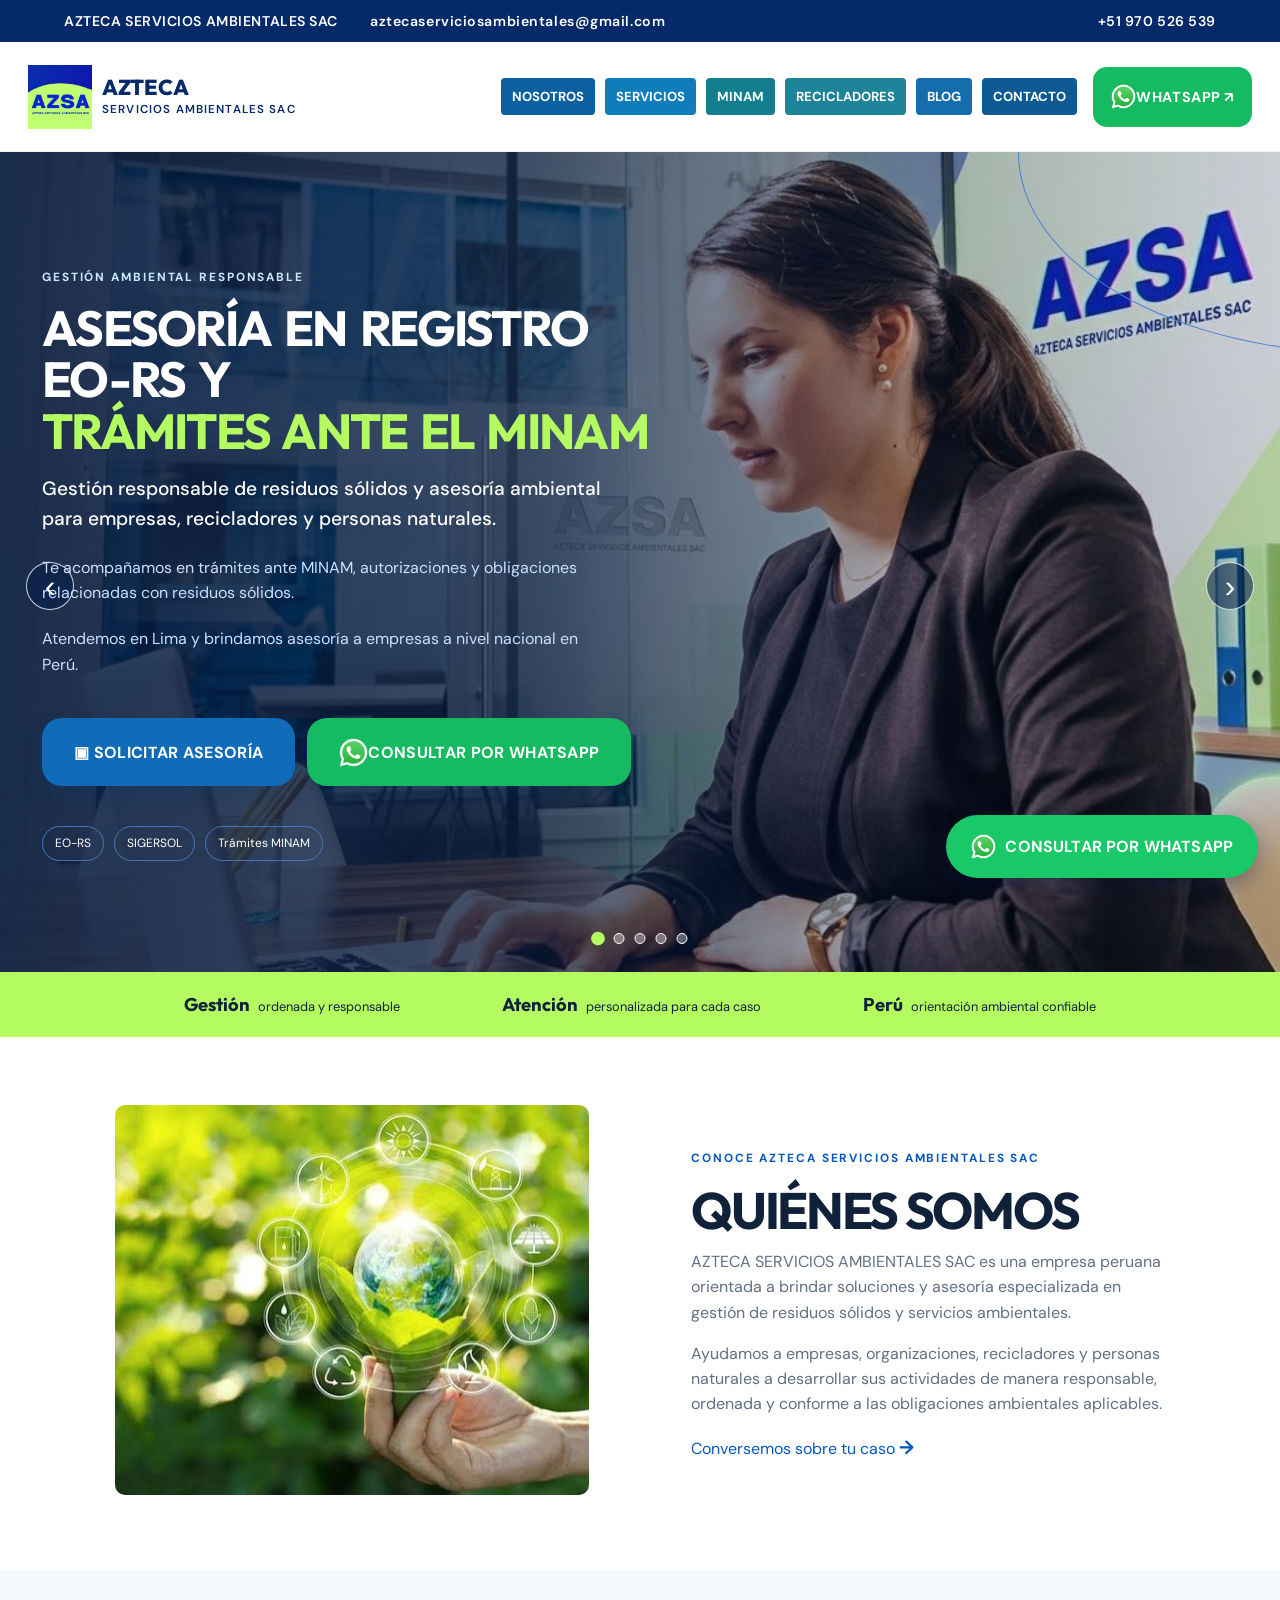
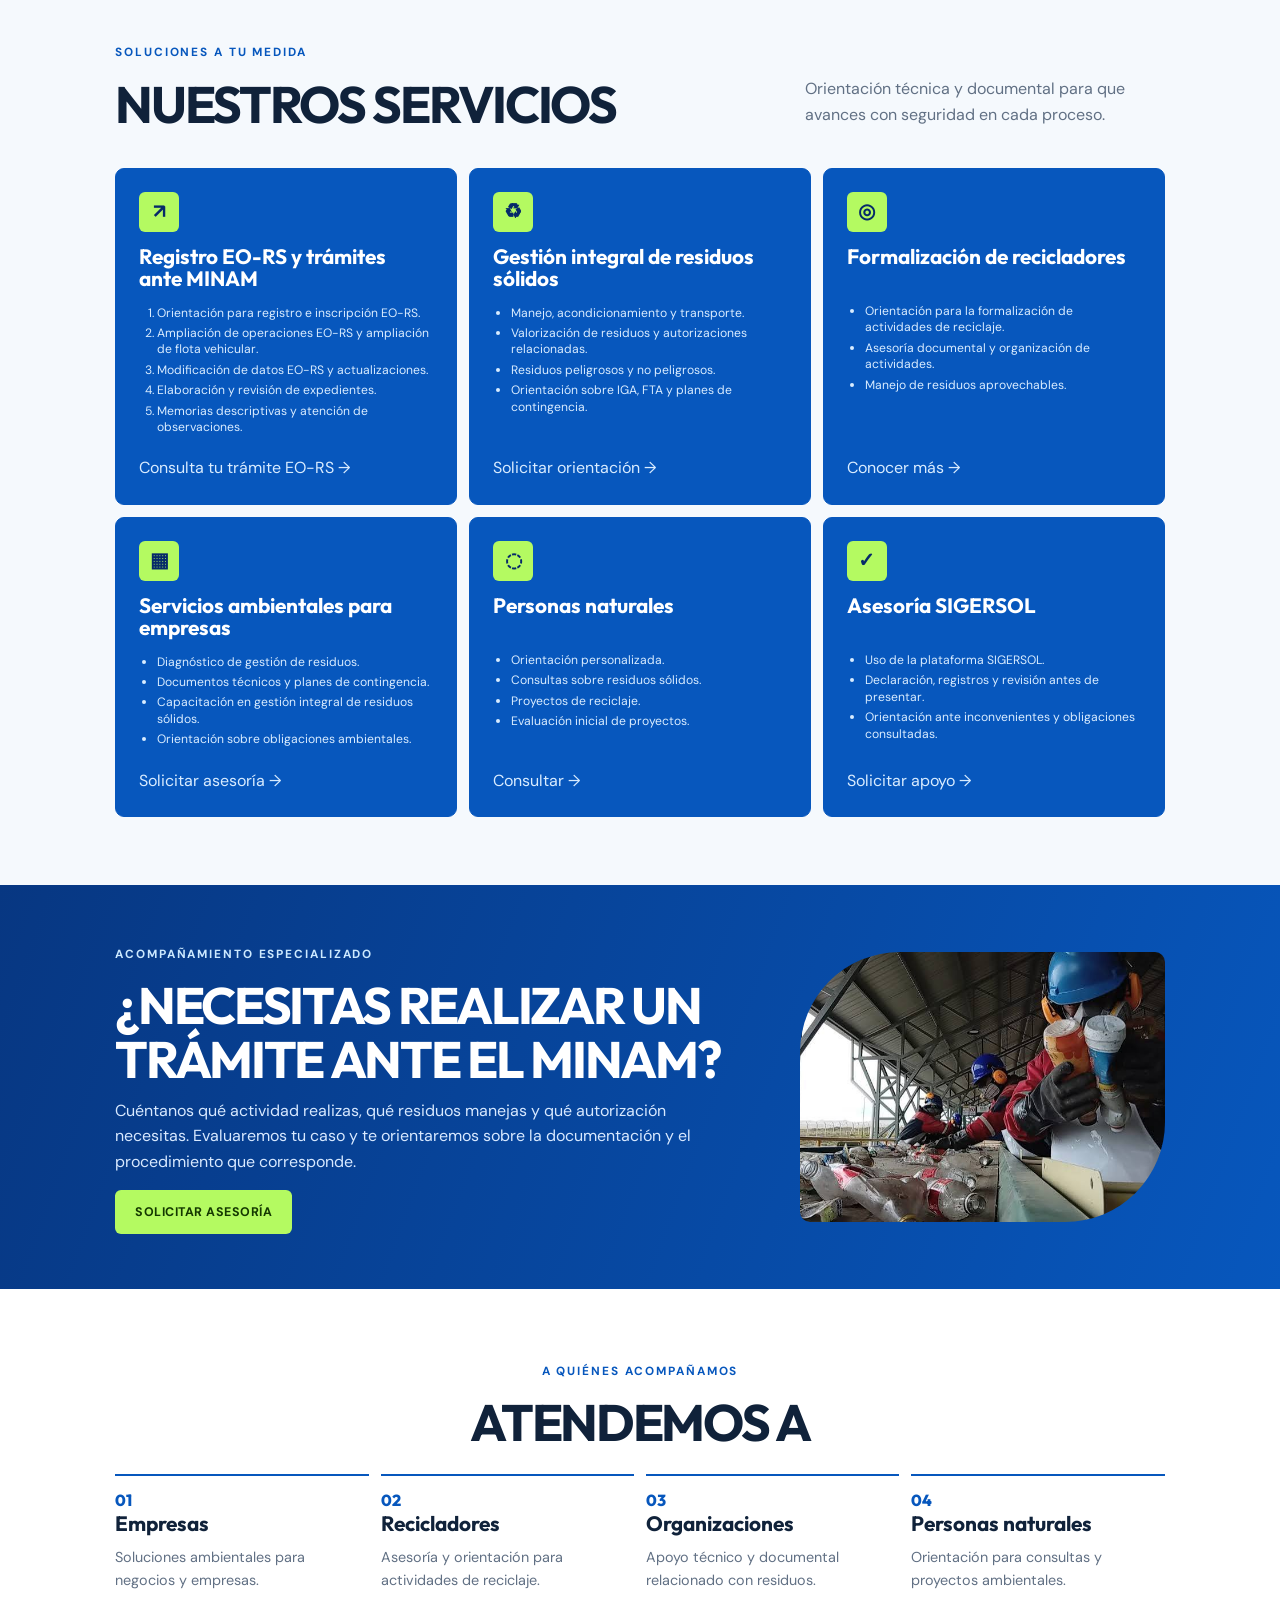
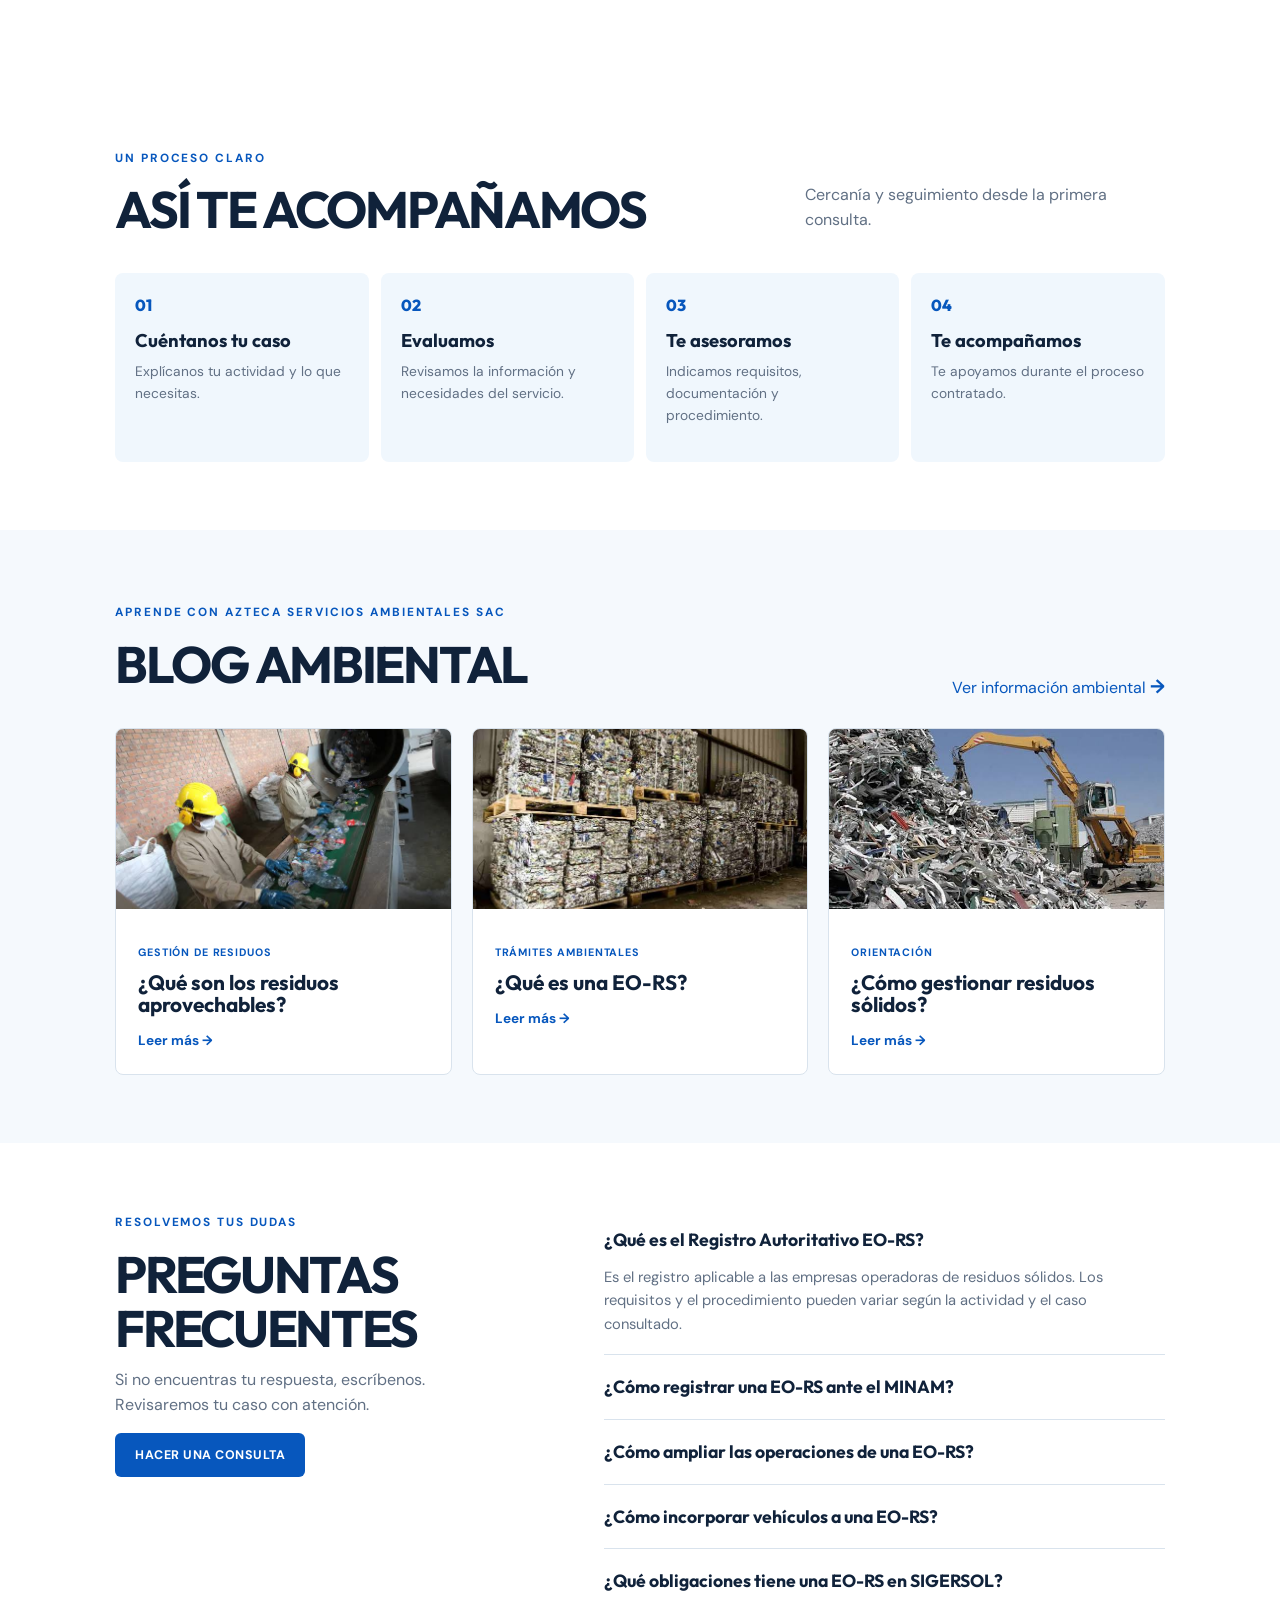
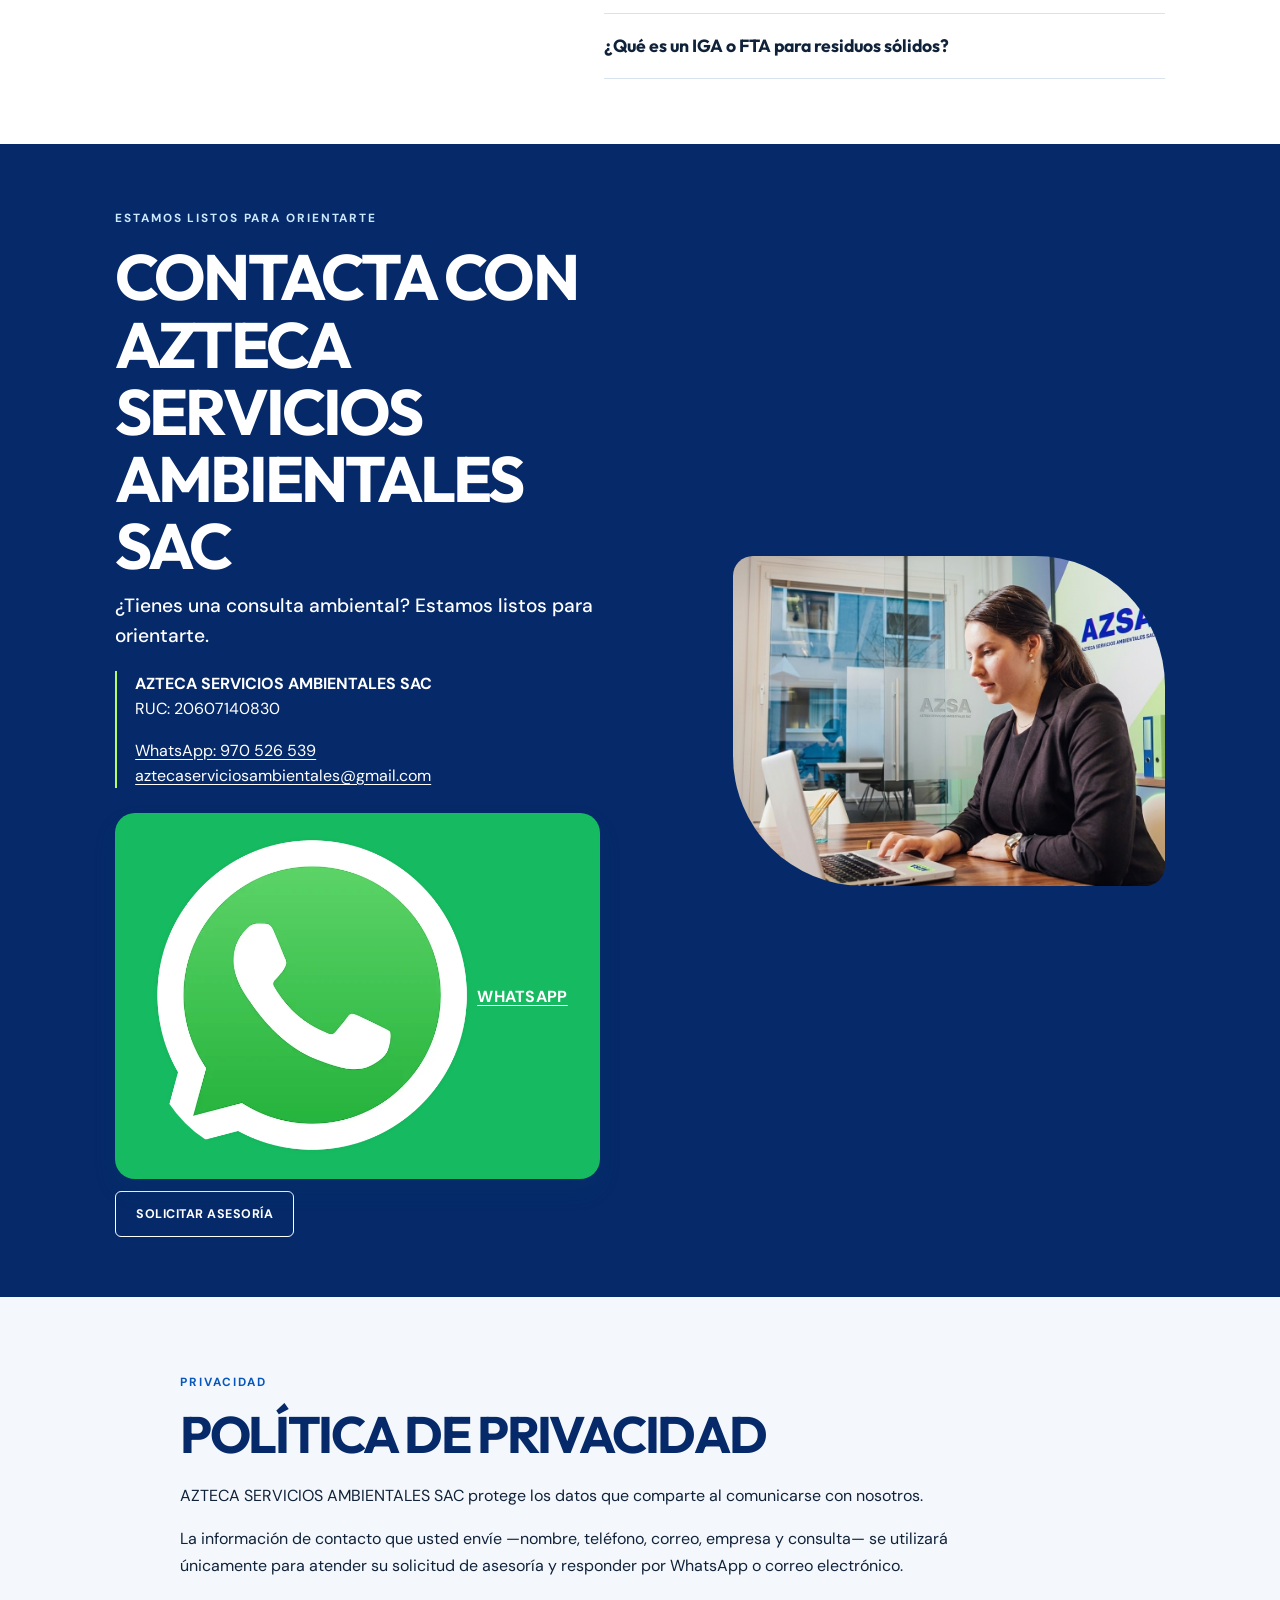
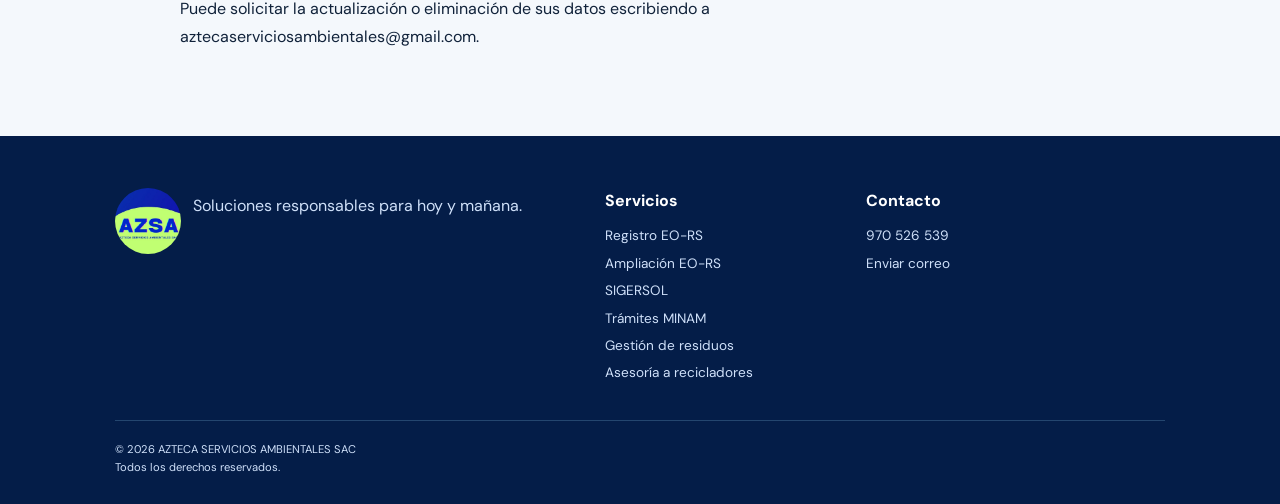
<file: index.html>
<!doctype html>
<html lang="es">
<head>
  <script type="text/javascript">
  (function(c,l,a,r,i,t,y){
      c[a]=c[a]||function(){(c[a].q=c[a].q||[]).push(arguments)};
      t=l.createElement(r);t.async=1;t.src="https://www.clarity.ms/tag/"+i;
      y=l.getElementsByTagName(r)[0];y.parentNode.insertBefore(t,y);
  })(window, document, "clarity", "script", "ye6p9t5ojd");
</script>
  <meta charset="utf-8"><meta name="viewport" content="width=device-width,initial-scale=1">
  <meta name="description" content="Asesoría ambiental en Perú para trámites ante MINAM, Registro EO-RS, SIGERSOL y gestión de residuos sólidos. Solicita orientación a AZSA.">
  <meta name="robots" content="index, follow">
  <meta name="theme-color" content="#062a69">
  <meta property="og:type" content="website">
  <meta property="og:locale" content="es_PE">
  <meta property="og:site_name" content="AZTECA SERVICIOS AMBIENTALES SAC">
  <meta property="og:title" content="Asesoría Ambiental en Perú | MINAM, EO-RS y SIGERSOL | AZSA">
  <meta property="og:description" content="Asesoría ambiental en Perú para trámites MINAM, Registro EO-RS, SIGERSOL y gestión de residuos sólidos.">
  <meta property="og:url" content="https://azsa.pe/">
  <meta property="og:image" content="https://azsa.pe/hero-azsa.jpg">
  <meta name="twitter:card" content="summary_large_image">
  <meta name="twitter:title" content="Asesoría Ambiental en Perú | MINAM, EO-RS y SIGERSOL | AZSA">
  <meta name="twitter:description" content="Asesoría ambiental en Perú para trámites MINAM, Registro EO-RS, SIGERSOL y gestión de residuos sólidos.">
  <link rel="canonical" href="https://azsa.pe/">
  <meta name="twitter:image" content="https://azsa.pe/hero-azsa.jpg">
  <title>Asesoría Ambiental en Perú | MINAM, EO-RS y SIGERSOL | AZSA</title>
  <script type="application/ld+json">
    {
      "@context": "https://schema.org",
      "@graph": [
        {"@type":"WebSite","@id":"https://azsa.pe/#website","url":"https://azsa.pe/","name":"AZTECA SERVICIOS AMBIENTALES SAC","inLanguage":"es-PE","publisher":{"@id":"https://azsa.pe/#organization"}},
        {"@type":"ProfessionalService","@id":"https://azsa.pe/#organization","name":"AZTECA SERVICIOS AMBIENTALES S.A.C.","alternateName":"AZSA","url":"https://azsa.pe/","description":"Asesoría ambiental para Registro EO-RS, trámites ante el MINAM, SIGERSOL y gestión de residuos sólidos en Perú.","logo":"https://azsa.pe/azsa-logo.png","image":"https://azsa.pe/hero-azsa.jpg","telephone":"+51970526539","email":"aztecaserviciosambientales@gmail.com","contactPoint":{"@type":"ContactPoint","telephone":"+51970526539","contactType":"customer service","availableLanguage":"Spanish"},"areaServed":{"@type":"Country","name":"Perú"},"sameAs":["https://wa.me/51970526539"]},
        {"@type":"FAQPage","mainEntity":[
          {"@type":"Question","name":"¿Qué es el Registro Autoritativo EO-RS?","acceptedAnswer":{"@type":"Answer","text":"Es el registro aplicable a las empresas operadoras de residuos sólidos. Los requisitos y el procedimiento pueden variar según la actividad y el caso consultado."}},
          {"@type":"Question","name":"¿Cómo registrar una EO-RS ante el MINAM?","acceptedAnswer":{"@type":"Answer","text":"El proceso requiere revisar la actividad, los documentos y los requisitos aplicables. AZSA brinda orientación técnica y documental para organizar la consulta y el expediente."}},
          {"@type":"Question","name":"¿Cómo ampliar las operaciones de una EO-RS?","acceptedAnswer":{"@type":"Answer","text":"La información requerida depende del alcance de la ampliación. Se recomienda evaluar previamente la actividad y la documentación correspondiente."}},
          {"@type":"Question","name":"¿Cómo incorporar vehículos a una EO-RS?","acceptedAnswer":{"@type":"Answer","text":"La ampliación de flota requiere revisar el cambio solicitado y la documentación aplicable antes de presentar el trámite."}},
          {"@type":"Question","name":"¿Qué obligaciones tiene una EO-RS en SIGERSOL?","acceptedAnswer":{"@type":"Answer","text":"Las obligaciones dependen de la actividad y los registros que correspondan. AZSA orienta sobre el uso de SIGERSOL y la revisión de información antes de presentarla."}},
          {"@type":"Question","name":"¿Qué es un IGA o FTA para residuos sólidos?","acceptedAnswer":{"@type":"Answer","text":"Son instrumentos o documentos ambientales cuya aplicación debe evaluarse según el proyecto y la normativa correspondiente. La orientación no garantiza la aprobación de una autoridad."}}
        ]}
      ]
    }
  </script>
  <link rel="stylesheet" href="styles.css"><style>.service-list{font-size:.78rem;line-height:1.35;padding-left:18px;margin:0 0 16px;color:#d9ecff}.service-list li{margin:4px 0}.brand small{font-size:.72rem;letter-spacing:.1em;margin-top:5px}.hero h1{letter-spacing:-.035em;word-spacing:.13em;max-width:800px}.hero h1 em{word-spacing:.1em}.hero{min-height:535px;padding-top:58px;padding-bottom:52px}.section{padding-top:68px;padding-bottom:68px}.service-grid{gap:12px}.service{background:var(--blue);color:#fff;border-color:var(--blue);min-height:270px;padding:23px}.service .icon{background:var(--lime);color:var(--navy);margin-bottom:14px}.service p,.service .card-link{color:#d9ecff}.service-list{font-size:.76rem}.service:not(.featured) .service-list{color:#d9ecff}.service h3{min-height:42px}.audience{margin-top:24px;gap:12px}.audience div{padding-top:12px}.steps{gap:12px}.steps article{padding:20px}.section-heading{margin-bottom:25px}.trust{padding-top:18px;padding-bottom:18px}.minam{padding-top:55px;padding-bottom:55px}.faq{padding-top:65px;padding-bottom:65px}summary:after{display:none}.faq summary{padding-right:10px}.contact{padding-top:60px;padding-bottom:60px}</style>
  <style>
    .topline {
      min-height: 42px;
      display: flex;
      align-items: center;
      gap: 32px;
      padding: 9px max(5vw, 30px);
      background: #062a69;
      color: #fff;
      font: 600 .88rem 'DM Sans';
      letter-spacing: .04em;
    }

    .topline a { color: inherit; }
    .topline a:last-child { margin-left: auto; }

    .header {
      height: 110px;
      gap: 36px;
      padding: 14px max(5vw, 30px);
    }

    .brand { font-size: 1.7rem; }
    .brand img { width: 76px; height: 76px; border-radius: 0; }
    .brand small { font-size: .72rem; }
    .header nav { gap: 28px; font-size: 1rem; }
    .header nav a {
      padding: 15px 18px;
      border-radius: 4px;
      color: #fff;
      line-height: 1;
    }
    .header nav a:nth-child(1) { background: #0b609f; }
    .header nav a:nth-child(2) { background: #0e7dba; }
    .header nav a:nth-child(3) { background: #147e91; }
    .header nav a:nth-child(4) { background: #1d8499; }
    .header nav a:nth-child(5) { background: #156dae; }
    .header nav a:nth-child(6) { background: #0d5a94; }

    .header-cta {
      min-height: 60px;
      background: #16bb61;
      color: #fff;
      padding: 19px 28px;
      border-radius: 14px;
      font-size: 1.05rem;
      letter-spacing: .04em;
      position: relative;
      overflow: hidden;
      animation: whatsappPulse 2.2s ease-in-out infinite;
    }

    .hero .actions .button,
    .contact .actions .button-lime {
      min-height: 68px;
      padding: 18px 32px;
      border: 0;
      border-radius: 20px;
      color: #fff;
      font-size: 1rem;
      letter-spacing: .02em;
      background: #106bb8;
      box-shadow: 0 12px 20px rgba(6, 54, 110, .22);
    }

    .hero .actions .button-accent,
    .contact .actions .button-lime { background: #106bb8; }

    .hero .actions .button-outline,
    .contact .actions .button-lime {
      background: #16bb61;
      position: relative;
      overflow: hidden;
      animation: whatsappPulse 2.2s ease-in-out infinite;
    }

    .header-cta::after,
    .hero .actions .button-outline::after,
    .contact .actions .button-lime::after,
    .whatsapp::after {
      content: '';
      position: absolute;
      inset: 0;
      background: linear-gradient(110deg, transparent 28%, rgba(255,255,255,.42) 48%, transparent 68%);
      transform: translateX(-120%);
      animation: whatsappShine 2.8s ease-in-out infinite;
      pointer-events: none;
    }

    .whatsapp {
      display: inline-flex;
      align-items: center;
      gap: 9px;
      padding: 19px 25px;
      background: #19c866;
      color: #fff;
      font-size: 1rem;
      letter-spacing: .01em;
      position: fixed;
      overflow: hidden;
      animation: whatsappPulse 2.2s ease-in-out infinite;
    }

    .whatsapp span { display: inline; }

    .whatsapp-icon {
      width: 25px;
      height: 25px;
      flex: 0 0 25px;
      object-fit: contain;
    }

    .hero .actions .whatsapp-icon { width: 29px; height: 29px; flex-basis: 29px; }

    @keyframes whatsappPulse {
      0%, 100% { box-shadow: 0 8px 22px rgba(13, 117, 58, .32); transform: scale(1); }
      50% { box-shadow: 0 10px 30px rgba(31, 210, 102, .72); transform: scale(1.045); }
    }

    @keyframes whatsappShine {
      0%, 42% { transform: translateX(-120%); }
      68%, 100% { transform: translateX(120%); }
    }

    .hero .actions .button:hover,
    .contact .actions .button-lime:hover { filter: brightness(1.08); }

    .hero {
      display: block;
      min-height: 820px;
      padding: 0;
      position: relative;
      isolation: isolate;
      overflow: hidden;
      background: var(--navy);
    }

    .hero-carousel,
    .hero-carousel-track,
    .hero-slide,
    .hero-carousel-overlay { position: absolute; inset: 0; }
    .hero-carousel { z-index: 0; }
    .hero-slide { width: 100%; height: 100%; object-fit: cover; opacity: 0; transition: opacity .75s ease; }
    .hero-slide.is-active { opacity: 1; }
    .hero-carousel-overlay { background: linear-gradient(90deg, rgba(2, 24, 61, .88) 0%, rgba(2, 24, 61, .70) 42%, rgba(2, 24, 61, .22) 75%, rgba(2, 24, 61, .12) 100%); pointer-events: none; }
    .hero-copy { position: relative; z-index: 2; min-height: 820px; max-width: 850px; padding: 92px max(6vw, 42px); display: flex; flex-direction: column; justify-content: center; }
    .hero h1 { font-size: clamp(2.45rem, 3.85vw, 4.9rem); max-width: 640px; }
    .hero-carousel-control { position: absolute; z-index: 3; top: 50%; width: 48px; height: 48px; border: 1px solid rgba(255,255,255,.78); border-radius: 50%; background: rgba(3, 29, 72, .55); color: #fff; font-size: 2rem; line-height: 1; display: grid; place-items: center; cursor: pointer; transition: background .2s, transform .2s; }
    .hero-carousel-control:hover, .hero-carousel-control:focus-visible { background: rgba(6, 87, 189, .92); transform: scale(1.07); outline: 3px solid var(--lime); outline-offset: 3px; }
    .hero-carousel-prev { left: 26px; }
    .hero-carousel-next { right: 26px; }
    .hero-carousel-dots { position: absolute; z-index: 3; left: 50%; bottom: 28px; transform: translateX(-50%); display: flex; gap: 10px; }
    .hero-carousel-dot { width: 11px; height: 11px; padding: 0; border: 1px solid #fff; border-radius: 50%; background: rgba(255,255,255,.35); cursor: pointer; transition: transform .2s, background .2s; }
    .hero-carousel-dot.is-active { background: var(--lime); border-color: var(--lime); transform: scale(1.25); }

    .contact > img {
      object-position: center;
      opacity: 1;
    }

    .privacy {
      padding: 70px max(9vw, 38px);
      background: #f4f8fc;
      color: #10223a;
    }

    .privacy-inner { max-width: 920px; margin: 0 auto; }
    .privacy h2 { margin: 8px 0 20px; color: #062a69; }
    .privacy p { max-width: 780px; line-height: 1.7; }
    .privacy-consent {
      display: flex;
      align-items: flex-start;
      gap: 10px;
      margin: 16px 0;
      font-size: .9rem;
      line-height: 1.4;
    }
    .privacy-consent input { width: auto; margin-top: 3px; }
    .privacy-consent a { color: #0768b4; font-weight: 700; text-decoration: underline; }

    @media (min-width: 901px) and (max-width: 1280px) {
      .header { gap: 16px; padding-inline: 28px; }
      .brand { font-size: 1.35rem; }
      .brand img { width: 64px; height: 64px; }
      .header nav { gap: 10px; font-size: .82rem; }
      .header nav a { padding: 12px 11px; }
      .header-cta { padding: 16px 18px; font-size: .9rem; }
      .hero-copy { padding-inline: 42px; }
    }

    @media (max-width: 900px) {
      .topline { gap: 18px; padding-inline: 28px; font-size: .76rem; }
      .header { height: 92px; padding-inline: 28px; }
      .brand { font-size: 1.35rem; }
      .brand img { width: 62px; height: 62px; }
      .header-cta { display: none; }
      .menu-toggle { display: block; }
      .header nav.open {
        top: 92px;
        gap: 10px;
        padding: 18px 28px 24px;
        box-shadow: 0 12px 24px rgba(4, 29, 72, .16);
      }
      .header nav.open a { width: 100%; padding: 15px 18px; }
      .hero { min-height: 650px; }
      .hero-copy { min-height: 650px; padding: 72px max(7vw, 34px); }
      .hero h1 { font-size: clamp(3.1rem, 8vw, 5.4rem); }
      .hero-carousel-overlay { background: linear-gradient(90deg, rgba(2, 24, 61, .88), rgba(2, 24, 61, .52)); }
      .trust { gap: 18px 34px; justify-content: flex-start; flex-wrap: wrap; }
      .section-heading { align-items: flex-start; }
    }

    @media (max-width: 560px) {
      .hero .actions .button { width: 100%; }
      .topline { gap: 6px 14px; min-height: 56px; flex-wrap: wrap; font-size: .68rem; }
      .topline a:last-child { margin-left: 0; }
      .header { height: 84px; }
      .brand img { width: 54px; height: 54px; }
      .header-cta { padding: 14px 18px; font-size: .84rem; }
      .header nav a { padding: 11px 14px; }
      .hero { min-height: 680px; }
      .hero-copy { min-height: 680px; padding: 54px 22px 100px; }
      .hero h1 { font-size: clamp(2.1rem, 10vw, 3rem); }
      .hero .lead { font-size: 1rem; }
      .hero-copy > p:not(.eyebrow):not(.lead) { font-size: .9rem; }
      .hero-carousel-control { top: auto; bottom: 20px; width: 42px; height: 42px; font-size: 1.7rem; }
      .hero-carousel-prev { left: 22px; }
      .hero-carousel-next { right: 22px; }
      .hero-carousel-dots { bottom: 36px; gap: 8px; }
      .header nav.open { top: 84px; padding-inline: 18px; }
      .section-heading { display: block; }
      .whatsapp { width: auto; height: auto; padding: 16px 18px; font-size: .82rem; }
    }
  </style>
</head>
<body>
  <header class="header"><a class="brand" href="#inicio"><img src="azsa-logo.png" alt="Logo AZTECA SERVICIOS AMBIENTALES SAC" width="424" height="424" decoding="async"><span>AZTECA <small>SERVICIOS AMBIENTALES SAC</small></span></a><button class="menu-toggle" aria-label="Abrir menú">☰</button><nav><a href="#nosotros">Nosotros</a><a href="#servicios">Servicios</a><a href="#minam">MINAM</a><a href="#recicladores">Recicladores</a><a href="#blog">Blog</a></nav><a class="button button-light header-cta" target="_blank" rel="noopener" href="https://wa.me/51970526539?text=Hola%20AZTECA%20SERVICIOS%20AMBIENTALES%20SAC%2C%20deseo%20realizar%20una%20consulta%20sobre%20sus%20servicios%20ambientales.">Consultar por WhatsApp</a></header>
  <main>
    <section id="inicio" class="hero">
      <div class="hero-carousel" aria-label="Galería de servicios ambientales">
        <div class="hero-carousel-track">
          <img class="hero-slide is-active" src="hero-azsa.jpg" alt="Asesora de AZTECA SERVICIOS AMBIENTALES SAC en oficina" width="1024" height="1024" decoding="async" fetchpriority="high">
          <img class="hero-slide" src="carrusel-2.jpg" alt="Gestión responsable de residuos de cobre" width="1536" height="1024" decoding="async">
          <img class="hero-slide" src="carrusel-3.jpg" alt="Planta de valorización de residuos sólidos" width="1536" height="1024" decoding="async">
          <img class="hero-slide" src="carrusel-4.jpg" alt="Orientación para trámites ambientales ante MINAM" width="1536" height="1024" decoding="async">
          <img class="hero-slide" src="carrusel-5.jpg" alt="Valorización y exportación de chatarra metálica" width="1536" height="1024" decoding="async">
        </div>
        <div class="hero-carousel-overlay" aria-hidden="true"></div>
        <button class="hero-carousel-control hero-carousel-prev" type="button" aria-label="Imagen anterior">‹</button>
        <button class="hero-carousel-control hero-carousel-next" type="button" aria-label="Imagen siguiente">›</button>
        <div class="hero-carousel-dots" role="tablist" aria-label="Seleccionar imagen de la carátula">
          <button class="hero-carousel-dot is-active" type="button" role="tab" aria-label="Mostrar imagen 1" aria-selected="true"></button>
          <button class="hero-carousel-dot" type="button" role="tab" aria-label="Mostrar imagen 2" aria-selected="false"></button>
          <button class="hero-carousel-dot" type="button" role="tab" aria-label="Mostrar imagen 3" aria-selected="false"></button>
          <button class="hero-carousel-dot" type="button" role="tab" aria-label="Mostrar imagen 4" aria-selected="false"></button>
          <button class="hero-carousel-dot" type="button" role="tab" aria-label="Mostrar imagen 5" aria-selected="false"></button>
        </div>
      </div>
      <div class="hero-copy"><p class="eyebrow">Gestión ambiental responsable</p><h1>ASESORÍA EN REGISTRO EO-RS Y <em>TRÁMITES ANTE EL MINAM</em></h1><p class="lead">Gestión responsable de residuos sólidos y asesoría ambiental para empresas, recicladores y personas naturales.</p><p>Te acompañamos en trámites ante MINAM, autorizaciones y obligaciones relacionadas con residuos sólidos.</p><p>Atendemos en Lima y brindamos asesoría a empresas a nivel nacional en Perú.</p><div class="actions"><button class="button button-accent open-modal">Solicitar asesoría</button><a class="button button-outline" href="https://wa.me/51970526539" target="_blank" rel="noopener">Consulta por WhatsApp</a></div><div class="hero-pills"><span>EO-RS</span><span>SIGERSOL</span><span>Trámites MINAM</span></div></div>
    </section>
    <section class="trust"><div><strong>Gestión</strong><span>ordenada y responsable</span></div><div><strong>Atención</strong><span>personalizada para cada caso</span></div><div><strong>Perú</strong><span>orientación ambiental confiable</span></div></section>
    <section id="nosotros" class="section split"><div class="image-frame"><img src="images (1).jpg" alt="Innovación y sostenibilidad ambiental" width="738" height="414" loading="lazy" decoding="async"></div><div><p class="eyebrow blue">Conoce AZTECA SERVICIOS AMBIENTALES SAC</p><h2>QUIÉNES SOMOS</h2><p>AZTECA SERVICIOS AMBIENTALES SAC es una empresa peruana orientada a brindar soluciones y asesoría especializada en gestión de residuos sólidos y servicios ambientales.</p><p>Ayudamos a empresas, organizaciones, recicladores y personas naturales a desarrollar sus actividades de manera responsable, ordenada y conforme a las obligaciones ambientales aplicables.</p><a class="text-link open-modal" href="#contacto">Conversemos sobre tu caso <b>→</b></a></div></section>
    <section id="servicios" class="section soft"><div class="section-heading"><div><p class="eyebrow blue">Soluciones a tu medida</p><h2>NUESTROS SERVICIOS</h2></div><p>Orientación técnica y documental para que avances con seguridad en cada proceso.</p></div><div class="service-grid">
      <article class="service featured"><span class="icon">↗</span><h3><a href="/registro-eo-rs/">Registro EO-RS y trámites ante MINAM</a></h3><ol class="service-list"><li>Orientación para registro e inscripción EO-RS.</li><li><a href="/ampliacion-modificacion-eo-rs/">Ampliación de operaciones EO-RS y ampliación de flota vehicular.</a></li><li>Modificación de datos EO-RS y actualizaciones.</li><li>Elaboración y revisión de expedientes.</li><li>Memorias descriptivas y atención de observaciones.</li></ol><button class="card-link open-modal">Consulta tu trámite EO-RS →</button></article>
      <article class="service"><span class="icon">♻</span><h3><a href="/gestion-residuos-solidos/">Gestión integral de residuos sólidos</a></h3><ul class="service-list"><li>Manejo, acondicionamiento y transporte.</li><li>Valorización de residuos y autorizaciones relacionadas.</li><li>Residuos peligrosos y no peligrosos.</li><li>Orientación sobre IGA, FTA y planes de contingencia.</li></ul><button class="card-link open-modal">Solicitar orientación →</button></article>
      <article id="recicladores" class="service"><span class="icon">◎</span><h3><a href="/asesoria-recicladores/">Formalización de recicladores</a></h3><ul class="service-list"><li>Orientación para la formalización de actividades de reciclaje.</li><li>Asesoría documental y organización de actividades.</li><li>Manejo de residuos aprovechables.</li></ul><button class="card-link open-modal">Conocer más →</button></article>
      <article class="service"><span class="icon">▦</span><h3><a href="/tramites-minam/">Servicios ambientales para empresas</a></h3><ul class="service-list"><li>Diagnóstico de gestión de residuos.</li><li>Documentos técnicos y planes de contingencia.</li><li>Capacitación en gestión integral de residuos sólidos.</li><li>Orientación sobre obligaciones ambientales.</li></ul><button class="card-link open-modal">Solicitar asesoría →</button></article>
      <article class="service"><span class="icon">◌</span><h3>Personas naturales</h3><ul class="service-list"><li>Orientación personalizada.</li><li>Consultas sobre residuos sólidos.</li><li>Proyectos de reciclaje.</li><li>Evaluación inicial de proyectos.</li></ul><button class="card-link open-modal">Consultar →</button></article>
      <article class="service"><span class="icon">✓</span><h3><a href="/sigersol/">Asesoría SIGERSOL</a></h3><ul class="service-list"><li>Uso de la plataforma SIGERSOL.</li><li>Declaración, registros y revisión antes de presentar.</li><li>Orientación ante inconvenientes y obligaciones consultadas.</li></ul><button class="card-link open-modal">Solicitar apoyo →</button></article>
    </div></section>
    <section id="minam" class="minam"><div><p class="eyebrow">Acompañamiento especializado</p><h2>¿NECESITAS REALIZAR UN TRÁMITE ANTE EL MINAM?</h2><p>Cuéntanos qué actividad realizas, qué residuos manejas y qué autorización necesitas. Evaluaremos tu caso y te orientaremos sobre la documentación y el procedimiento que corresponde.</p><button class="button button-lime open-modal">Solicitar asesoría</button></div><img src="imagenes 2.jpg" alt="Clasificación profesional de residuos reciclables" width="649" height="472" loading="lazy" decoding="async"></section>
    <section class="section"><p class="eyebrow blue center">A quiénes acompañamos</p><h2 class="center">ATENDEMOS A</h2><div class="audience"><div><b>01</b><h3>Empresas</h3><p>Soluciones ambientales para negocios y empresas.</p></div><div><b>02</b><h3>Recicladores</h3><p>Asesoría y orientación para actividades de reciclaje.</p></div><div><b>03</b><h3>Organizaciones</h3><p>Apoyo técnico y documental relacionado con residuos.</p></div><div><b>04</b><h3>Personas naturales</h3><p>Orientación para consultas y proyectos ambientales.</p></div></div></section>
    <section class="section process"><div class="section-heading"><div><p class="eyebrow blue">Un proceso claro</p><h2>ASÍ TE ACOMPAÑAMOS</h2></div><p>Cercanía y seguimiento desde la primera consulta.</p></div><div class="steps"><article><span>01</span><h3>Cuéntanos tu caso</h3><p>Explícanos tu actividad y lo que necesitas.</p></article><article><span>02</span><h3>Evaluamos</h3><p>Revisamos la información y necesidades del servicio.</p></article><article><span>03</span><h3>Te asesoramos</h3><p>Indicamos requisitos, documentación y procedimiento.</p></article><article><span>04</span><h3>Te acompañamos</h3><p>Te apoyamos durante el proceso contratado.</p></article></div></section>
    <section id="blog" class="section soft"><div class="section-heading"><div><p class="eyebrow blue">Aprende con AZTECA SERVICIOS AMBIENTALES SAC</p><h2>BLOG AMBIENTAL</h2></div><a class="text-link" href="#contacto">Ver información ambiental <b>→</b></a></div><div class="blog-grid"><article><img src="images 5.jpg" alt="Proceso de reciclaje de plástico" width="678" height="452" loading="lazy" decoding="async"><div><small>GESTIÓN DE RESIDUOS</small><h3>¿Qué son los residuos aprovechables?</h3><a href="#contacto">Leer más →</a></div></article><article><img src="images 3.jpg" alt="Material reciclable compactado" width="680" height="451" loading="lazy" decoding="async"><div><small>TRÁMITES AMBIENTALES</small><h3>¿Qué es una EO-RS?</h3><a href="#contacto">Leer más →</a></div></article><article><img src="images 4.jpg" alt="Valorización de residuos metálicos" width="605" height="330" loading="lazy" decoding="async"><div><small>ORIENTACIÓN</small><h3>¿Cómo gestionar residuos sólidos?</h3><a href="#contacto">Leer más →</a></div></article></div></section>
    <section class="section faq"><div><p class="eyebrow blue">Resolvemos tus dudas</p><h2>PREGUNTAS FRECUENTES</h2><p>Si no encuentras tu respuesta, escríbenos. Revisaremos tu caso con atención.</p><button class="button button-blue open-modal">Hacer una consulta</button></div><div class="accordion"><details open><summary>¿Qué es el Registro Autoritativo EO-RS?</summary><p>Es el registro aplicable a las empresas operadoras de residuos sólidos. Los requisitos y el procedimiento pueden variar según la actividad y el caso consultado.</p></details><details><summary>¿Cómo registrar una EO-RS ante el MINAM?</summary><p>El proceso requiere revisar la actividad, los documentos y los requisitos aplicables. Brindamos orientación técnica y documental para organizar la consulta y el expediente.</p></details><details><summary>¿Cómo ampliar las operaciones de una EO-RS?</summary><p>La información requerida depende del alcance de la ampliación. Se recomienda evaluar previamente la actividad y la documentación correspondiente.</p></details><details><summary>¿Cómo incorporar vehículos a una EO-RS?</summary><p>La ampliación de flota requiere revisar el cambio solicitado y la documentación aplicable antes de presentar el trámite.</p></details><details><summary>¿Qué obligaciones tiene una EO-RS en SIGERSOL?</summary><p>Las obligaciones dependen de la actividad y los registros que correspondan. Orientamos sobre el uso de SIGERSOL y la revisión de información antes de presentarla.</p></details><details><summary>¿Qué es un IGA o FTA para residuos sólidos?</summary><p>Son instrumentos o documentos ambientales cuya aplicación debe evaluarse según el proyecto y la normativa correspondiente. La orientación no garantiza la aprobación de una autoridad.</p></details></div></section>
    <section id="contacto" class="contact"><div><p class="eyebrow">Estamos listos para orientarte</p><h2>CONTACTA CON AZTECA SERVICIOS AMBIENTALES SAC</h2><p class="lead">¿Tienes una consulta ambiental? Estamos listos para orientarte.</p><div class="contact-data"><p><b>AZTECA SERVICIOS AMBIENTALES SAC</b><br>RUC: 20607140830</p><p><a href="tel:+51970526539">WhatsApp: 970 526 539</a><br><a href="mailto:aztecaserviciosambientales@gmail.com">aztecaserviciosambientales@gmail.com</a></p></div><div class="actions"><a class="button button-lime" target="_blank" rel="noopener" href="https://wa.me/51970526539">WhatsApp</a><button class="button button-outline open-modal">Solicitar asesoría</button></div></div><img src="images.jpg" alt="Botellas plásticas para valorización" width="547" height="365" loading="lazy" decoding="async"></section>
  </main>
  <footer><div class="footer-brand"><img src="azsa-logo.png" alt="AZTECA SERVICIOS AMBIENTALES SAC" width="424" height="424" loading="lazy" decoding="async"><p>Soluciones responsables para hoy y mañana.</p></div><div><b>Servicios</b><a href="/registro-eo-rs/">Registro EO-RS</a><a href="/ampliacion-modificacion-eo-rs/">Ampliación EO-RS</a><a href="/sigersol/">SIGERSOL</a><a href="/tramites-minam/">Trámites MINAM</a><a href="/gestion-residuos-solidos/">Gestión de residuos</a><a href="/asesoria-recicladores/">Asesoría a recicladores</a></div><div><b>Contacto</b><a href="tel:+51970526539">970 526 539</a><a href="mailto:aztecaserviciosambientales@gmail.com">Enviar correo</a></div><small>© 2026 AZTECA SERVICIOS AMBIENTALES SAC<br>Todos los derechos reservados.</small></footer>
  <a class="whatsapp" target="_blank" rel="noopener" href="https://wa.me/51970526539?text=Hola%20AZTECA%20SERVICIOS%20AMBIENTALES%20SAC%2C%20deseo%20realizar%20una%20consulta%20sobre%20sus%20servicios%20ambientales." aria-label="Consultar por WhatsApp">◔ <span>Consultar por WhatsApp</span></a>
  <dialog id="contact-modal"><button class="close" aria-label="Cerrar">×</button><div class="modal-head"><p class="eyebrow blue">Consulta ambiental</p><h2>Solicita asesoría</h2><p>Cuéntanos qué necesitas y nos comunicaremos contigo.</p></div><form id="contact-form"><label>Nombre completo<input required name="nombre" placeholder="Tu nombre"></label><label>Empresa<input name="empresa" placeholder="Nombre de empresa (opcional)"></label><div class="two"><label>Teléfono<input required name="telefono" type="tel" placeholder="970 000 000"></label><label>Correo electrónico<input required name="correo" type="email" placeholder="tu@correo.com"></label></div><label>Tipo de servicio<select name="servicio"><option>Trámite MINAM</option><option>EO-RS</option><option>SIGERSOL</option><option>Asesoría para recicladores</option><option>Gestión de residuos sólidos</option><option>Otro</option></select></label><label>Cuéntanos qué necesitas<textarea name="mensaje" rows="4" placeholder="Describe brevemente tu consulta"></textarea></label><button class="button button-blue" type="submit">Enviar consulta por WhatsApp</button></form></dialog>
  <script src="script.js"></script>
  <script>
    const ctaHeader = document.querySelector('.header-cta');
    const ctaHeroButtons = document.querySelectorAll('.hero .actions .button');
    const mainNavigation = document.querySelector('.header nav');
    const heroOfficeImage = document.querySelector('.hero-media img');
    const contactOfficeImage = document.querySelector('.contact > img');
    const mainHeader = document.querySelector('.header');
    const heroTitle = document.querySelector('.hero h1');
    const brandName = document.querySelector('.header .brand span');
    const contactTitle = document.querySelector('.contact h2');
    const companyEyebrow = document.querySelector('#nosotros .eyebrow');

    const whatsappIcon = '<img class="whatsapp-icon" src="whatsapp-icon.png" alt="">';
    const contactWhatsappButton = document.querySelector('.contact .button-lime');
    const floatingWhatsappButton = document.querySelector('.whatsapp');

    if (ctaHeader) ctaHeader.innerHTML = `${whatsappIcon}<span>WHATSAPP ↗</span>`;
    if (ctaHeroButtons[0]) ctaHeroButtons[0].textContent = '▣  SOLICITAR ASESORÍA';
    if (ctaHeroButtons[1]) ctaHeroButtons[1].innerHTML = `${whatsappIcon}<span>CONSULTAR POR WHATSAPP</span>`;
    if (contactWhatsappButton) contactWhatsappButton.innerHTML = `${whatsappIcon}<span>WHATSAPP</span>`;
    if (floatingWhatsappButton) floatingWhatsappButton.innerHTML = `${whatsappIcon}<span>CONSULTAR POR WHATSAPP</span>`;
    if (heroOfficeImage) {
      heroOfficeImage.src = 'hero-azsa.jpg';
      heroOfficeImage.alt = 'Asesora de AZTECA SERVICIOS AMBIENTALES SAC en oficina';
    }
    if (contactOfficeImage) {
      contactOfficeImage.src = 'hero-azsa.jpg';
      contactOfficeImage.alt = 'Asesora de AZTECA SERVICIOS AMBIENTALES SAC en oficina';
    }
    if (heroTitle) heroTitle.innerHTML = 'ASESORÍA EN REGISTRO EO-RS Y <em>TRÁMITES ANTE EL MINAM</em>';
    if (brandName) brandName.innerHTML = 'AZTECA <small>SERVICIOS AMBIENTALES SAC</small>';
    if (contactTitle) contactTitle.innerHTML = 'CONTACTA CON<br>AZTECA SERVICIOS<br>AMBIENTALES SAC';
    if (companyEyebrow) companyEyebrow.textContent = 'Conoce AZTECA SERVICIOS AMBIENTALES SAC';
    if (mainNavigation && !mainNavigation.querySelector('a[href="#contacto"]')) {
      mainNavigation.insertAdjacentHTML('beforeend', '<a href="#contacto">Contacto</a>');
    }
    if (mainHeader && !document.querySelector('.topline')) {
      mainHeader.insertAdjacentHTML('beforebegin', '<div class="topline"><span>AZTECA SERVICIOS AMBIENTALES SAC</span><a href="mailto:aztecaserviciosambientales@gmail.com">aztecaserviciosambientales@gmail.com</a><a href="tel:+51970526539">+51 970 526 539</a></div>');
    }
    const contactForm = document.querySelector('#contact-form');
    const pageFooter = document.querySelector('footer');
    if (contactForm && !contactForm.querySelector('.privacy-consent')) {
      contactForm.insertAdjacentHTML('beforeend', '<label class="privacy-consent"><input required type="checkbox" name="privacidad"> <span>He leído y acepto la <a href="#privacidad">Política de privacidad</a>.</span></label>');
    }
    if (pageFooter && !document.querySelector('#privacidad')) {
      pageFooter.insertAdjacentHTML('beforebegin', '<section id="privacidad" class="privacy"><div class="privacy-inner"><p class="eyebrow blue">Privacidad</p><h2>POLÍTICA DE PRIVACIDAD</h2><p>AZTECA SERVICIOS AMBIENTALES SAC protege los datos que comparte al comunicarse con nosotros.</p><p>La información de contacto que usted envíe —nombre, teléfono, correo, empresa y consulta— se utilizará únicamente para atender su solicitud de asesoría y responder por WhatsApp o correo electrónico.</p><p>Puede solicitar la actualización o eliminación de sus datos escribiendo a <a href="mailto:aztecaserviciosambientales@gmail.com">aztecaserviciosambientales@gmail.com</a>.</p></div></section>');
    }
  </script>
</body></html>
</file>
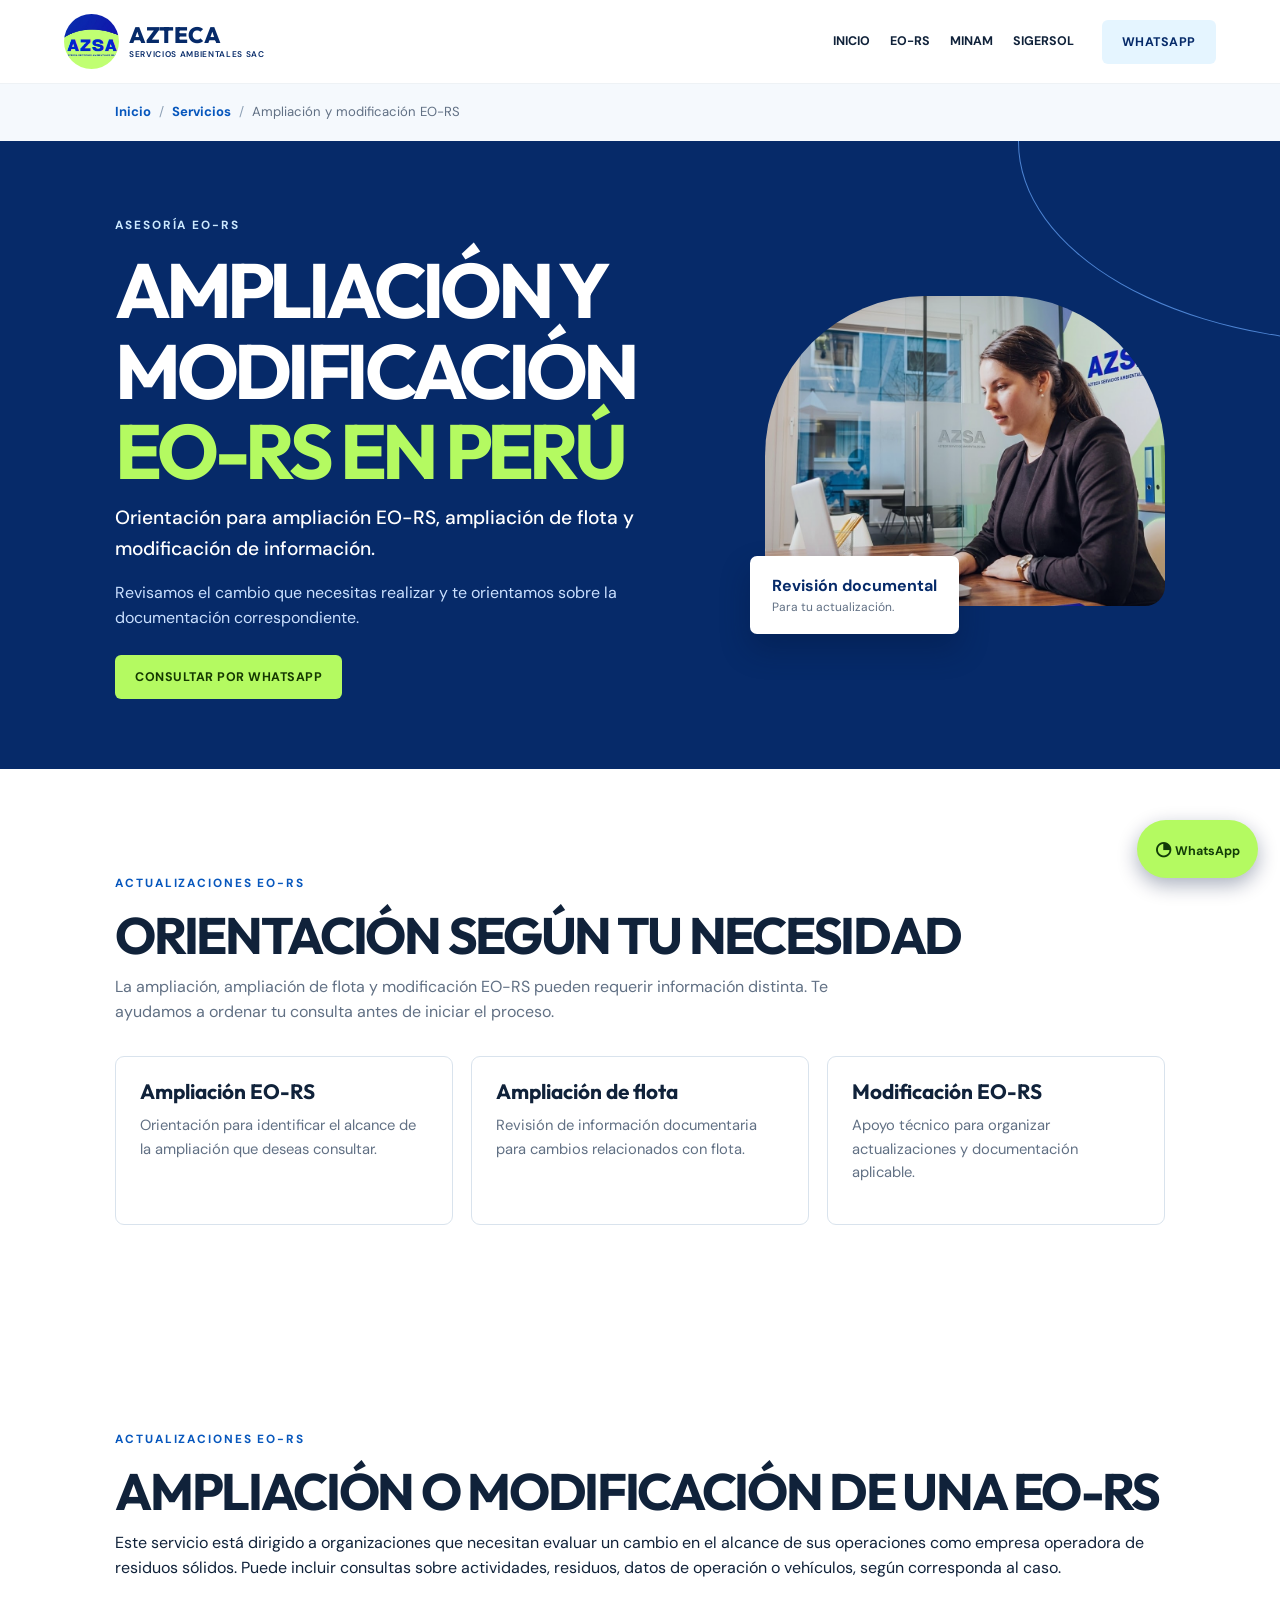
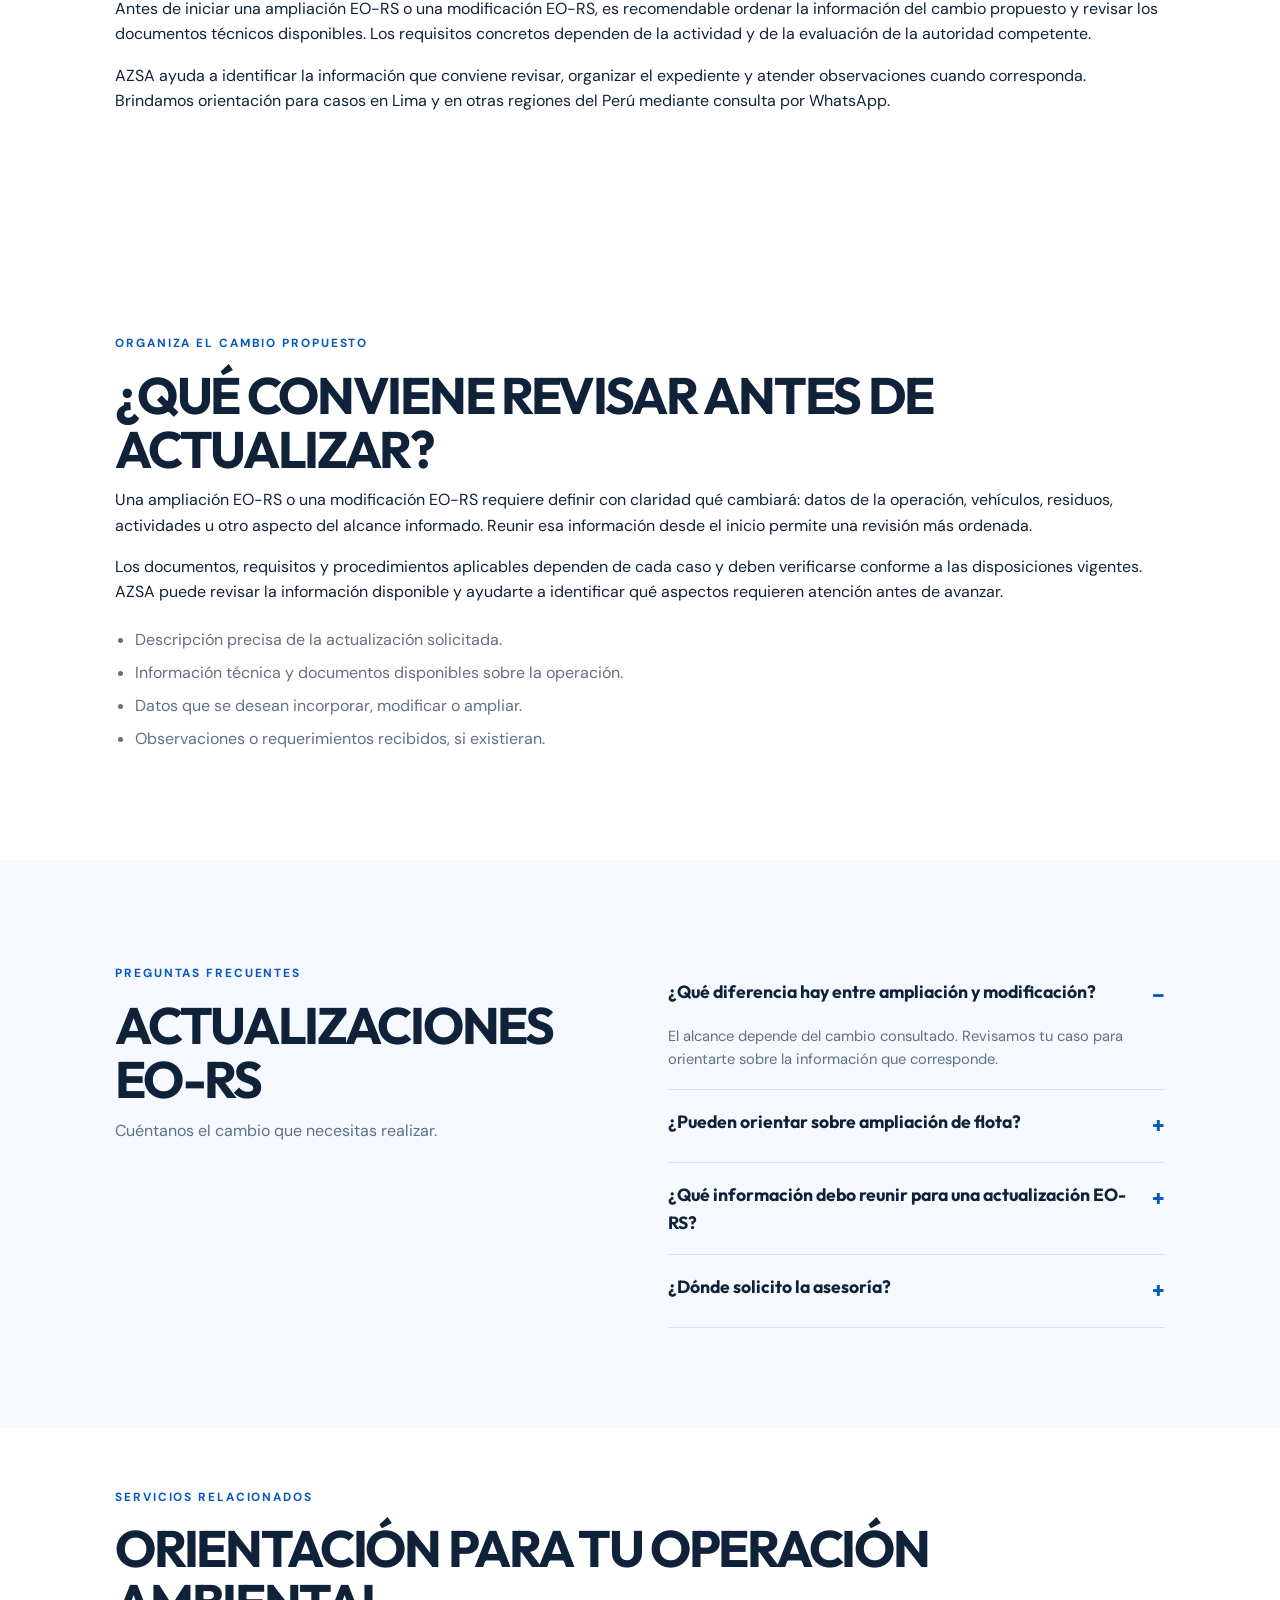
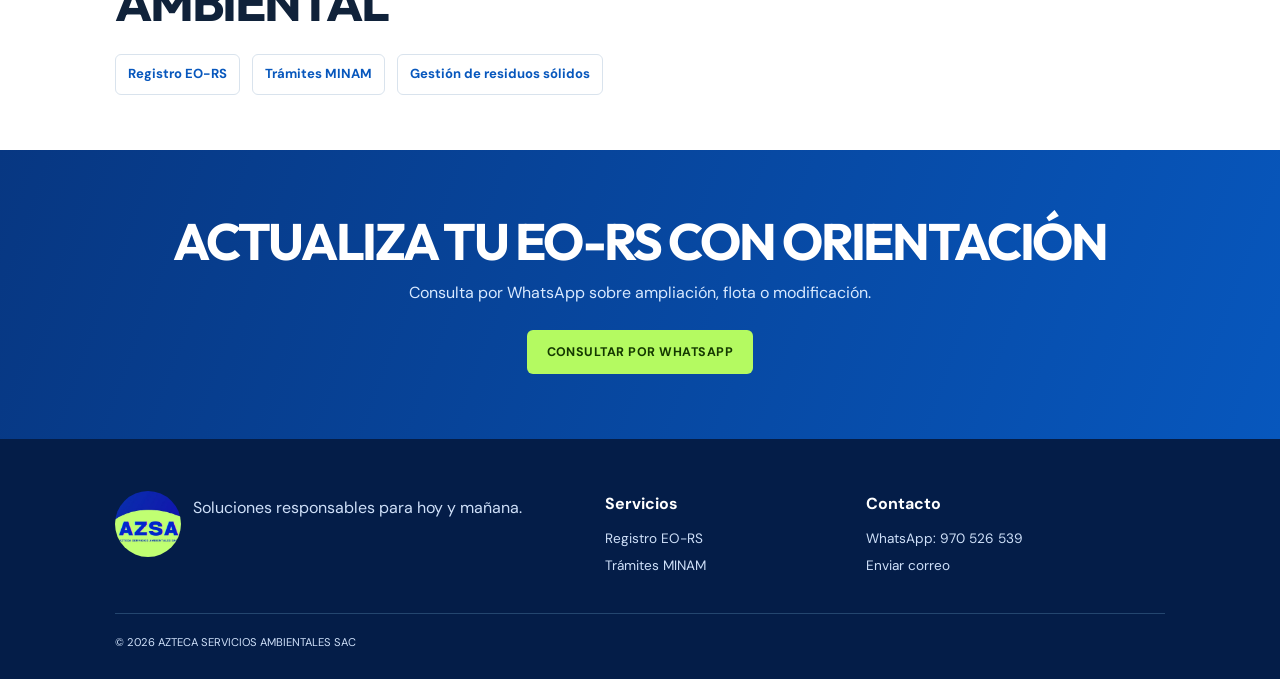
<file: ampliacion-modificacion-eo-rs/index.html>
<!doctype html>
<html lang="es">
<head>
<script>(function(c,l,a,r,i,t,y){c[a]=c[a]||function(){(c[a].q=c[a].q||[]).push(arguments)};t=l.createElement(r);t.async=1;t.src="https://www.clarity.ms/tag/"+i;y=l.getElementsByTagName(r)[0];y.parentNode.insertBefore(t,y);})(window,document,"clarity","script","ye6p9t5ojd");</script>
<meta charset="utf-8">
<meta name="viewport" content="width=device-width,initial-scale=1">
<meta name="robots" content="index, follow">
<meta name="description" content="Asesoría para ampliación y modificación EO-RS en Perú: actualización de datos, operaciones, flota o residuos y revisión documental especializada.">
<link rel="canonical" href="https://azsa.pe/ampliacion-modificacion-eo-rs/">
<meta property="og:type" content="website">
<meta property="og:locale" content="es_PE">
<meta property="og:site_name" content="AZTECA SERVICIOS AMBIENTALES S.A.C.">
<meta property="og:title" content="Ampliación y Modificación EO-RS en Perú | Asesoría AZSA">
<meta property="og:description" content="Orientación para actualización EO-RS, flota, operaciones, residuos y revisión de documentos en Perú.">
<meta property="og:url" content="https://azsa.pe/ampliacion-modificacion-eo-rs/">
<meta property="og:image" content="https://azsa.pe/hero-azsa.jpg">
<meta name="twitter:card" content="summary_large_image"><meta name="twitter:title" content="Ampliación y Modificación EO-RS en Perú | Asesoría AZSA"><meta name="twitter:description" content="Orientación para actualización EO-RS, flota, operaciones, residuos y revisión de documentos en Perú."><meta name="twitter:image" content="https://azsa.pe/hero-azsa.jpg">
<title>Ampliación y Modificación EO-RS en Perú | Asesoría AZSA</title>
<link rel="stylesheet" href="../styles.css">
<link rel="stylesheet" href="../service-page.css">
<script type="application/ld+json">{"@context":"https://schema.org","@type":"ProfessionalService","name":"AZTECA SERVICIOS AMBIENTALES SAC","url":"https://azsa.pe/ampliacion-modificacion-eo-rs/","telephone":"+51970526539","email":"aztecaserviciosambientales@gmail.com","areaServed":{"@type":"Country","name":"Perú"},"serviceType":"Asesoría para ampliación y modificación EO-RS"}</script><script type="application/ld+json">{"@context":"https://schema.org","@graph":[{"@type":"WebPage","@id":"https://azsa.pe/ampliacion-modificacion-eo-rs/#webpage","url":"https://azsa.pe/ampliacion-modificacion-eo-rs/","name":"Ampliación y Modificación EO-RS en Perú | AZSA","description":"Asesoría para ampliación y modificación EO-RS en Perú: actualización de datos, operaciones, flota o residuos con revisión documental.","inLanguage":"es-PE","isPartOf":{"@id":"https://azsa.pe/#website"}},{"@type":"Service","@id":"https://azsa.pe/ampliacion-modificacion-eo-rs/#service","name":"Asesoría para ampliación y modificación EO-RS","serviceType":"Actualización EO-RS","url":"https://azsa.pe/ampliacion-modificacion-eo-rs/","description":"Orientación para actualización de datos, operaciones, flota o residuos relacionados con EO-RS.","provider":{"@id":"https://azsa.pe/#organization"},"areaServed":{"@type":"Country","name":"Perú"}},{"@type":"BreadcrumbList","itemListElement":[{"@type":"ListItem","position":1,"name":"Inicio","item":"https://azsa.pe/"},{"@type":"ListItem","position":2,"name":"Servicios","item":"https://azsa.pe/#servicios"},{"@type":"ListItem","position":3,"name":"Ampliación y modificación EO-RS","item":"https://azsa.pe/ampliacion-modificacion-eo-rs/"}]}]}</script>
</head>
<body>
<header class="header">
<a class="brand" href="/">
<img src="../azsa-logo.png" alt="Logo AZTECA SERVICIOS AMBIENTALES SAC" width="424" height="424" decoding="async">
<span>AZTECA <small>SERVICIOS AMBIENTALES SAC</small>
</span>
</a>
<button class="menu-toggle" aria-label="Abrir menú">☰</button>
<nav>
<a href="/">Inicio</a>
<a href="/registro-eo-rs/">EO-RS</a>
<a href="/tramites-minam/">MINAM</a>
<a href="/sigersol/">SIGERSOL</a>
</nav>
<a class="button button-light header-cta" target="_blank" rel="noopener" href="https://wa.me/51970526539?text=Deseo%20consultar%20sobre%20ampliaci%C3%B3n%2C%20flota%20o%20modificaci%C3%B3n%20EO-RS.">WhatsApp</a>
</header>
<nav class="breadcrumbs" aria-label="Migas de pan"><ol><li><a href="/">Inicio</a></li><li><a href="/#servicios">Servicios</a></li><li aria-current="page">Ampliación y modificación EO-RS</li></ol></nav>
<main>
<section class="hero service-hero">
<div class="hero-copy">
<p class="eyebrow">Asesoría EO-RS</p>
<h1>AMPLIACIÓN Y MODIFICACIÓN <em>EO-RS EN PERÚ</em>
</h1>
<p class="lead">Orientación para ampliación EO-RS, ampliación de flota y modificación de información.</p>
<p>Revisamos el cambio que necesitas realizar y te orientamos sobre la documentación correspondiente.</p>
<div class="actions">
<a class="button button-accent" target="_blank" rel="noopener" href="https://wa.me/51970526539?text=Deseo%20consultar%20sobre%20ampliaci%C3%B3n%2C%20flota%20o%20modificaci%C3%B3n%20EO-RS.">Consultar por WhatsApp</a>
</div>
</div>
<div class="hero-media">
<img src="../hero-azsa.jpg" alt="Asesora ambiental de AZTECA SERVICIOS AMBIENTALES SAC" width="1024" height="1024" decoding="async">
<div class="hero-card">
<b>Revisión documental</b>
<span>Para tu actualización.</span>
</div>
</div>
</section>
<section class="section">
<p class="eyebrow blue">Actualizaciones EO-RS</p>
<h2>ORIENTACIÓN SEGÚN TU NECESIDAD</h2>
<p class="service-intro">La ampliación, ampliación de flota y modificación EO-RS pueden requerir información distinta. Te ayudamos a ordenar tu consulta antes de iniciar el proceso.</p>
<div class="benefits">
<article>
<h3>Ampliación EO-RS</h3>
<p>Orientación para identificar el alcance de la ampliación que deseas consultar.</p>
</article>
<article>
<h3>Ampliación de flota</h3>
<p>Revisión de información documentaria para cambios relacionados con flota.</p>
</article>
<article>
<h3>Modificación EO-RS</h3>
<p>Apoyo técnico para organizar actualizaciones y documentación aplicable.</p>
</article>
</div>
</section>
<section class="section">
<p class="eyebrow blue">Actualizaciones EO-RS</p>
<h2>AMPLIACIÓN O MODIFICACIÓN DE UNA EO-RS</h2>
<p>Este servicio está dirigido a organizaciones que necesitan evaluar un cambio en el alcance de sus operaciones como empresa operadora de residuos sólidos. Puede incluir consultas sobre actividades, residuos, datos de operación o vehículos, según corresponda al caso.</p>
<p>Antes de iniciar una ampliación EO-RS o una modificación EO-RS, es recomendable ordenar la información del cambio propuesto y revisar los documentos técnicos disponibles. Los requisitos concretos dependen de la actividad y de la evaluación de la autoridad competente.</p>
<p>AZSA ayuda a identificar la información que conviene revisar, organizar el expediente y atender observaciones cuando corresponda. Brindamos orientación para casos en Lima y en otras regiones del Perú mediante consulta por WhatsApp.</p>
</section>
<section class="section alt"><p class="eyebrow blue">Organiza el cambio propuesto</p><h2>¿QUÉ CONVIENE REVISAR ANTES DE ACTUALIZAR?</h2><p>Una ampliación EO-RS o una modificación EO-RS requiere definir con claridad qué cambiará: datos de la operación, vehículos, residuos, actividades u otro aspecto del alcance informado. Reunir esa información desde el inicio permite una revisión más ordenada.</p><p>Los documentos, requisitos y procedimientos aplicables dependen de cada caso y deben verificarse conforme a las disposiciones vigentes. AZSA puede revisar la información disponible y ayudarte a identificar qué aspectos requieren atención antes de avanzar.</p><ul class="service-listing"><li>Descripción precisa de la actualización solicitada.</li><li>Información técnica y documentos disponibles sobre la operación.</li><li>Datos que se desean incorporar, modificar o ampliar.</li><li>Observaciones o requerimientos recibidos, si existieran.</li></ul></section>
<section class="section soft faq">
<div>
<p class="eyebrow blue">Preguntas frecuentes</p>
<h2>ACTUALIZACIONES EO-RS</h2>
<p>Cuéntanos el cambio que necesitas realizar.</p>
</div>
<div class="accordion">
<details open>
<summary>¿Qué diferencia hay entre ampliación y modificación?</summary>
<p>El alcance depende del cambio consultado. Revisamos tu caso para orientarte sobre la información que corresponde.</p>
</details>
<details>
<summary>¿Pueden orientar sobre ampliación de flota?</summary>
<p>Sí. Brindamos orientación técnica y documental para ampliación de flota EO-RS.</p>
</details>
<details>
<summary>¿Qué información debo reunir para una actualización EO-RS?</summary>
<p>Conviene tener una descripción del cambio, los datos de la operación y los documentos técnicos disponibles. Los requisitos específicos se confirman según el caso.</p>
</details>
<details>
<summary>¿Dónde solicito la asesoría?</summary>
<p>Escríbenos por WhatsApp con una breve descripción de tu necesidad.</p>
</details>
</div>
</section>
<section class="section related-services"><p class="eyebrow blue">Servicios relacionados</p><h2>ORIENTACIÓN PARA TU OPERACIÓN AMBIENTAL</h2><div class="internal-links"><a href="/registro-eo-rs/">Registro EO-RS</a><a href="/tramites-minam/">Trámites MINAM</a><a href="/gestion-residuos-solidos/">Gestión de residuos sólidos</a></div></section>
<section class="service-cta">
<h2>ACTUALIZA TU EO-RS CON ORIENTACIÓN</h2>
<p>Consulta por WhatsApp sobre ampliación, flota o modificación.</p>
<a class="button" target="_blank" rel="noopener" href="https://wa.me/51970526539?text=Deseo%20consultar%20sobre%20ampliaci%C3%B3n%2C%20flota%20o%20modificaci%C3%B3n%20EO-RS.">Consultar por WhatsApp</a>
</section>
</main>
<footer>
<div class="footer-brand">
<img src="../azsa-logo.png" alt="AZTECA SERVICIOS AMBIENTALES SAC" width="424" height="424" loading="lazy" decoding="async">
<p>Soluciones responsables para hoy y mañana.</p>
</div>
<div>
<b>Servicios</b>
<a href="/registro-eo-rs/">Registro EO-RS</a>
<a href="/tramites-minam/">Trámites MINAM</a>
</div>
<div>
<b>Contacto</b>
<a href="https://wa.me/51970526539">WhatsApp: 970 526 539</a>
<a href="mailto:aztecaserviciosambientales@gmail.com">Enviar correo</a>
</div>
<small>© 2026 AZTECA SERVICIOS AMBIENTALES SAC</small>
</footer>
<a class="whatsapp" target="_blank" rel="noopener" href="https://wa.me/51970526539?text=Deseo%20consultar%20sobre%20ampliaci%C3%B3n%20EO-RS." aria-label="Consultar por WhatsApp">◔ <span>WhatsApp</span>
</a>
<script src="../service-page.js">
</script>
</body>
</html>
</file>
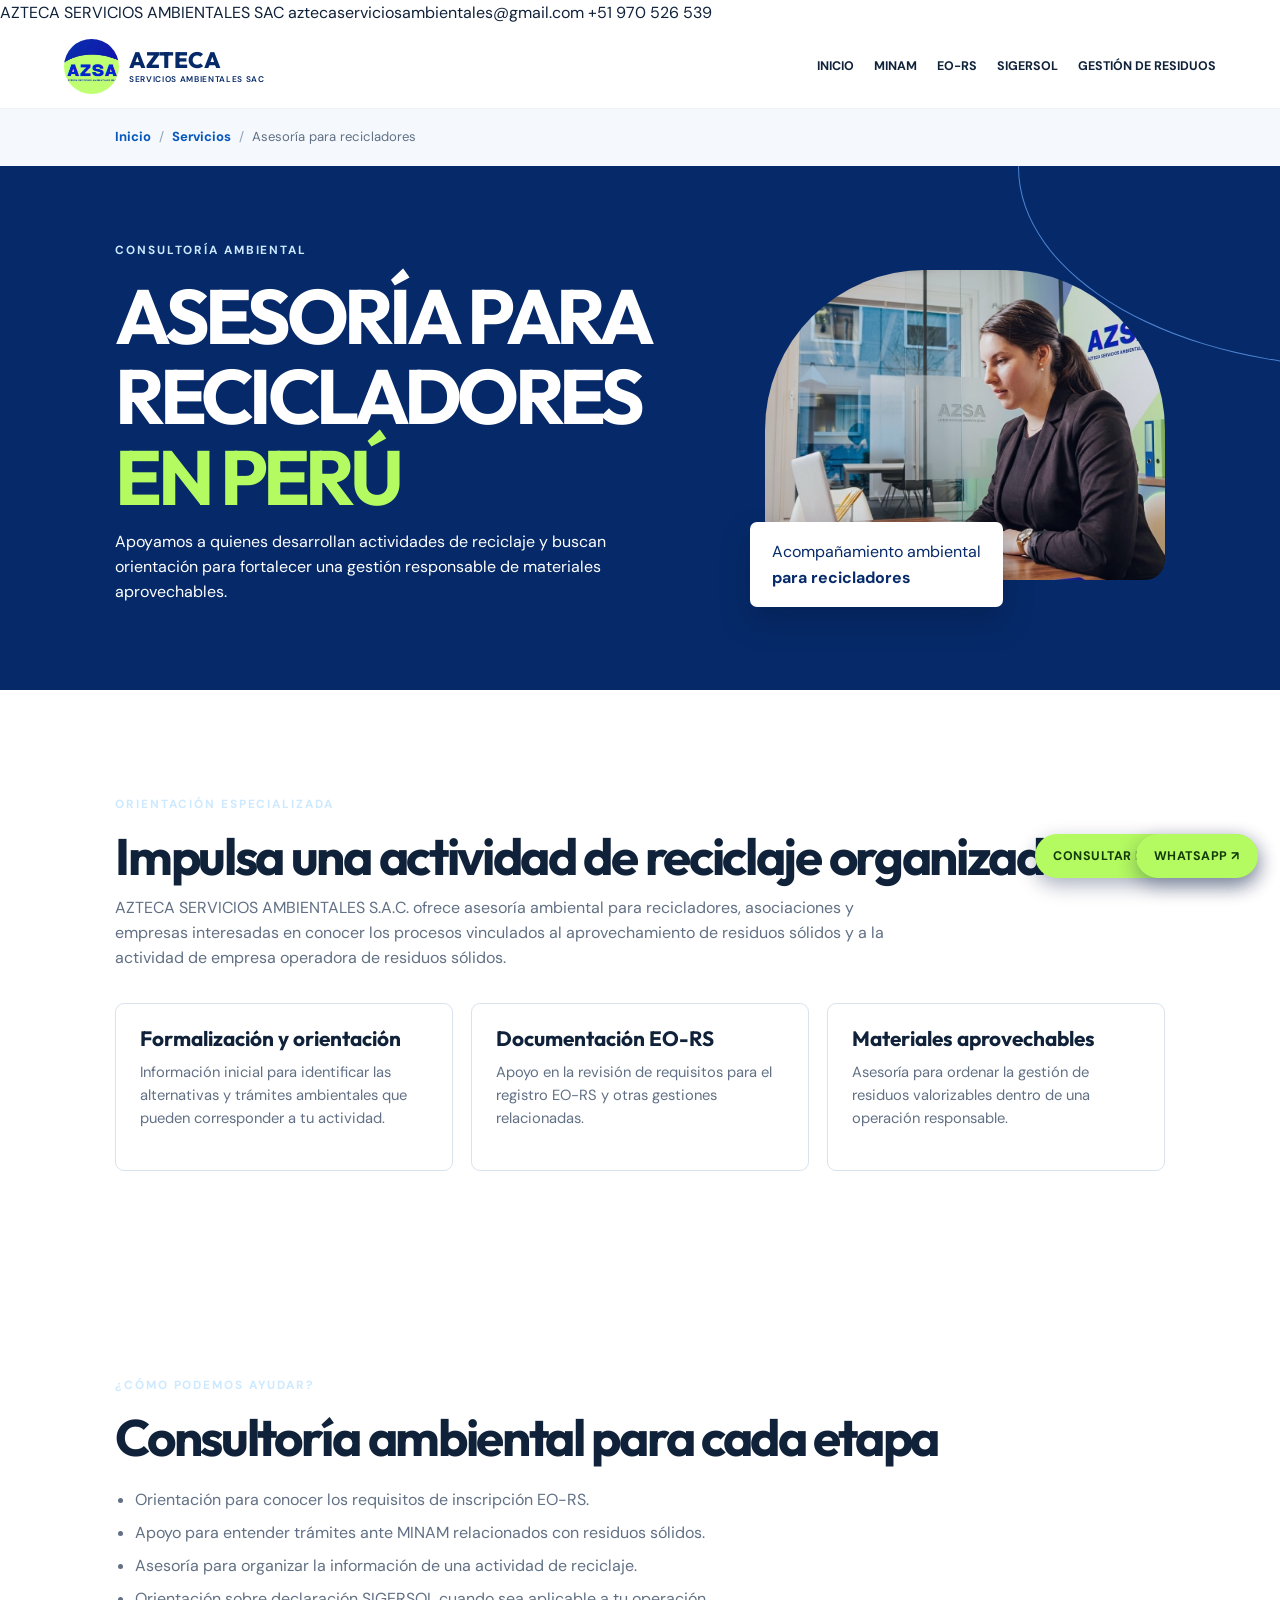
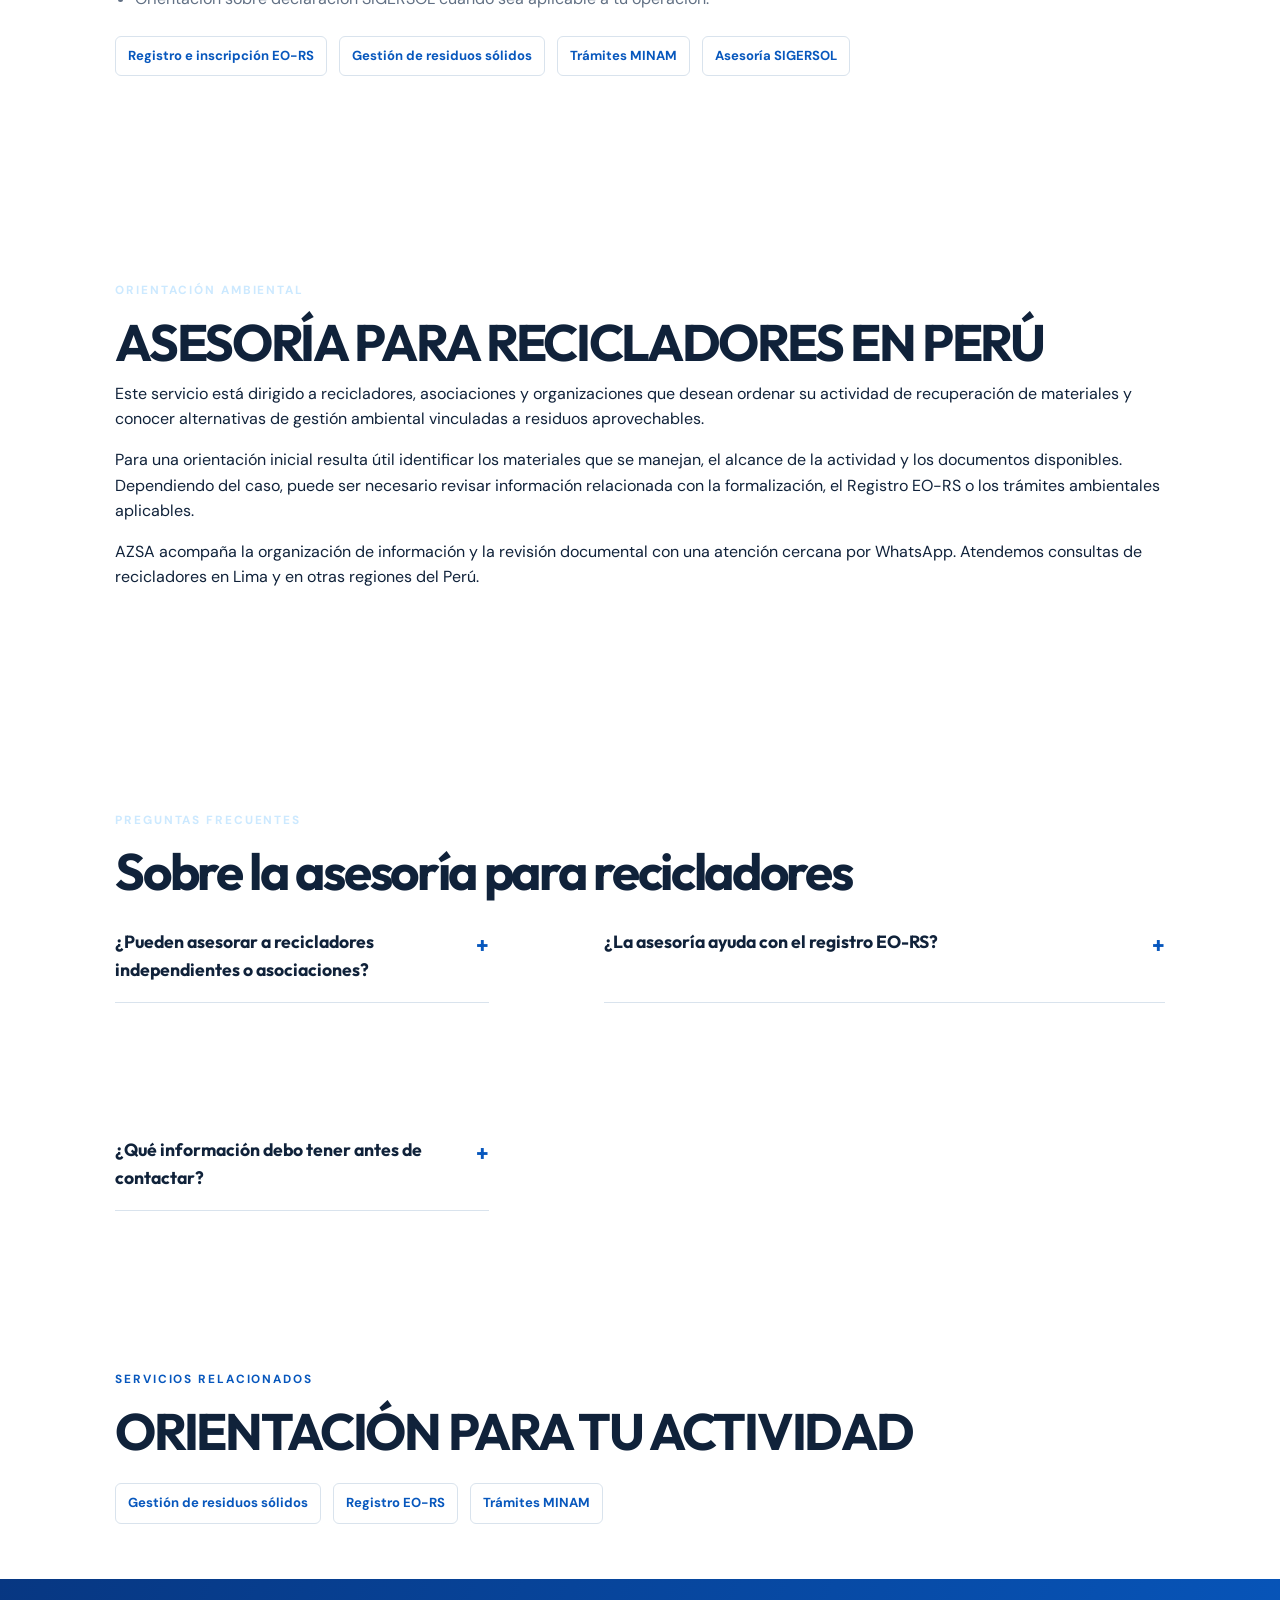
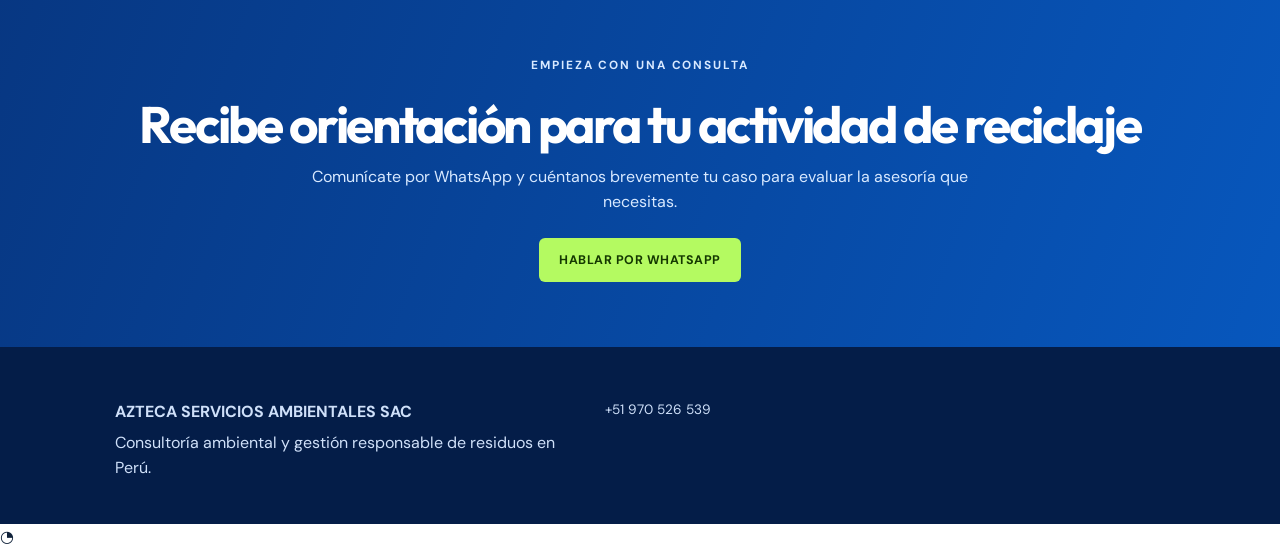
<file: asesoria-recicladores/index.html>
<!doctype html>
<html lang="es">
<head>
<meta charset="utf-8">
<meta name="viewport" content="width=device-width, initial-scale=1">
<meta name="robots" content="index, follow">
<title>Asesoría para Recicladores en Perú | AZSA Ambiental</title>
<meta name="description" content="Asesoría para recicladores en Perú: orientación para formalización, gestión de residuos reciclables, documentación y organización ambiental.">
<link rel="canonical" href="https://azsa.pe/asesoria-recicladores/">
<meta property="og:type" content="website">
<meta property="og:locale" content="es_PE">
<meta property="og:site_name" content="AZTECA SERVICIOS AMBIENTALES S.A.C.">
<meta property="og:title" content="Asesoría para Recicladores en Perú | AZSA Ambiental">
<meta property="og:description" content="Asesoría para recicladores en Perú: formalización, documentación y gestión ambiental.">
<meta property="og:url" content="https://azsa.pe/asesoria-recicladores/">
<meta property="og:image" content="https://azsa.pe/hero-azsa.jpg">
<meta name="twitter:card" content="summary_large_image">
<meta name="twitter:title" content="Asesoría para Recicladores en Perú | AZSA Ambiental"><meta name="twitter:description" content="Orientación para formalización, documentación y gestión de residuos reciclables."><meta name="twitter:image" content="https://azsa.pe/hero-azsa.jpg">
<link rel="icon" href="../azsa-logo.png">
<link rel="stylesheet" href="../styles.css">
<link rel="stylesheet" href="../service-page.css">
<script type="text/javascript">(function(c,l,a,r,i,t,y){c[a]=c[a]||function(){(c[a].q=c[a].q||[]).push(arguments)};t=l.createElement(r);t.async=1;t.src="https://www.clarity.ms/tag/"+i;y=l.getElementsByTagName(r)[0];y.parentNode.insertBefore(t,y);})(window,document,"clarity","script","ye6p9t5ojd");</script>
<script type="application/ld+json">{"@context":"https://schema.org","@type":"ProfessionalService","name":"AZTECA SERVICIOS AMBIENTALES SAC","url":"https://azsa.pe/asesoria-recicladores/","telephone":"+51970526539","email":"aztecaserviciosambientales@gmail.com","areaServed":{"@type":"Country","name":"Perú"},"serviceType":"Asesoría ambiental para recicladores"}</script>
<script type="application/ld+json">{"@context":"https://schema.org","@graph":[{"@type":"WebPage","@id":"https://azsa.pe/asesoria-recicladores/#webpage","url":"https://azsa.pe/asesoria-recicladores/","name":"Asesoría para Recicladores en Perú | AZSA","inLanguage":"es-PE","isPartOf":{"@id":"https://azsa.pe/#website"}},{"@type":"Service","@id":"https://azsa.pe/asesoria-recicladores/#service","name":"Asesoría para recicladores en Perú","serviceType":"Asesoría ambiental para recicladores","url":"https://azsa.pe/asesoria-recicladores/","provider":{"@id":"https://azsa.pe/#organization"},"areaServed":{"@type":"Country","name":"Perú"}},{"@type":"BreadcrumbList","itemListElement":[{"@type":"ListItem","position":1,"name":"Inicio","item":"https://azsa.pe/"},{"@type":"ListItem","position":2,"name":"Servicios","item":"https://azsa.pe/#servicios"},{"@type":"ListItem","position":3,"name":"Asesoría para recicladores","item":"https://azsa.pe/asesoria-recicladores/"}]}]}</script>
</head>
<body>
<div class="topbar">
<span>AZTECA SERVICIOS AMBIENTALES SAC</span>
<span>aztecaserviciosambientales@gmail.com</span>
<span>+51 970 526 539</span>
</div>
<header class="header">
<a class="brand" href="/">
<img src="../azsa-logo.png" alt="Logo de Azteca Servicios Ambientales" width="424" height="424" decoding="async">
<span>AZTECA <small>SERVICIOS AMBIENTALES SAC</small>
</span>
</a>
<button class="menu-toggle" aria-label="Abrir menú">☰</button>
<nav>
<a href="/">Inicio</a>
<a href="/tramites-minam/">MINAM</a>
<a href="/registro-eo-rs/">EO-RS</a>
<a href="/sigersol/">SIGERSOL</a>
<a href="/gestion-residuos-solidos/">Gestión de residuos</a>
</nav>
<a class="button whatsapp" href="https://wa.me/51970526539?text=Deseo%20recibir%20asesor%C3%ADa%20para%20actividades%20de%20reciclaje." target="_blank" rel="noopener">WhatsApp ↗</a>
</header>
<nav class="breadcrumbs" aria-label="Migas de pan"><ol><li><a href="/">Inicio</a></li><li><a href="/#servicios">Servicios</a></li><li aria-current="page">Asesoría para recicladores</li></ol></nav>
<main>
<section class="hero service-hero">
<div>
<p class="eyebrow">CONSULTORÍA AMBIENTAL</p>
<h1>ASESORÍA PARA RECICLADORES <em>EN PERÚ</em>
</h1>
<p>Apoyamos a quienes desarrollan actividades de reciclaje y buscan orientación para fortalecer una gestión responsable de materiales aprovechables.</p>
<a class="button whatsapp" href="https://wa.me/51970526539?text=Deseo%20recibir%20asesor%C3%ADa%20para%20actividades%20de%20reciclaje." target="_blank" rel="noopener">Consultar por WhatsApp</a>
</div>
<div class="hero-media">
<img src="../hero-azsa.jpg" alt="Asesoría ambiental para actividades de reciclaje" width="1024" height="1024" decoding="async" fetchpriority="high">
<div class="hero-card">Acompañamiento ambiental<br>
<strong>para recicladores</strong>
</div>
</div>
</section>
<section class="section">
<p class="eyebrow">ORIENTACIÓN ESPECIALIZADA</p>
<h2>Impulsa una actividad de reciclaje organizada</h2>
<p class="service-intro">AZTECA SERVICIOS AMBIENTALES S.A.C. ofrece asesoría ambiental para recicladores, asociaciones y empresas interesadas en conocer los procesos vinculados al aprovechamiento de residuos sólidos y a la actividad de empresa operadora de residuos sólidos.</p>
<div class="benefits">
<article>
<h3>Formalización y orientación</h3>
<p>Información inicial para identificar las alternativas y trámites ambientales que pueden corresponder a tu actividad.</p>
</article>
<article>
<h3>Documentación EO-RS</h3>
<p>Apoyo en la revisión de requisitos para el registro EO-RS y otras gestiones relacionadas.</p>
</article>
<article>
<h3>Materiales aprovechables</h3>
<p>Asesoría para ordenar la gestión de residuos valorizables dentro de una operación responsable.</p>
</article>
</div>
</section>
<section class="section alt">
<p class="eyebrow">¿CÓMO PODEMOS AYUDAR?</p>
<h2>Consultoría ambiental para cada etapa</h2>
<ul class="service-listing">
<li>Orientación para conocer los requisitos de inscripción EO-RS.</li>
<li>Apoyo para entender trámites ante MINAM relacionados con residuos sólidos.</li>
<li>Asesoría para organizar la información de una actividad de reciclaje.</li>
<li>Orientación sobre declaración SIGERSOL cuando sea aplicable a tu operación.</li>
</ul>
<div class="internal-links">
<a href="/registro-eo-rs/">Registro e inscripción EO-RS</a>
<a href="/gestion-residuos-solidos/">Gestión de residuos sólidos</a>
<a href="/tramites-minam/">Trámites MINAM</a>
<a href="/sigersol/">Asesoría SIGERSOL</a>
</div>
</section>
<section class="section">
<p class="eyebrow">ORIENTACIÓN AMBIENTAL</p>
<h2>ASESORÍA PARA RECICLADORES EN PERÚ</h2>
<p>Este servicio está dirigido a recicladores, asociaciones y organizaciones que desean ordenar su actividad de recuperación de materiales y conocer alternativas de gestión ambiental vinculadas a residuos aprovechables.</p>
<p>Para una orientación inicial resulta útil identificar los materiales que se manejan, el alcance de la actividad y los documentos disponibles. Dependiendo del caso, puede ser necesario revisar información relacionada con la formalización, el Registro EO-RS o los trámites ambientales aplicables.</p>
<p>AZSA acompaña la organización de información y la revisión documental con una atención cercana por WhatsApp. Atendemos consultas de recicladores en Lima y en otras regiones del Perú.</p>
</section>
<section class="section">
<p class="eyebrow">PREGUNTAS FRECUENTES</p>
<h2>Sobre la asesoría para recicladores</h2>
<div class="faq">
<details>
<summary>¿Pueden asesorar a recicladores independientes o asociaciones?</summary>
<p>Sí. Podemos ofrecer orientación inicial sobre los aspectos ambientales y documentarios que conviene revisar según la actividad.</p>
</details>
<details>
<summary>¿La asesoría ayuda con el registro EO-RS?</summary>
<p>Podemos orientarte sobre el proceso, los requisitos y la organización de la información para una solicitud de registro EO-RS.</p>
</details>
<details>
<summary>¿Qué información debo tener antes de contactar?</summary>
<p>Es útil indicar el tipo de materiales que manejas y el alcance de tu actividad. Con eso podremos orientarte de una manera más precisa.</p>
</details>
</div>
</section>
<section class="section related-services"><p class="eyebrow blue">SERVICIOS RELACIONADOS</p><h2>ORIENTACIÓN PARA TU ACTIVIDAD</h2><div class="internal-links"><a href="/gestion-residuos-solidos/">Gestión de residuos sólidos</a><a href="/registro-eo-rs/">Registro EO-RS</a><a href="/tramites-minam/">Trámites MINAM</a></div></section>
<section class="service-cta">
<p class="eyebrow">EMPIEZA CON UNA CONSULTA</p>
<h2>Recibe orientación para tu actividad de reciclaje</h2>
<p>Comunícate por WhatsApp y cuéntanos brevemente tu caso para evaluar la asesoría que necesitas.</p>
<a class="button" href="https://wa.me/51970526539?text=Deseo%20recibir%20asesor%C3%ADa%20para%20actividades%20de%20reciclaje." target="_blank" rel="noopener">Hablar por WhatsApp</a>
</section>
</main>
<footer>
<div>
<strong>AZTECA SERVICIOS AMBIENTALES SAC</strong>
<p>Consultoría ambiental y gestión responsable de residuos en Perú.</p>
</div>
<a href="https://wa.me/51970526539" target="_blank" rel="noopener">+51 970 526 539</a>
</footer>
<a class="floating-whatsapp" href="https://wa.me/51970526539" target="_blank" rel="noopener" aria-label="Escribir por WhatsApp">◔</a>
<script src="../service-page.js">
</script>
</body>
</html>
</file>
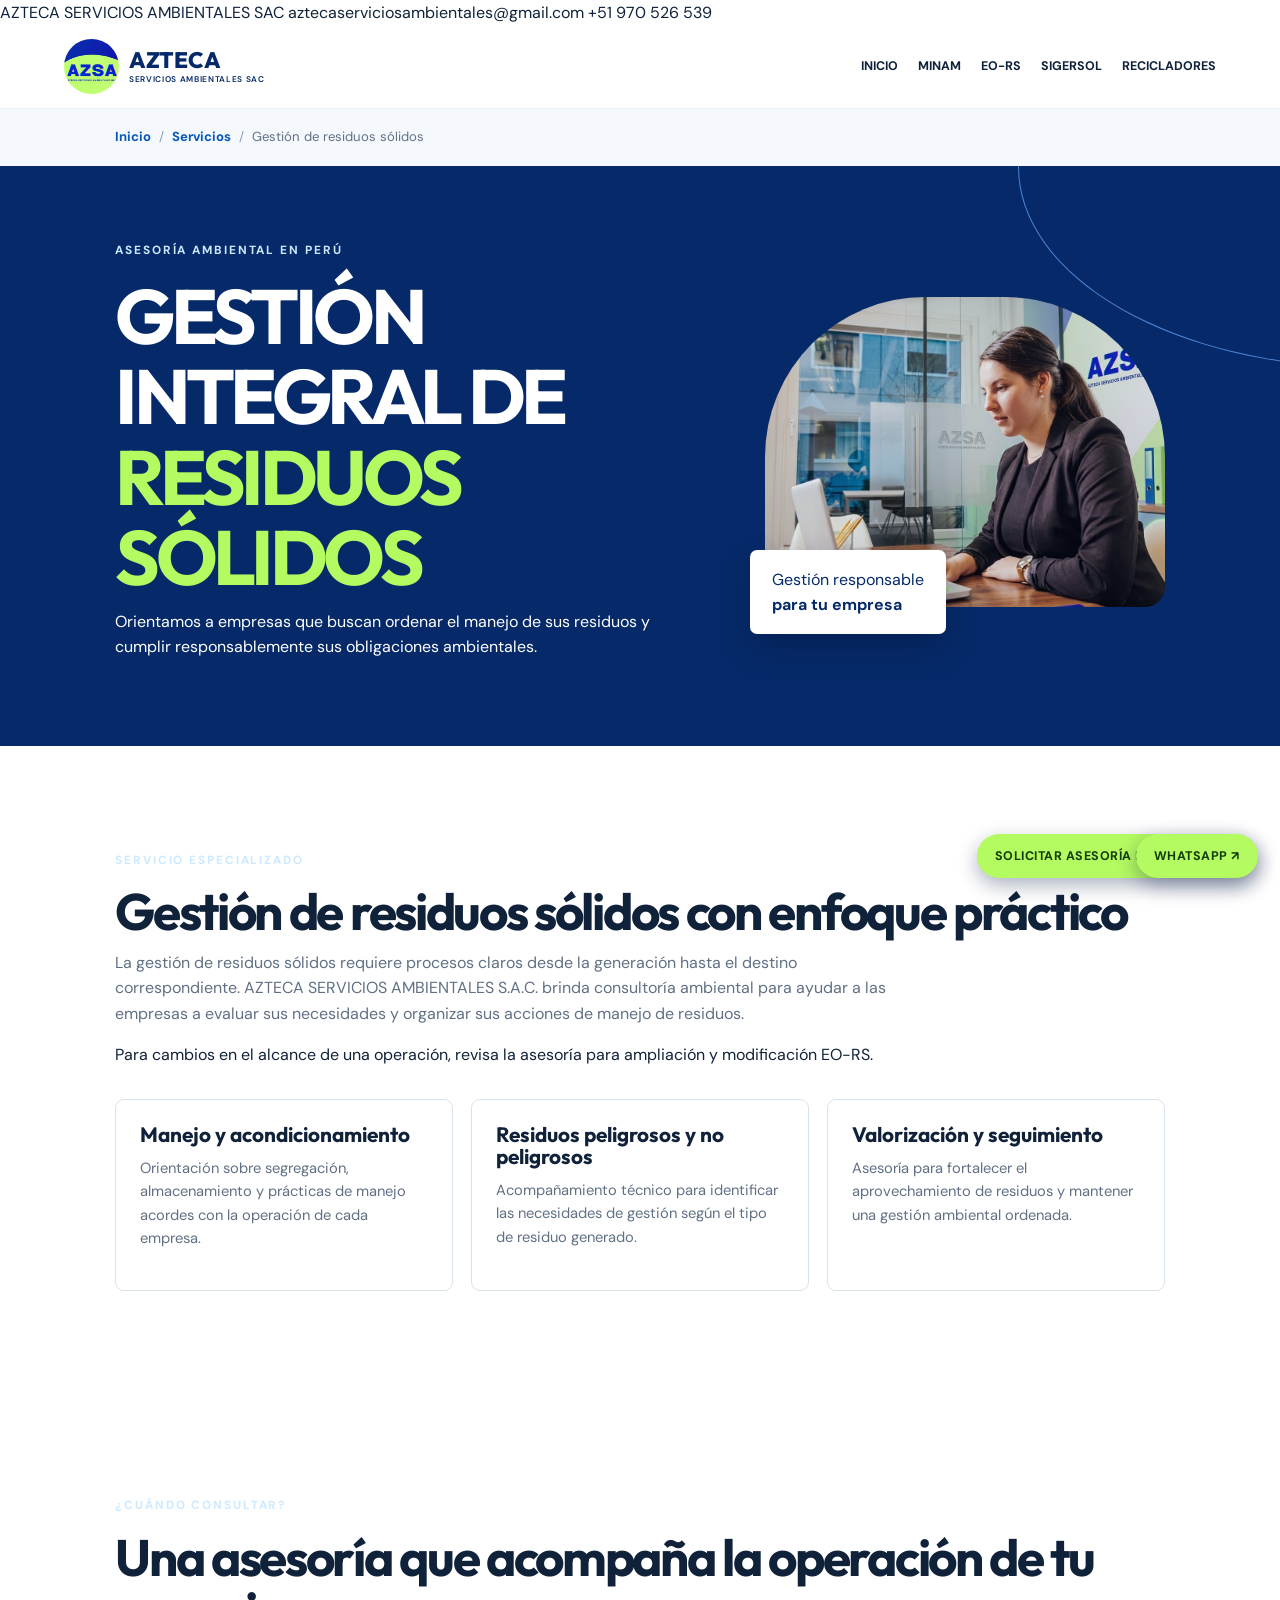
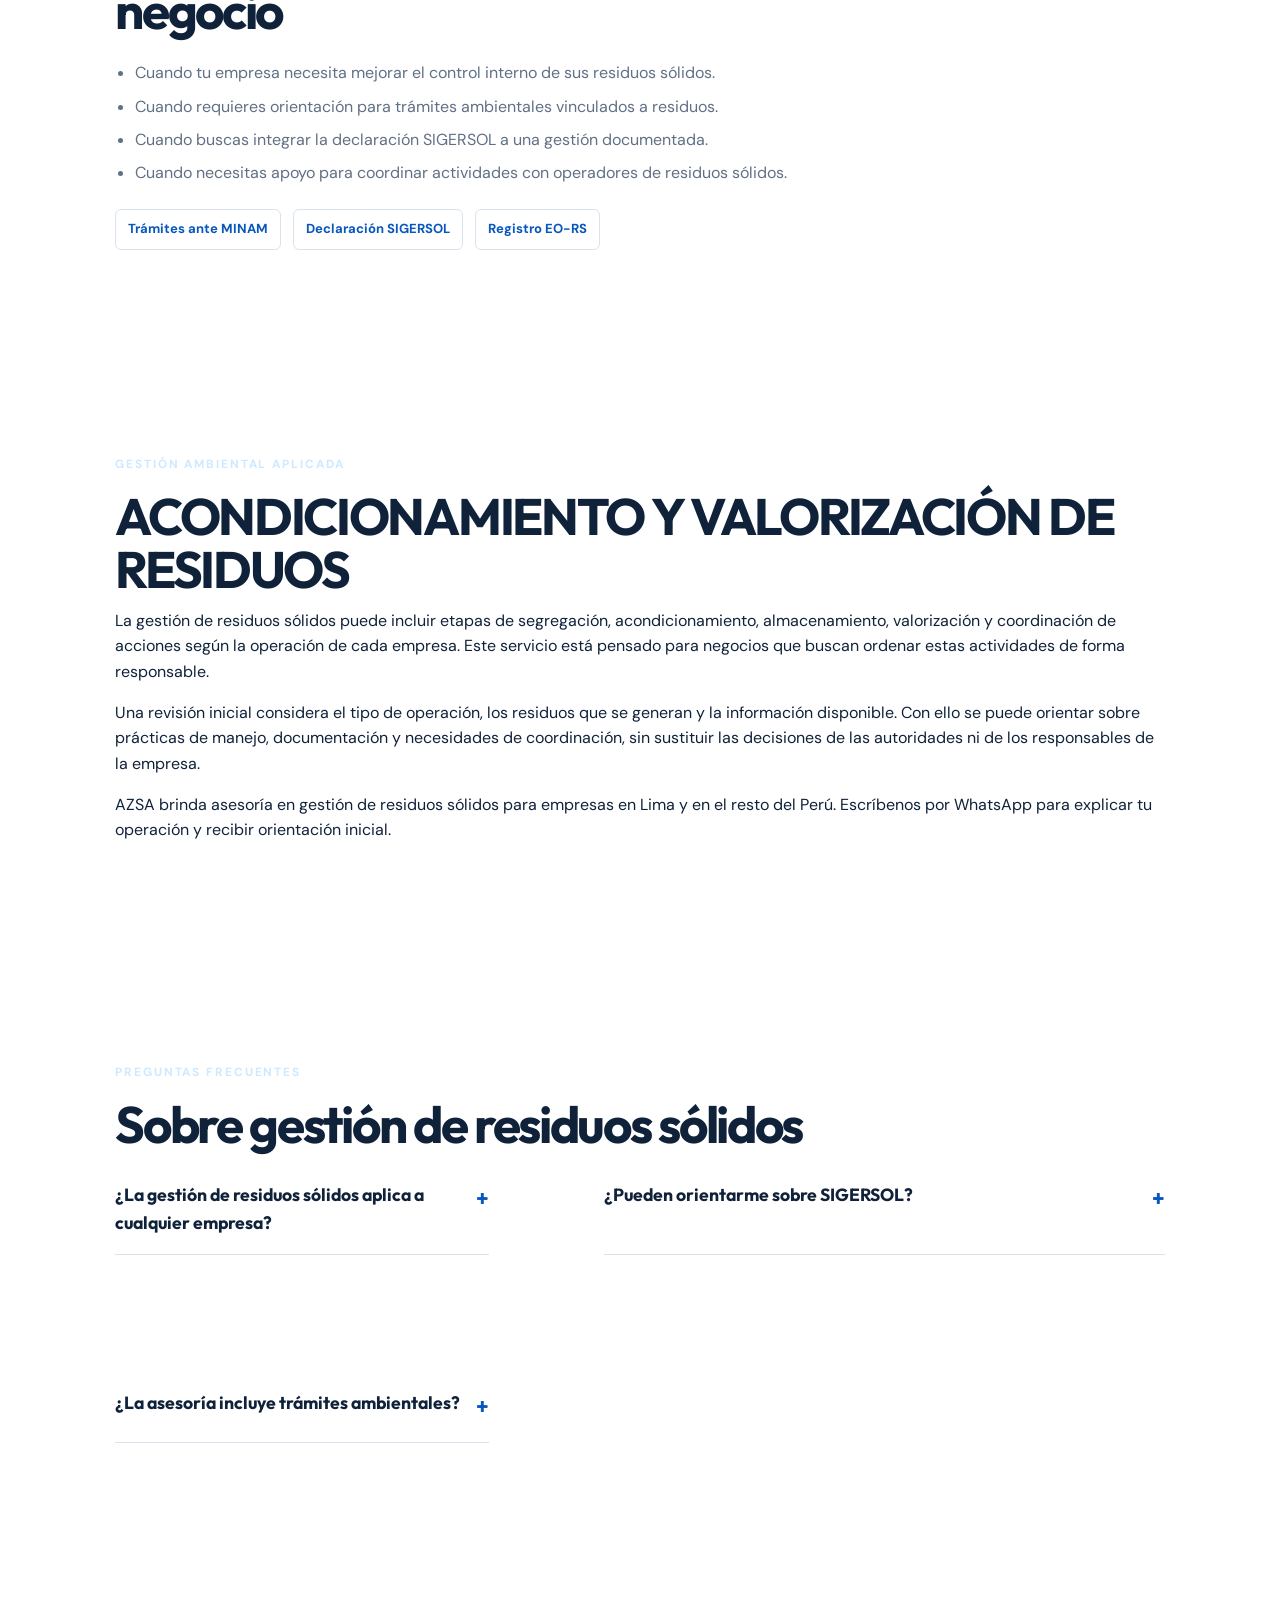
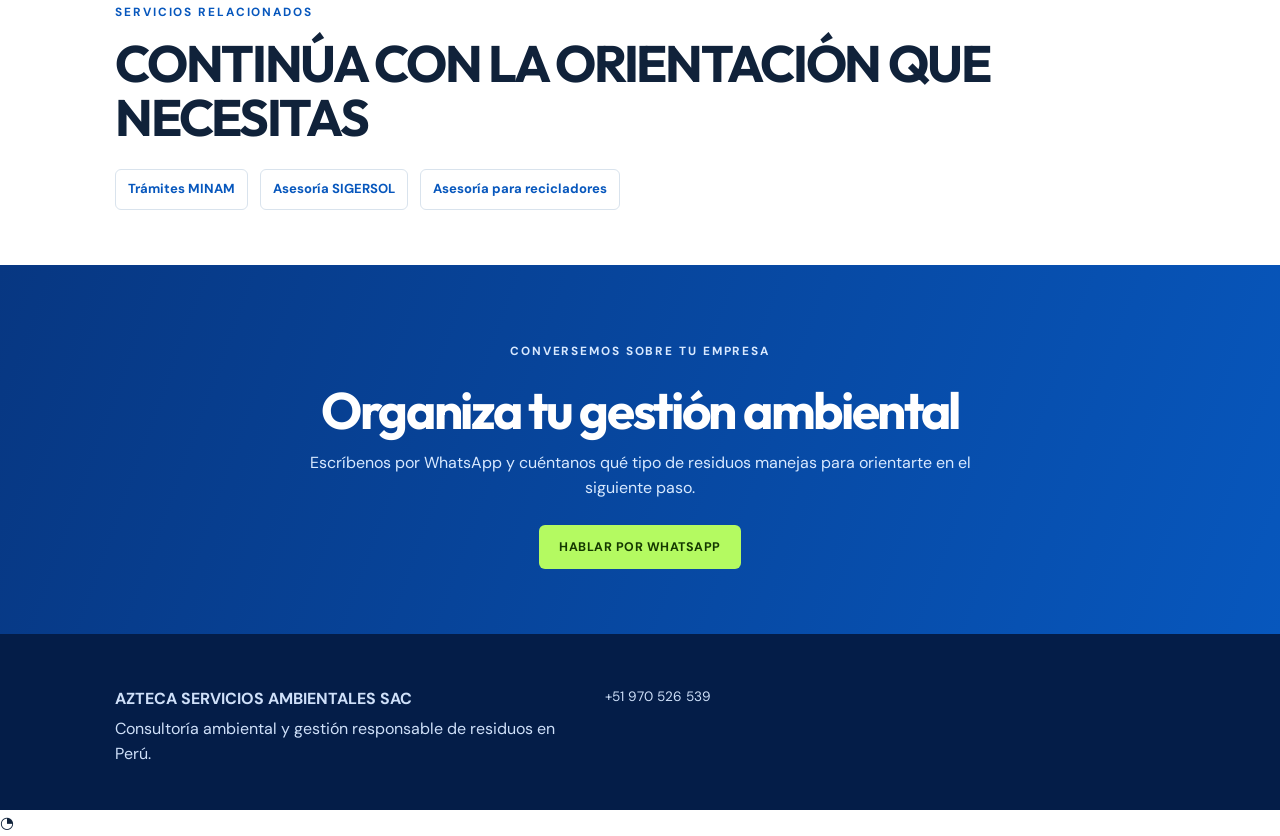
<file: gestion-residuos-solidos/index.html>
<!doctype html>
<html lang="es">
<head>
<meta charset="utf-8">
<meta name="viewport" content="width=device-width, initial-scale=1">
<meta name="robots" content="index, follow">
<title>Gestión de Residuos Sólidos en Perú | Asesoría AZSA</title>
<meta name="description" content="Asesoría en gestión de residuos sólidos en Perú: manejo, acondicionamiento, valorización, documentación y orientación para empresas y organizaciones.">
<link rel="canonical" href="https://azsa.pe/gestion-residuos-solidos/">
<meta property="og:type" content="website">
<meta property="og:locale" content="es_PE">
<meta property="og:site_name" content="AZTECA SERVICIOS AMBIENTALES S.A.C.">
<meta property="og:title" content="Gestión de Residuos Sólidos en Perú | Asesoría AZSA">
<meta property="og:description" content="Asesoría en gestión integral de residuos sólidos para empresas en Perú.">
<meta property="og:url" content="https://azsa.pe/gestion-residuos-solidos/">
<meta property="og:image" content="https://azsa.pe/hero-azsa.jpg">
<meta name="twitter:card" content="summary_large_image">
<meta name="twitter:title" content="Gestión de Residuos Sólidos en Perú | Asesoría AZSA"><meta name="twitter:description" content="Orientación para manejo, acondicionamiento, valorización y documentación de residuos sólidos."><meta name="twitter:image" content="https://azsa.pe/hero-azsa.jpg">
<link rel="icon" href="../azsa-logo.png">
<link rel="stylesheet" href="../styles.css">
<link rel="stylesheet" href="../service-page.css">
<script type="text/javascript">(function(c,l,a,r,i,t,y){c[a]=c[a]||function(){(c[a].q=c[a].q||[]).push(arguments)};t=l.createElement(r);t.async=1;t.src="https://www.clarity.ms/tag/"+i;y=l.getElementsByTagName(r)[0];y.parentNode.insertBefore(t,y);})(window,document,"clarity","script","ye6p9t5ojd");</script>
<script type="application/ld+json">{"@context":"https://schema.org","@type":"ProfessionalService","name":"AZTECA SERVICIOS AMBIENTALES SAC","url":"https://azsa.pe/gestion-residuos-solidos/","telephone":"+51970526539","email":"aztecaserviciosambientales@gmail.com","areaServed":{"@type":"Country","name":"Perú"},"serviceType":"Asesoría en gestión de residuos sólidos"}</script>
<script type="application/ld+json">{"@context":"https://schema.org","@graph":[{"@type":"WebPage","@id":"https://azsa.pe/gestion-residuos-solidos/#webpage","url":"https://azsa.pe/gestion-residuos-solidos/","name":"Gestión de Residuos Sólidos en Perú | AZSA","inLanguage":"es-PE","isPartOf":{"@id":"https://azsa.pe/#website"}},{"@type":"Service","@id":"https://azsa.pe/gestion-residuos-solidos/#service","name":"Asesoría en gestión de residuos sólidos","serviceType":"Gestión integral de residuos sólidos","url":"https://azsa.pe/gestion-residuos-solidos/","provider":{"@id":"https://azsa.pe/#organization"},"areaServed":{"@type":"Country","name":"Perú"}},{"@type":"BreadcrumbList","itemListElement":[{"@type":"ListItem","position":1,"name":"Inicio","item":"https://azsa.pe/"},{"@type":"ListItem","position":2,"name":"Servicios","item":"https://azsa.pe/#servicios"},{"@type":"ListItem","position":3,"name":"Gestión de residuos sólidos","item":"https://azsa.pe/gestion-residuos-solidos/"}]}]}</script>
</head>
<body>
<div class="topbar">
<span>AZTECA SERVICIOS AMBIENTALES SAC</span>
<span>aztecaserviciosambientales@gmail.com</span>
<span>+51 970 526 539</span>
</div>
<header class="header">
<a class="brand" href="/">
<img src="../azsa-logo.png" alt="Logo de Azteca Servicios Ambientales" width="424" height="424" decoding="async">
<span>AZTECA <small>SERVICIOS AMBIENTALES SAC</small>
</span>
</a>
<button class="menu-toggle" aria-label="Abrir menú">☰</button>
<nav>
<a href="/">Inicio</a>
<a href="/tramites-minam/">MINAM</a>
<a href="/registro-eo-rs/">EO-RS</a>
<a href="/sigersol/">SIGERSOL</a>
<a href="/asesoria-recicladores/">Recicladores</a>
</nav>
<a class="button whatsapp" href="https://wa.me/51970526539?text=Deseo%20consultar%20sobre%20gesti%C3%B3n%20de%20residuos%20s%C3%B3lidos%20para%20mi%20empresa." target="_blank" rel="noopener">WhatsApp ↗</a>
</header>
<nav class="breadcrumbs" aria-label="Migas de pan"><ol><li><a href="/">Inicio</a></li><li><a href="/#servicios">Servicios</a></li><li aria-current="page">Gestión de residuos sólidos</li></ol></nav>
<main>
<section class="hero service-hero">
<div>
<p class="eyebrow">ASESORÍA AMBIENTAL EN PERÚ</p>
<h1>GESTIÓN INTEGRAL DE <em>RESIDUOS SÓLIDOS</em>
</h1>
<p>Orientamos a empresas que buscan ordenar el manejo de sus residuos y cumplir responsablemente sus obligaciones ambientales.</p>
<a class="button whatsapp" href="https://wa.me/51970526539?text=Deseo%20consultar%20sobre%20gesti%C3%B3n%20de%20residuos%20s%C3%B3lidos%20para%20mi%20empresa." target="_blank" rel="noopener">Solicitar asesoría por WhatsApp</a>
</div>
<div class="hero-media">
<img src="../hero-azsa.jpg" alt="Profesional revisando gestión ambiental de residuos sólidos" width="1024" height="1024" decoding="async" fetchpriority="high">
<div class="hero-card">Gestión responsable<br>
<strong>para tu empresa</strong>
</div>
</div>
</section>
<section class="section">
<p class="eyebrow">SERVICIO ESPECIALIZADO</p>
<h2>Gestión de residuos sólidos con enfoque práctico</h2>
<p class="service-intro">La gestión de residuos sólidos requiere procesos claros desde la generación hasta el destino correspondiente. AZTECA SERVICIOS AMBIENTALES S.A.C. brinda consultoría ambiental para ayudar a las empresas a evaluar sus necesidades y organizar sus acciones de manejo de residuos.</p>
<p>Para cambios en el alcance de una operación, revisa la <a href="/ampliacion-modificacion-eo-rs/">asesoría para ampliación y modificación EO-RS</a>.</p>
<div class="benefits">
<article>
<h3>Manejo y acondicionamiento</h3>
<p>Orientación sobre segregación, almacenamiento y prácticas de manejo acordes con la operación de cada empresa.</p>
</article>
<article>
<h3>Residuos peligrosos y no peligrosos</h3>
<p>Acompañamiento técnico para identificar las necesidades de gestión según el tipo de residuo generado.</p>
</article>
<article>
<h3>Valorización y seguimiento</h3>
<p>Asesoría para fortalecer el aprovechamiento de residuos y mantener una gestión ambiental ordenada.</p>
</article>
</div>
</section>
<section class="section alt">
<p class="eyebrow">¿CUÁNDO CONSULTAR?</p>
<h2>Una asesoría que acompaña la operación de tu negocio</h2>
<ul class="service-listing">
<li>Cuando tu empresa necesita mejorar el control interno de sus residuos sólidos.</li>
<li>Cuando requieres orientación para trámites ambientales vinculados a residuos.</li>
<li>Cuando buscas integrar la declaración SIGERSOL a una gestión documentada.</li>
<li>Cuando necesitas apoyo para coordinar actividades con operadores de residuos sólidos.</li>
</ul>
<div class="internal-links">
<a href="/tramites-minam/">Trámites ante MINAM</a>
<a href="/sigersol/">Declaración SIGERSOL</a>
<a href="/registro-eo-rs/">Registro EO-RS</a>
</div>
</section>
<section class="section">
<p class="eyebrow">GESTIÓN AMBIENTAL APLICADA</p>
<h2>ACONDICIONAMIENTO Y VALORIZACIÓN DE RESIDUOS</h2>
<p>La gestión de residuos sólidos puede incluir etapas de segregación, acondicionamiento, almacenamiento, valorización y coordinación de acciones según la operación de cada empresa. Este servicio está pensado para negocios que buscan ordenar estas actividades de forma responsable.</p>
<p>Una revisión inicial considera el tipo de operación, los residuos que se generan y la información disponible. Con ello se puede orientar sobre prácticas de manejo, documentación y necesidades de coordinación, sin sustituir las decisiones de las autoridades ni de los responsables de la empresa.</p>
<p>AZSA brinda asesoría en gestión de residuos sólidos para empresas en Lima y en el resto del Perú. Escríbenos por WhatsApp para explicar tu operación y recibir orientación inicial.</p>
</section>
<section class="section">
<p class="eyebrow">PREGUNTAS FRECUENTES</p>
<h2>Sobre gestión de residuos sólidos</h2>
<div class="faq">
<details>
<summary>¿La gestión de residuos sólidos aplica a cualquier empresa?</summary>
<p>Las necesidades varían según la actividad, los residuos generados y la operación. Una evaluación inicial permite definir los pasos más adecuados.</p>
</details>
<details>
<summary>¿Pueden orientarme sobre SIGERSOL?</summary>
<p>Sí. Podemos brindarte asesoría relacionada con la declaración SIGERSOL y la información que tu empresa necesita organizar.</p>
</details>
<details>
<summary>¿La asesoría incluye trámites ambientales?</summary>
<p>Podemos orientarte sobre trámites ante MINAM y requisitos relacionados con la gestión de residuos de tu organización.</p>
</details>
</div>
</section>
<section class="section related-services"><p class="eyebrow blue">SERVICIOS RELACIONADOS</p><h2>CONTINÚA CON LA ORIENTACIÓN QUE NECESITAS</h2><div class="internal-links"><a href="/tramites-minam/">Trámites MINAM</a><a href="/sigersol/">Asesoría SIGERSOL</a><a href="/asesoria-recicladores/">Asesoría para recicladores</a></div></section>
<section class="service-cta">
<p class="eyebrow">CONVERSEMOS SOBRE TU EMPRESA</p>
<h2>Organiza tu gestión ambiental</h2>
<p>Escríbenos por WhatsApp y cuéntanos qué tipo de residuos manejas para orientarte en el siguiente paso.</p>
<a class="button" href="https://wa.me/51970526539?text=Deseo%20consultar%20sobre%20gesti%C3%B3n%20de%20residuos%20s%C3%B3lidos%20para%20mi%20empresa." target="_blank" rel="noopener">Hablar por WhatsApp</a>
</section>
</main>
<footer>
<div>
<strong>AZTECA SERVICIOS AMBIENTALES SAC</strong>
<p>Consultoría ambiental y gestión responsable de residuos en Perú.</p>
</div>
<a href="https://wa.me/51970526539" target="_blank" rel="noopener">+51 970 526 539</a>
</footer>
<a class="floating-whatsapp" href="https://wa.me/51970526539" target="_blank" rel="noopener" aria-label="Escribir por WhatsApp">◔</a>
<script src="../service-page.js">
</script>
</body>
</html>
</file>
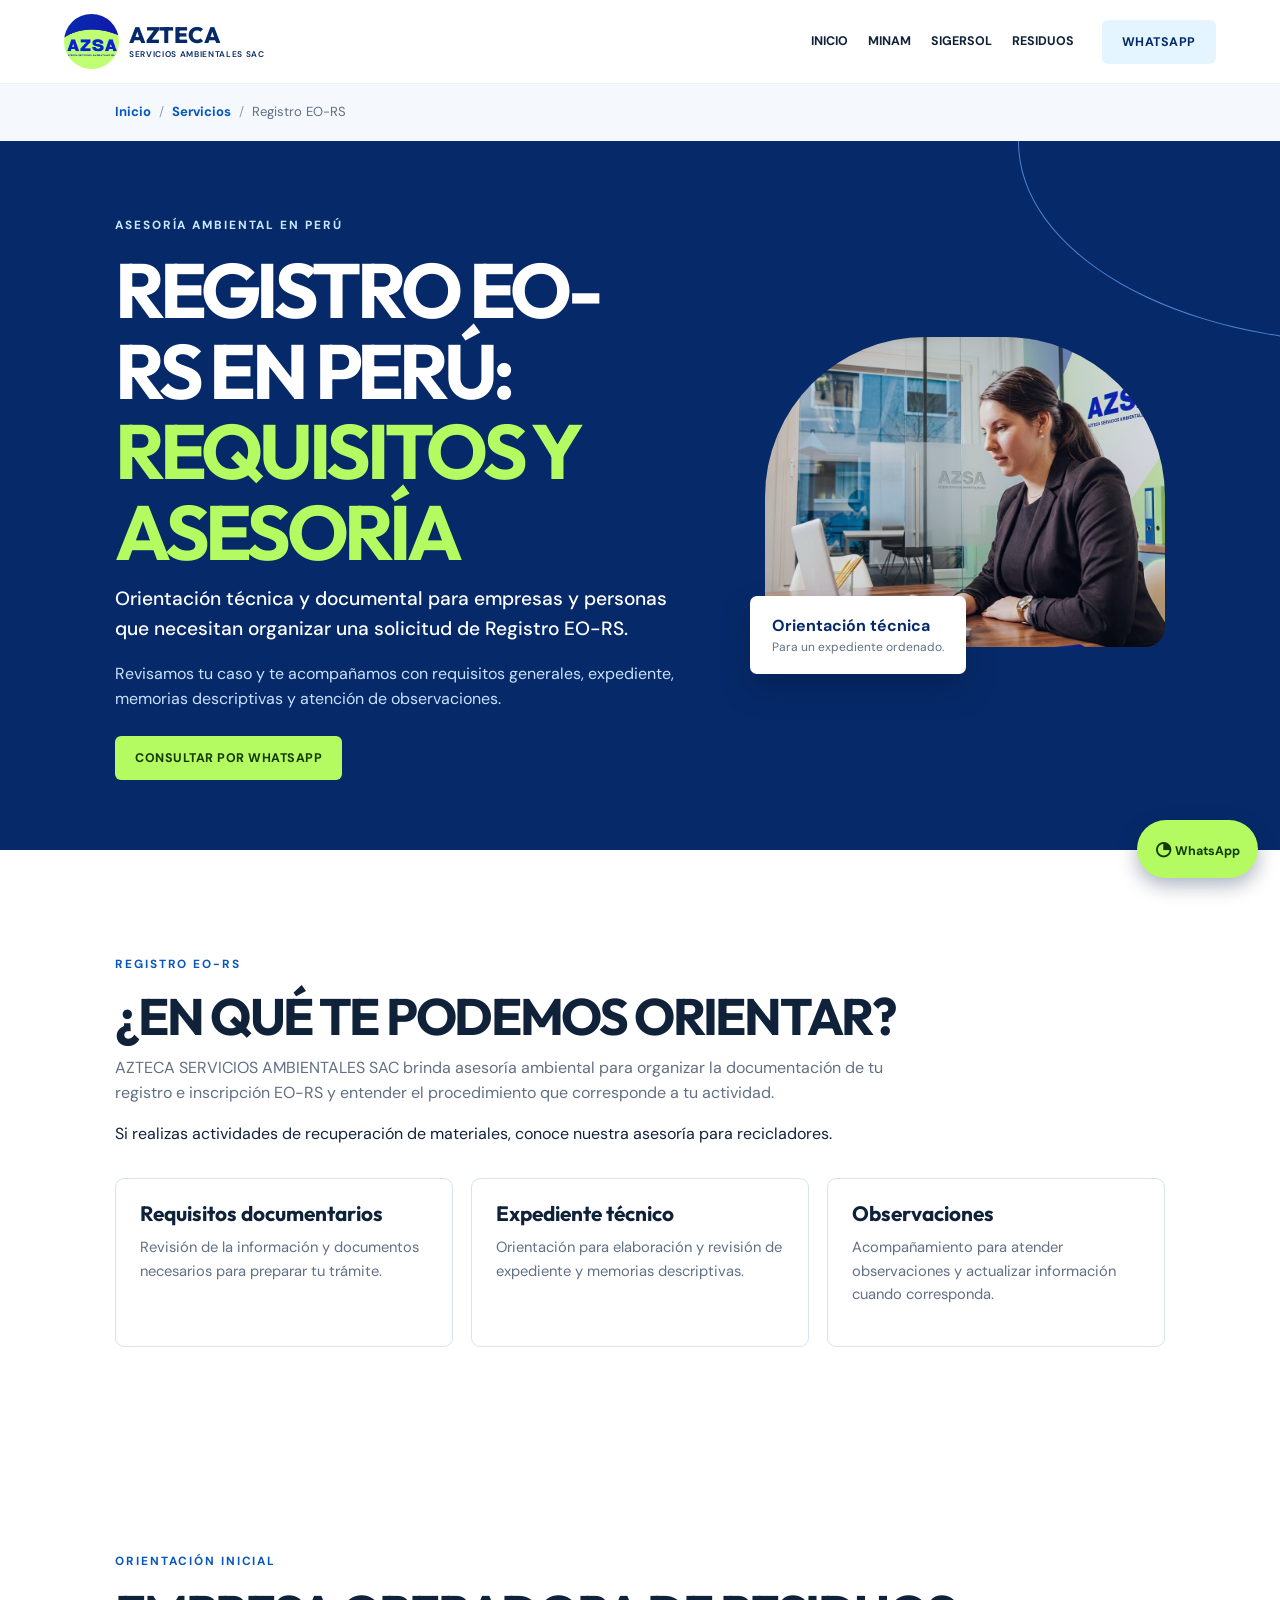
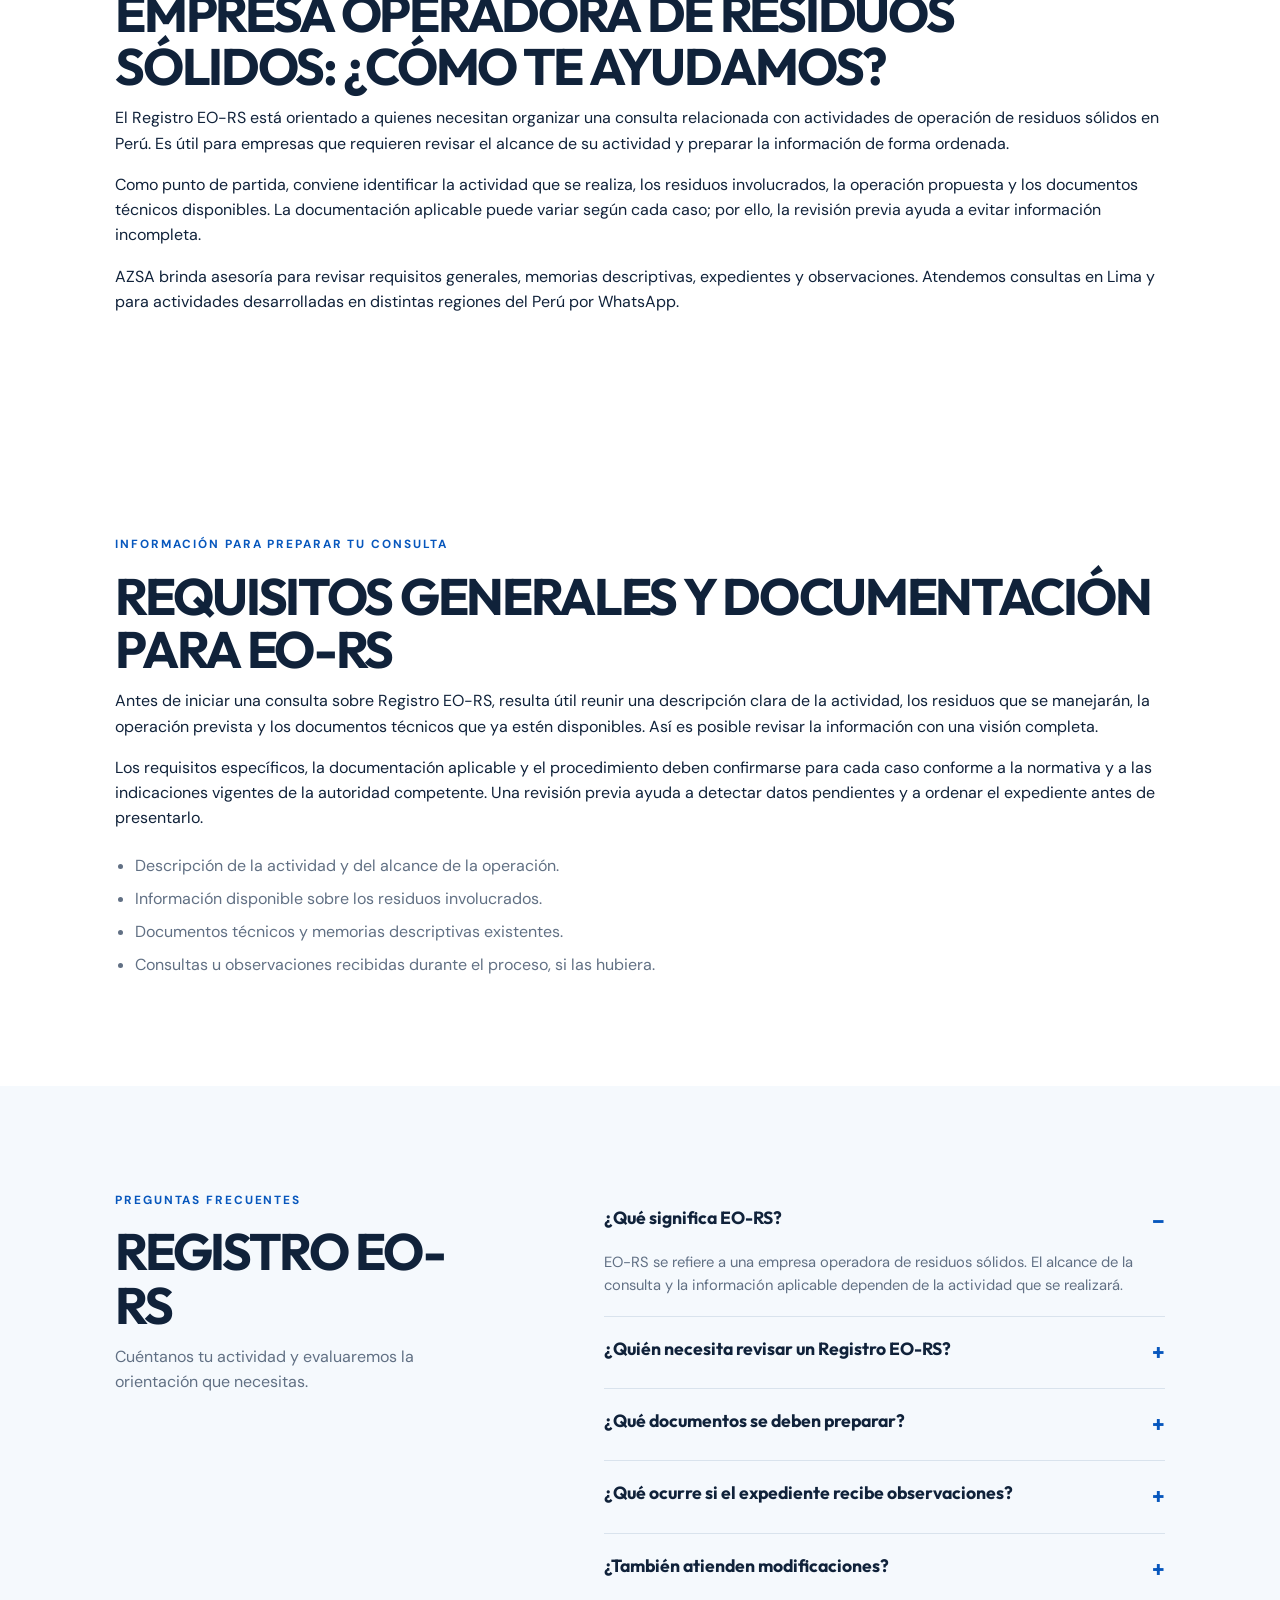
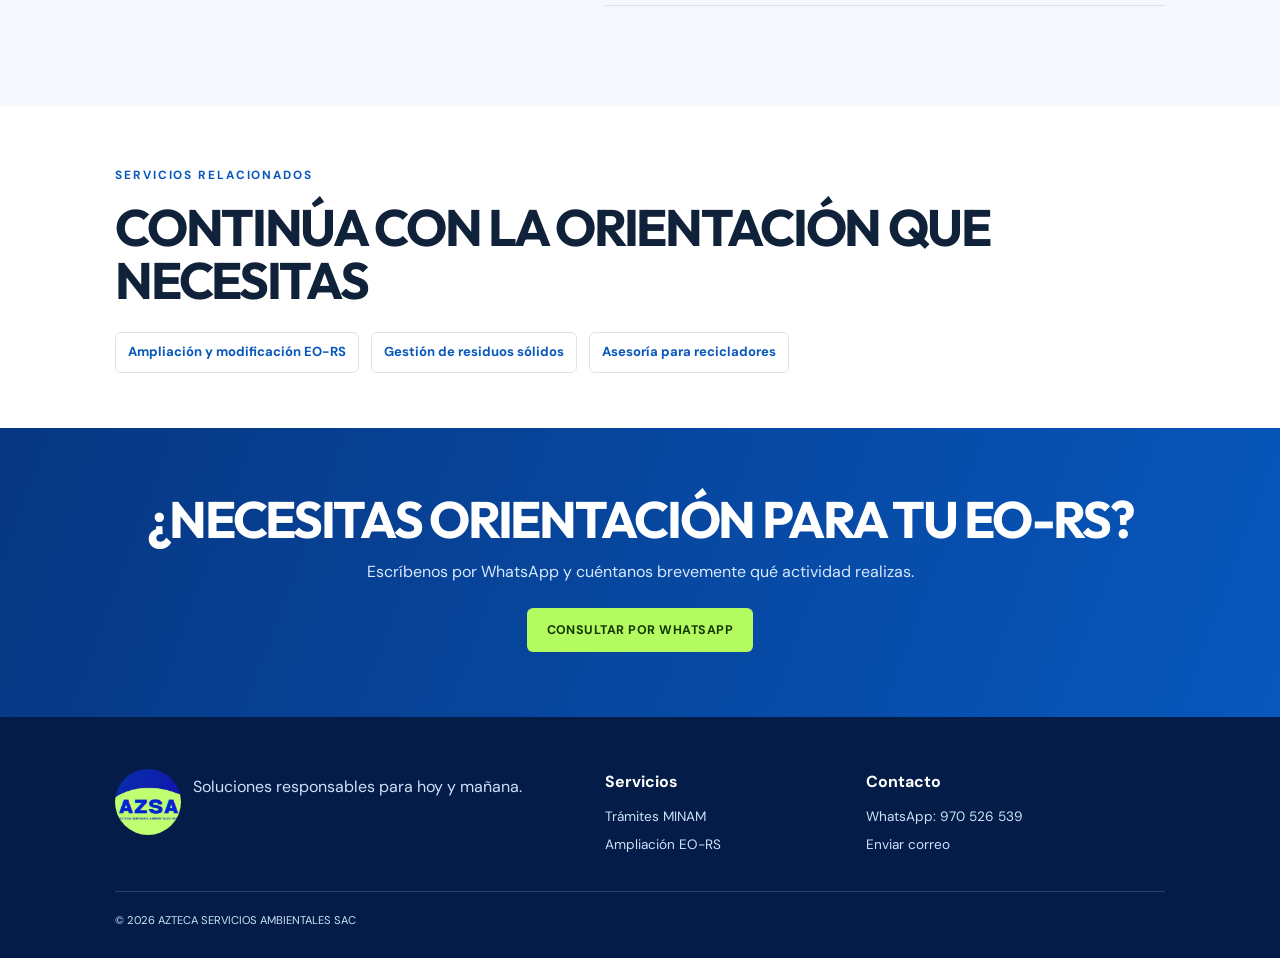
<file: registro-eo-rs/index.html>
<!doctype html><html lang="es"><head>
<script>(function(c,l,a,r,i,t,y){c[a]=c[a]||function(){(c[a].q=c[a].q||[]).push(arguments)};t=l.createElement(r);t.async=1;t.src="https://www.clarity.ms/tag/"+i;y=l.getElementsByTagName(r)[0];y.parentNode.insertBefore(t,y);})(window,document,"clarity","script","ye6p9t5ojd");</script>
<meta charset="utf-8"><meta name="viewport" content="width=device-width,initial-scale=1"><meta name="robots" content="index, follow"><meta name="description" content="Orientación para Registro EO-RS en Perú: requisitos generales, documentos, expediente y atención de observaciones para una solicitud ordenada."><link rel="canonical" href="https://azsa.pe/registro-eo-rs/"><meta property="og:type" content="website"><meta property="og:locale" content="es_PE"><meta property="og:site_name" content="AZTECA SERVICIOS AMBIENTALES S.A.C."><meta property="og:title" content="Registro EO-RS en Perú | Requisitos y asesoría | AZSA"><meta property="og:description" content="Orientación para requisitos, documentación, expediente y observaciones de Registro EO-RS en Perú."><meta property="og:url" content="https://azsa.pe/registro-eo-rs/"><meta property="og:image" content="https://azsa.pe/hero-azsa.jpg"><meta name="twitter:card" content="summary_large_image"><meta name="twitter:title" content="Registro EO-RS en Perú | Requisitos y asesoría | AZSA"><meta name="twitter:description" content="Orientación para requisitos, documentación, expediente y observaciones de Registro EO-RS en Perú."><meta name="twitter:image" content="https://azsa.pe/hero-azsa.jpg"><title>Registro EO-RS en Perú | Requisitos y asesoría | AZSA</title><link rel="stylesheet" href="../styles.css"><link rel="stylesheet" href="../service-page.css"><script type="application/ld+json">{"@context":"https://schema.org","@graph":[{"@type":"WebPage","@id":"https://azsa.pe/registro-eo-rs/#webpage","url":"https://azsa.pe/registro-eo-rs/","name":"Registro EO-RS en Perú | Requisitos y asesoría | AZSA","description":"Orientación para Registro EO-RS en Perú: requisitos generales, documentos, expediente y atención de observaciones para una solicitud ordenada.","inLanguage":"es-PE","isPartOf":{"@id":"https://azsa.pe/#website"}},{"@type":"Service","@id":"https://azsa.pe/registro-eo-rs/#service","name":"Asesoría para Registro EO-RS en Perú","serviceType":"Asesoría para registro EO-RS","url":"https://azsa.pe/registro-eo-rs/","description":"Orientación para requisitos, documentación, expediente y observaciones relacionados con el Registro EO-RS.","provider":{"@id":"https://azsa.pe/#organization"},"areaServed":{"@type":"Country","name":"Perú"}},{"@type":"BreadcrumbList","itemListElement":[{"@type":"ListItem","position":1,"name":"Inicio","item":"https://azsa.pe/"},{"@type":"ListItem","position":2,"name":"Servicios","item":"https://azsa.pe/#servicios"},{"@type":"ListItem","position":3,"name":"Registro EO-RS","item":"https://azsa.pe/registro-eo-rs/"}]}]}</script></head>
<body><header class="header"><a class="brand" href="/"><img src="../azsa-logo.png" alt="Logo AZTECA SERVICIOS AMBIENTALES SAC" width="424" height="424"><span>AZTECA <small>SERVICIOS AMBIENTALES SAC</small></span></a><button class="menu-toggle" aria-label="Abrir menú">☰</button><nav><a href="/">Inicio</a><a href="/tramites-minam/">MINAM</a><a href="/sigersol/">SIGERSOL</a><a href="/gestion-residuos-solidos/">Residuos</a></nav><a class="button button-light header-cta" target="_blank" rel="noopener" href="https://wa.me/51970526539?text=Deseo%20consultar%20sobre%20registro%20o%20inscripci%C3%B3n%20EO-RS.">WhatsApp</a></header><nav class="breadcrumbs" aria-label="Migas de pan"><ol><li><a href="/">Inicio</a></li><li><a href="/#servicios">Servicios</a></li><li aria-current="page">Registro EO-RS</li></ol></nav><main>
<section class="hero service-hero"><div class="hero-copy"><p class="eyebrow">Asesoría ambiental en Perú</p><h1>REGISTRO EO-RS EN PERÚ: <em>REQUISITOS Y ASESORÍA</em></h1><p class="lead">Orientación técnica y documental para empresas y personas que necesitan organizar una solicitud de Registro EO-RS.</p><p>Revisamos tu caso y te acompañamos con requisitos generales, expediente, memorias descriptivas y atención de observaciones.</p><div class="actions"><a class="button button-accent" target="_blank" rel="noopener" href="https://wa.me/51970526539?text=Deseo%20consultar%20sobre%20registro%20o%20inscripci%C3%B3n%20EO-RS.">Consultar por WhatsApp</a></div></div><div class="hero-media"><img src="../hero-azsa.jpg" alt="Asesora ambiental de AZTECA SERVICIOS AMBIENTALES SAC" width="1024" height="1024" decoding="async"><div class="hero-card"><b>Orientación técnica</b><span>Para un expediente ordenado.</span></div></div></section>
<section class="section"><p class="eyebrow blue">Registro EO-RS</p><h2>¿EN QUÉ TE PODEMOS ORIENTAR?</h2><p class="service-intro">AZTECA SERVICIOS AMBIENTALES SAC brinda asesoría ambiental para organizar la documentación de tu registro e inscripción EO-RS y entender el procedimiento que corresponde a tu actividad.</p><p>Si realizas actividades de recuperación de materiales, conoce nuestra <a href="/asesoria-recicladores/">asesoría para recicladores</a>.</p><div class="benefits"><article><h3>Requisitos documentarios</h3><p>Revisión de la información y documentos necesarios para preparar tu trámite.</p></article><article><h3>Expediente técnico</h3><p>Orientación para elaboración y revisión de expediente y memorias descriptivas.</p></article><article><h3>Observaciones</h3><p>Acompañamiento para atender observaciones y actualizar información cuando corresponda.</p></article></div></section>
<section class="section"><p class="eyebrow blue">Orientación inicial</p><h2>EMPRESA OPERADORA DE RESIDUOS SÓLIDOS: ¿CÓMO TE AYUDAMOS?</h2><p>El Registro EO-RS está orientado a quienes necesitan organizar una consulta relacionada con actividades de operación de residuos sólidos en Perú. Es útil para empresas que requieren revisar el alcance de su actividad y preparar la información de forma ordenada.</p><p>Como punto de partida, conviene identificar la actividad que se realiza, los residuos involucrados, la operación propuesta y los documentos técnicos disponibles. La documentación aplicable puede variar según cada caso; por ello, la revisión previa ayuda a evitar información incompleta.</p><p>AZSA brinda asesoría para revisar requisitos generales, memorias descriptivas, expedientes y observaciones. Atendemos consultas en Lima y para actividades desarrolladas en distintas regiones del Perú por WhatsApp.</p></section><section class="section alt"><p class="eyebrow blue">Información para preparar tu consulta</p><h2>REQUISITOS GENERALES Y DOCUMENTACIÓN PARA EO-RS</h2><p>Antes de iniciar una consulta sobre Registro EO-RS, resulta útil reunir una descripción clara de la actividad, los residuos que se manejarán, la operación prevista y los documentos técnicos que ya estén disponibles. Así es posible revisar la información con una visión completa.</p><p>Los requisitos específicos, la documentación aplicable y el procedimiento deben confirmarse para cada caso conforme a la normativa y a las indicaciones vigentes de la autoridad competente. Una revisión previa ayuda a detectar datos pendientes y a ordenar el expediente antes de presentarlo.</p><ul class="service-listing"><li>Descripción de la actividad y del alcance de la operación.</li><li>Información disponible sobre los residuos involucrados.</li><li>Documentos técnicos y memorias descriptivas existentes.</li><li>Consultas u observaciones recibidas durante el proceso, si las hubiera.</li></ul></section><section class="section soft faq"><div><p class="eyebrow blue">Preguntas frecuentes</p><h2>REGISTRO EO-RS</h2><p>Cuéntanos tu actividad y evaluaremos la orientación que necesitas.</p></div><div class="accordion"><details open><summary>¿Qué significa EO-RS?</summary><p>EO-RS se refiere a una empresa operadora de residuos sólidos. El alcance de la consulta y la información aplicable dependen de la actividad que se realizará.</p></details><details><summary>¿Quién necesita revisar un Registro EO-RS?</summary><p>Las empresas o personas que desarrollan o proyectan actividades vinculadas con la operación de residuos sólidos pueden requerir orientación. Conviene evaluar el caso concreto antes de iniciar una solicitud.</p></details><details><summary>¿Qué documentos se deben preparar?</summary><p>La documentación depende de la actividad, los residuos y el alcance de la operación. Podemos revisar la información disponible y orientar sobre los documentos técnicos que corresponde verificar.</p></details><details><summary>¿Qué ocurre si el expediente recibe observaciones?</summary><p>Podemos ayudarte a organizar la respuesta y revisar los documentos relacionados con la observación, sin prometer una decisión de la autoridad.</p></details><details><summary>¿También atienden modificaciones?</summary><p>Sí. Puedes revisar nuestra orientación para ampliación y modificación EO-RS cuando tu operación requiera una actualización.</p></details></div></section><section class="section related-services"><p class="eyebrow blue">Servicios relacionados</p><h2>CONTINÚA CON LA ORIENTACIÓN QUE NECESITAS</h2><div class="internal-links"><a href="/ampliacion-modificacion-eo-rs/">Ampliación y modificación EO-RS</a><a href="/gestion-residuos-solidos/">Gestión de residuos sólidos</a><a href="/asesoria-recicladores/">Asesoría para recicladores</a></div></section>
<section class="service-cta"><h2>¿NECESITAS ORIENTACIÓN PARA TU EO-RS?</h2><p>Escríbenos por WhatsApp y cuéntanos brevemente qué actividad realizas.</p><a class="button" target="_blank" rel="noopener" href="https://wa.me/51970526539?text=Deseo%20consultar%20sobre%20registro%20o%20inscripci%C3%B3n%20EO-RS.">Consultar por WhatsApp</a></section>
</main><footer><div class="footer-brand"><img src="../azsa-logo.png" alt="AZTECA SERVICIOS AMBIENTALES SAC" width="424" height="424" loading="lazy" decoding="async"><p>Soluciones responsables para hoy y mañana.</p></div><div><b>Servicios</b><a href="/tramites-minam/">Trámites MINAM</a><a href="/ampliacion-modificacion-eo-rs/">Ampliación EO-RS</a></div><div><b>Contacto</b><a href="https://wa.me/51970526539">WhatsApp: 970 526 539</a><a href="mailto:aztecaserviciosambientales@gmail.com">Enviar correo</a></div><small>© 2026 AZTECA SERVICIOS AMBIENTALES SAC</small></footer><a class="whatsapp" target="_blank" rel="noopener" href="https://wa.me/51970526539?text=Deseo%20consultar%20sobre%20registro%20EO-RS." aria-label="Consultar por WhatsApp">◔ <span>WhatsApp</span></a><script src="../service-page.js"></script></body></html>
</file>
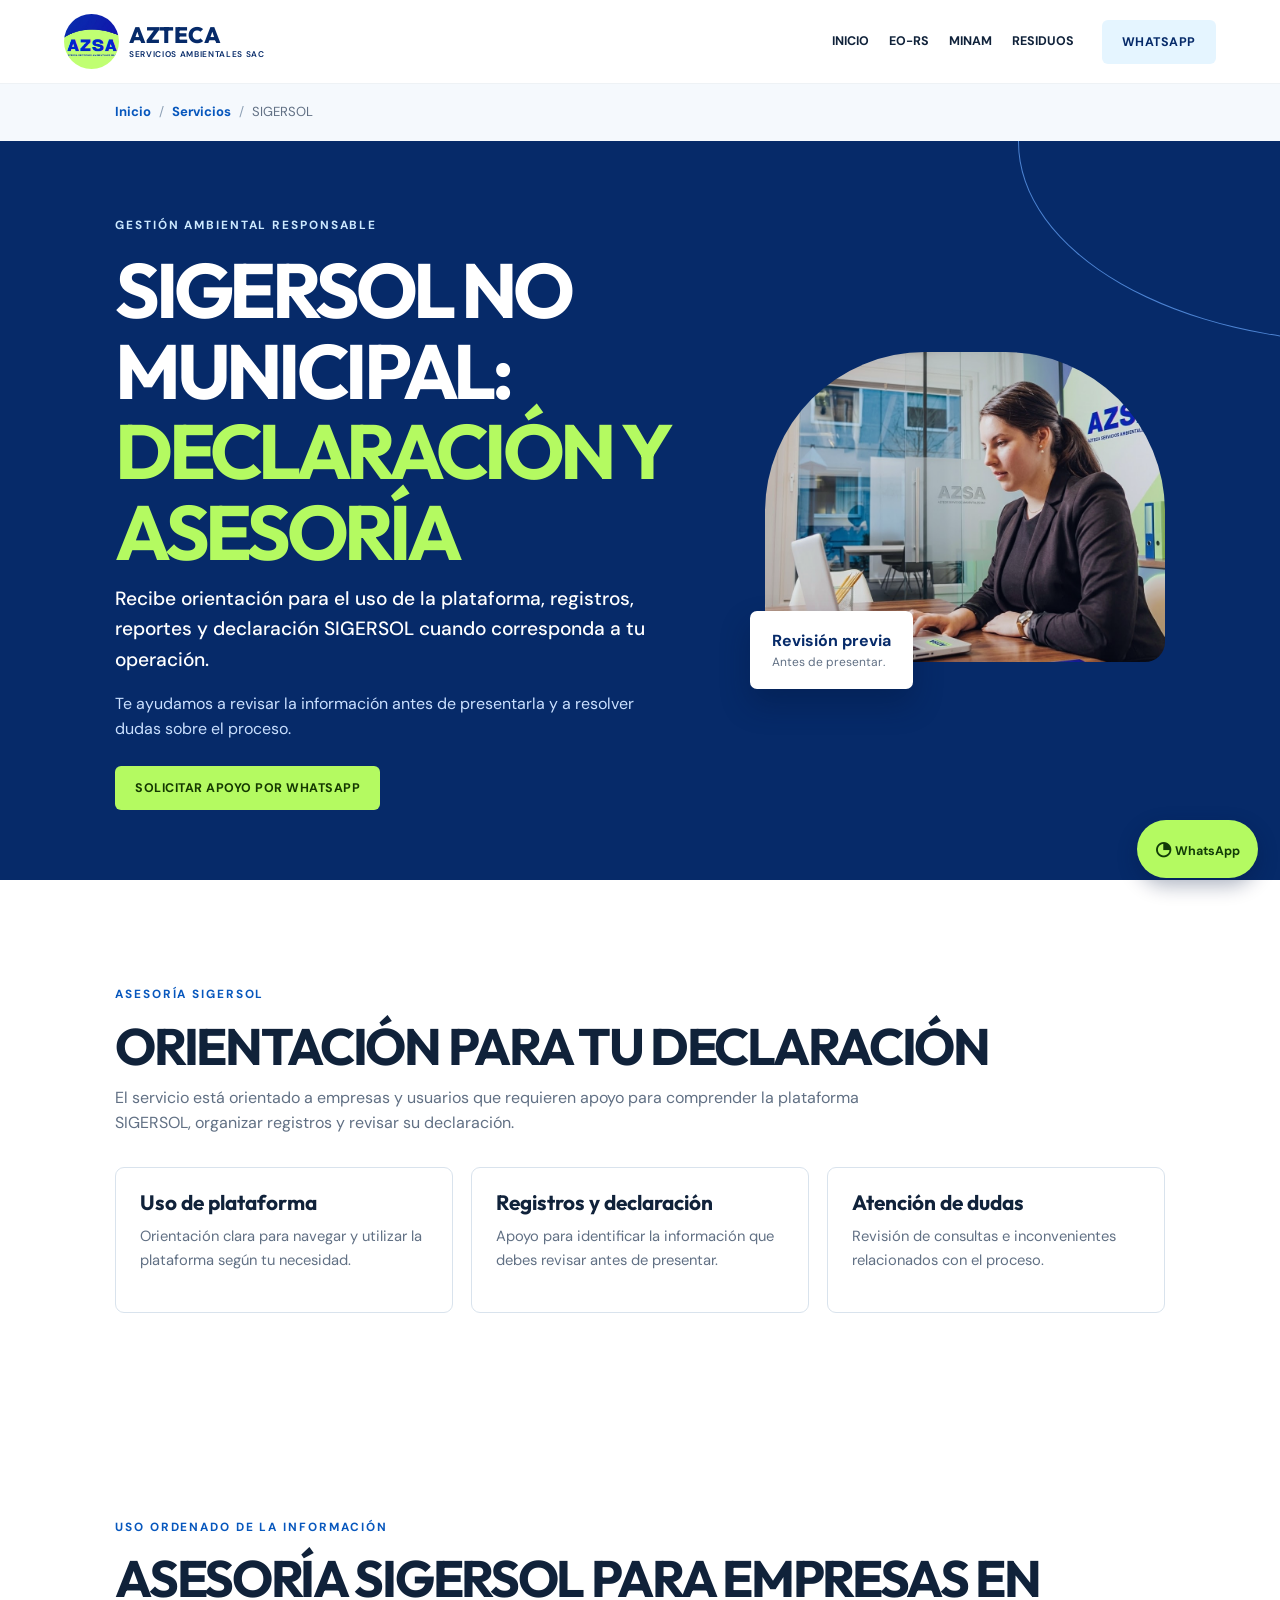
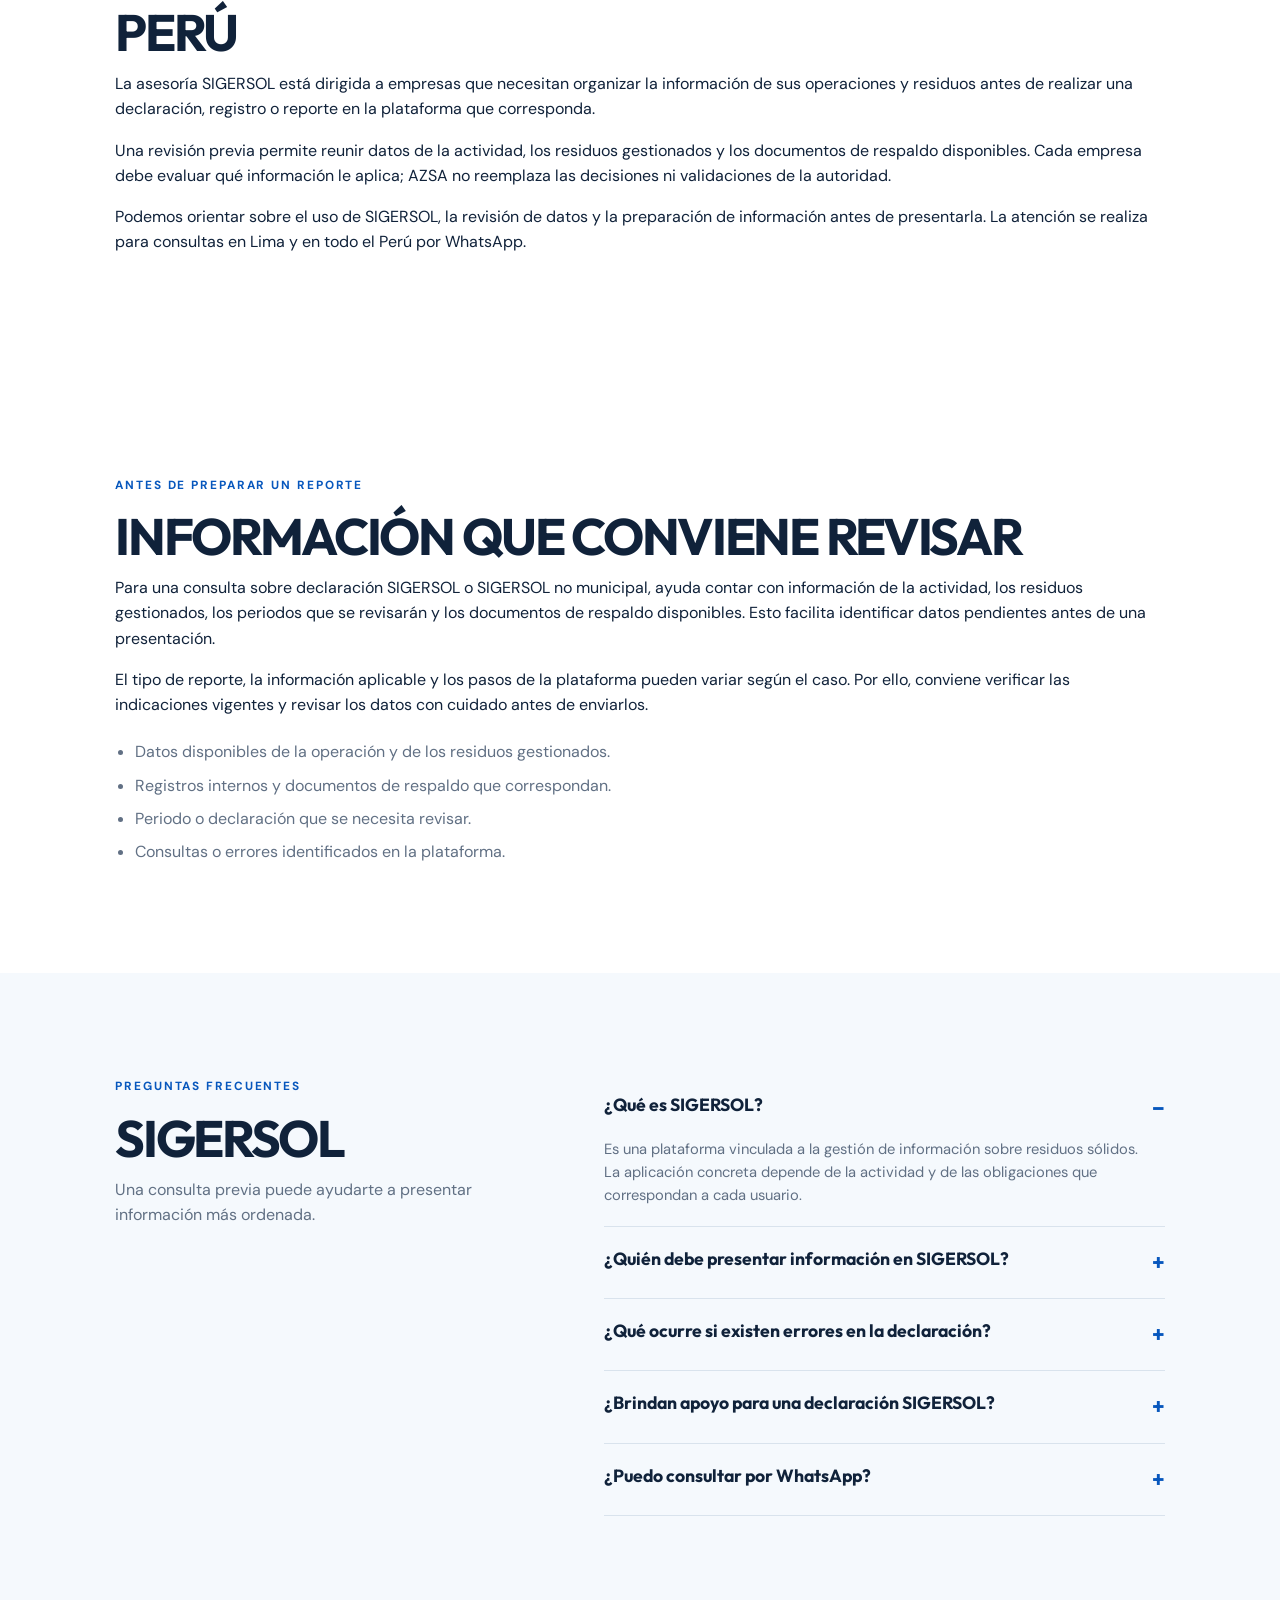
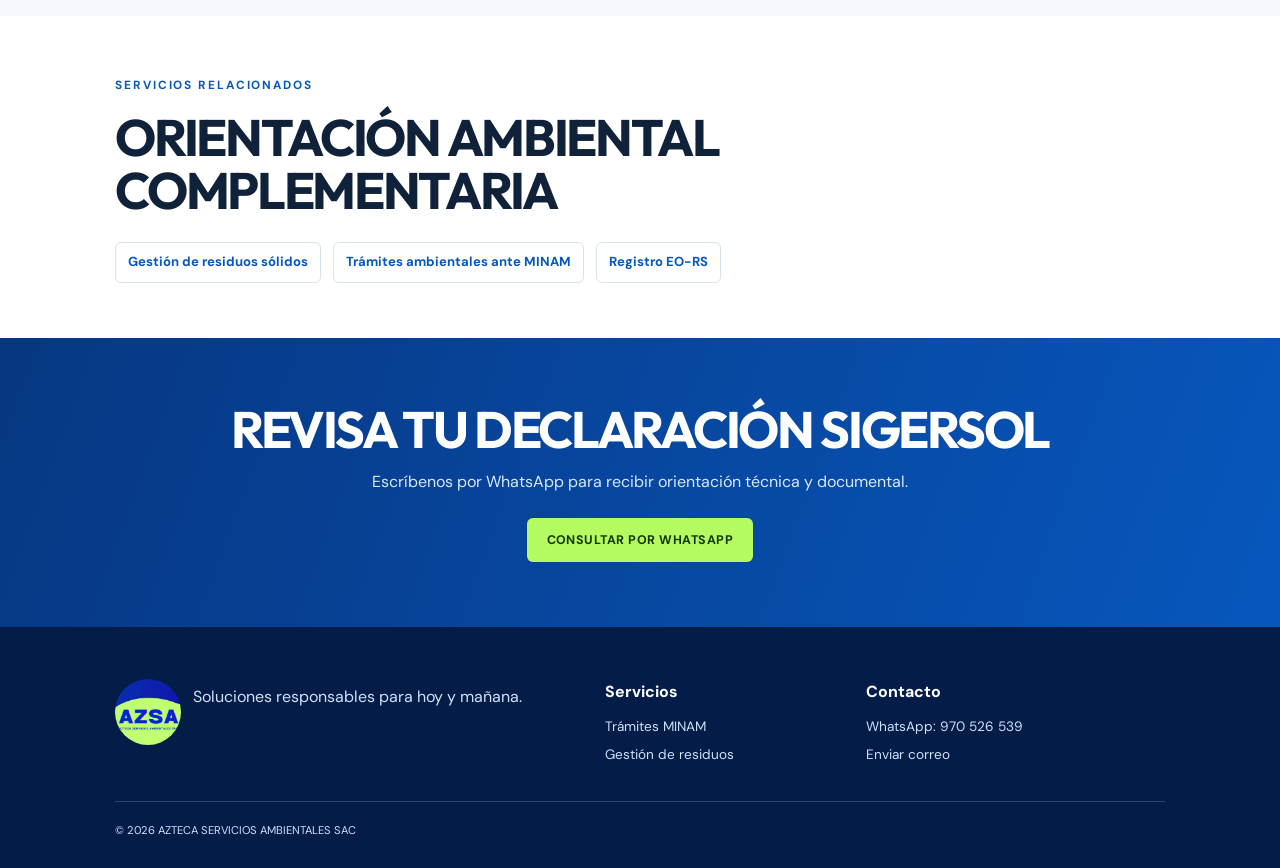
<file: sigersol/index.html>
<!doctype html><html lang="es"><head>
<script>(function(c,l,a,r,i,t,y){c[a]=c[a]||function(){(c[a].q=c[a].q||[]).push(arguments)};t=l.createElement(r);t.async=1;t.src="https://www.clarity.ms/tag/"+i;y=l.getElementsByTagName(r)[0];y.parentNode.insertBefore(t,y);})(window,document,"clarity","script","ye6p9t5ojd");</script>
<meta charset="utf-8"><meta name="viewport" content="width=device-width,initial-scale=1"><meta name="robots" content="index, follow"><meta name="description" content="Asesoría SIGERSOL no municipal en Perú: orientación para declaración, reportes, registros y revisión de información antes de presentarla."><link rel="canonical" href="https://azsa.pe/sigersol/"><meta property="og:type" content="website"><meta property="og:locale" content="es_PE"><meta property="og:site_name" content="AZTECA SERVICIOS AMBIENTALES S.A.C."><meta property="og:title" content="SIGERSOL No Municipal | Declaración y Asesoría | AZSA"><meta property="og:description" content="Orientación para declaración SIGERSOL, reportes y revisión de información para empresas en Perú."><meta property="og:url" content="https://azsa.pe/sigersol/"><meta property="og:image" content="https://azsa.pe/hero-azsa.jpg"><meta name="twitter:card" content="summary_large_image"><meta name="twitter:title" content="SIGERSOL No Municipal | Declaración y Asesoría | AZSA"><meta name="twitter:description" content="Orientación para declaración SIGERSOL, reportes y revisión de información para empresas en Perú."><meta name="twitter:image" content="https://azsa.pe/hero-azsa.jpg"><title>SIGERSOL No Municipal | Declaración y Asesoría | AZSA</title><link rel="stylesheet" href="../styles.css"><link rel="stylesheet" href="../service-page.css"><script type="application/ld+json">{"@context":"https://schema.org","@graph":[{"@type":"WebPage","@id":"https://azsa.pe/sigersol/#webpage","url":"https://azsa.pe/sigersol/","name":"SIGERSOL No Municipal | Declaración y Asesoría | AZSA","description":"Asesoría SIGERSOL no municipal en Perú: orientación para declaración, reportes, registros y revisión de información antes de presentarla.","inLanguage":"es-PE","isPartOf":{"@id":"https://azsa.pe/#website"}},{"@type":"Service","@id":"https://azsa.pe/sigersol/#service","name":"Asesoría SIGERSOL no municipal en Perú","serviceType":"Asesoría SIGERSOL","url":"https://azsa.pe/sigersol/","description":"Orientación para declaración SIGERSOL, reportes y revisión de información.","provider":{"@id":"https://azsa.pe/#organization"},"areaServed":{"@type":"Country","name":"Perú"}},{"@type":"BreadcrumbList","itemListElement":[{"@type":"ListItem","position":1,"name":"Inicio","item":"https://azsa.pe/"},{"@type":"ListItem","position":2,"name":"Servicios","item":"https://azsa.pe/#servicios"},{"@type":"ListItem","position":3,"name":"SIGERSOL","item":"https://azsa.pe/sigersol/"}]}]}</script></head>
<body><header class="header"><a class="brand" href="/"><img src="../azsa-logo.png" alt="Logo AZTECA SERVICIOS AMBIENTALES SAC" width="424" height="424"><span>AZTECA <small>SERVICIOS AMBIENTALES SAC</small></span></a><button class="menu-toggle" aria-label="Abrir menú">☰</button><nav><a href="/">Inicio</a><a href="/registro-eo-rs/">EO-RS</a><a href="/tramites-minam/">MINAM</a><a href="/gestion-residuos-solidos/">Residuos</a></nav><a class="button button-light header-cta" target="_blank" rel="noopener" href="https://wa.me/51970526539?text=Deseo%20apoyo%20con%20SIGERSOL%20o%20una%20declaraci%C3%B3n.">WhatsApp</a></header><nav class="breadcrumbs" aria-label="Migas de pan"><ol><li><a href="/">Inicio</a></li><li><a href="/#servicios">Servicios</a></li><li aria-current="page">SIGERSOL</li></ol></nav><main>
<section class="hero service-hero"><div class="hero-copy"><p class="eyebrow">Gestión ambiental responsable</p><h1>SIGERSOL NO MUNICIPAL: <em>DECLARACIÓN Y ASESORÍA</em></h1><p class="lead">Recibe orientación para el uso de la plataforma, registros, reportes y declaración SIGERSOL cuando corresponda a tu operación.</p><p>Te ayudamos a revisar la información antes de presentarla y a resolver dudas sobre el proceso.</p><div class="actions"><a class="button button-accent" target="_blank" rel="noopener" href="https://wa.me/51970526539?text=Deseo%20apoyo%20con%20SIGERSOL%20o%20una%20declaraci%C3%B3n.">Solicitar apoyo por WhatsApp</a></div></div><div class="hero-media"><img src="../hero-azsa.jpg" alt="Asesora ambiental brindando orientación SIGERSOL" width="1024" height="1024" decoding="async"><div class="hero-card"><b>Revisión previa</b><span>Antes de presentar.</span></div></div></section>
<section class="section"><p class="eyebrow blue">Asesoría SIGERSOL</p><h2>ORIENTACIÓN PARA TU DECLARACIÓN</h2><p class="service-intro">El servicio está orientado a empresas y usuarios que requieren apoyo para comprender la plataforma SIGERSOL, organizar registros y revisar su declaración.</p><div class="benefits"><article><h3>Uso de plataforma</h3><p>Orientación clara para navegar y utilizar la plataforma según tu necesidad.</p></article><article><h3>Registros y declaración</h3><p>Apoyo para identificar la información que debes revisar antes de presentar.</p></article><article><h3>Atención de dudas</h3><p>Revisión de consultas e inconvenientes relacionados con el proceso.</p></article></div></section>
<section class="section"><p class="eyebrow blue">Uso ordenado de la información</p><h2>ASESORÍA SIGERSOL PARA EMPRESAS EN PERÚ</h2><p>La asesoría SIGERSOL está dirigida a empresas que necesitan organizar la información de sus operaciones y residuos antes de realizar una declaración, registro o reporte en la plataforma que corresponda.</p><p>Una revisión previa permite reunir datos de la actividad, los residuos gestionados y los documentos de respaldo disponibles. Cada empresa debe evaluar qué información le aplica; AZSA no reemplaza las decisiones ni validaciones de la autoridad.</p><p>Podemos orientar sobre el uso de SIGERSOL, la revisión de datos y la preparación de información antes de presentarla. La atención se realiza para consultas en Lima y en todo el Perú por WhatsApp.</p></section><section class="section alt"><p class="eyebrow blue">Antes de preparar un reporte</p><h2>INFORMACIÓN QUE CONVIENE REVISAR</h2><p>Para una consulta sobre declaración SIGERSOL o SIGERSOL no municipal, ayuda contar con información de la actividad, los residuos gestionados, los periodos que se revisarán y los documentos de respaldo disponibles. Esto facilita identificar datos pendientes antes de una presentación.</p><p>El tipo de reporte, la información aplicable y los pasos de la plataforma pueden variar según el caso. Por ello, conviene verificar las indicaciones vigentes y revisar los datos con cuidado antes de enviarlos.</p><ul class="service-listing"><li>Datos disponibles de la operación y de los residuos gestionados.</li><li>Registros internos y documentos de respaldo que correspondan.</li><li>Periodo o declaración que se necesita revisar.</li><li>Consultas o errores identificados en la plataforma.</li></ul></section><section class="section soft faq"><div><p class="eyebrow blue">Preguntas frecuentes</p><h2>SIGERSOL</h2><p>Una consulta previa puede ayudarte a presentar información más ordenada.</p></div><div class="accordion"><details open><summary>¿Qué es SIGERSOL?</summary><p>Es una plataforma vinculada a la gestión de información sobre residuos sólidos. La aplicación concreta depende de la actividad y de las obligaciones que correspondan a cada usuario.</p></details><details><summary>¿Quién debe presentar información en SIGERSOL?</summary><p>Depende de la actividad, el tipo de organización y las obligaciones aplicables. Podemos orientarte para revisar tu caso antes de preparar información.</p></details><details><summary>¿Qué ocurre si existen errores en la declaración?</summary><p>Una revisión de los datos, registros y documentos disponibles permite identificar qué información conviene verificar. La corrección debe realizarse conforme al procedimiento vigente.</p></details><details><summary>¿Brindan apoyo para una declaración SIGERSOL?</summary><p>Sí. Brindamos orientación para registros, declaración y revisión antes de presentar.</p></details><details><summary>¿Puedo consultar por WhatsApp?</summary><p>Sí. Escríbenos y cuéntanos brevemente qué necesitas revisar.</p></details></div></section><section class="section related-services"><p class="eyebrow blue">Servicios relacionados</p><h2>ORIENTACIÓN AMBIENTAL COMPLEMENTARIA</h2><div class="internal-links"><a href="/gestion-residuos-solidos/">Gestión de residuos sólidos</a><a href="/tramites-minam/">Trámites ambientales ante MINAM</a><a href="/registro-eo-rs/">Registro EO-RS</a></div></section>
<section class="service-cta"><h2>REVISA TU DECLARACIÓN SIGERSOL</h2><p>Escríbenos por WhatsApp para recibir orientación técnica y documental.</p><a class="button" target="_blank" rel="noopener" href="https://wa.me/51970526539?text=Deseo%20apoyo%20con%20SIGERSOL%20o%20una%20declaraci%C3%B3n.">Consultar por WhatsApp</a></section>
</main><footer><div class="footer-brand"><img src="../azsa-logo.png" alt="AZTECA SERVICIOS AMBIENTALES SAC" width="424" height="424" loading="lazy" decoding="async"><p>Soluciones responsables para hoy y mañana.</p></div><div><b>Servicios</b><a href="/tramites-minam/">Trámites MINAM</a><a href="/gestion-residuos-solidos/">Gestión de residuos</a></div><div><b>Contacto</b><a href="https://wa.me/51970526539">WhatsApp: 970 526 539</a><a href="mailto:aztecaserviciosambientales@gmail.com">Enviar correo</a></div><small>© 2026 AZTECA SERVICIOS AMBIENTALES SAC</small></footer><a class="whatsapp" target="_blank" rel="noopener" href="https://wa.me/51970526539?text=Deseo%20apoyo%20con%20SIGERSOL." aria-label="Consultar por WhatsApp">◔ <span>WhatsApp</span></a><script src="../service-page.js"></script></body></html>
</file>
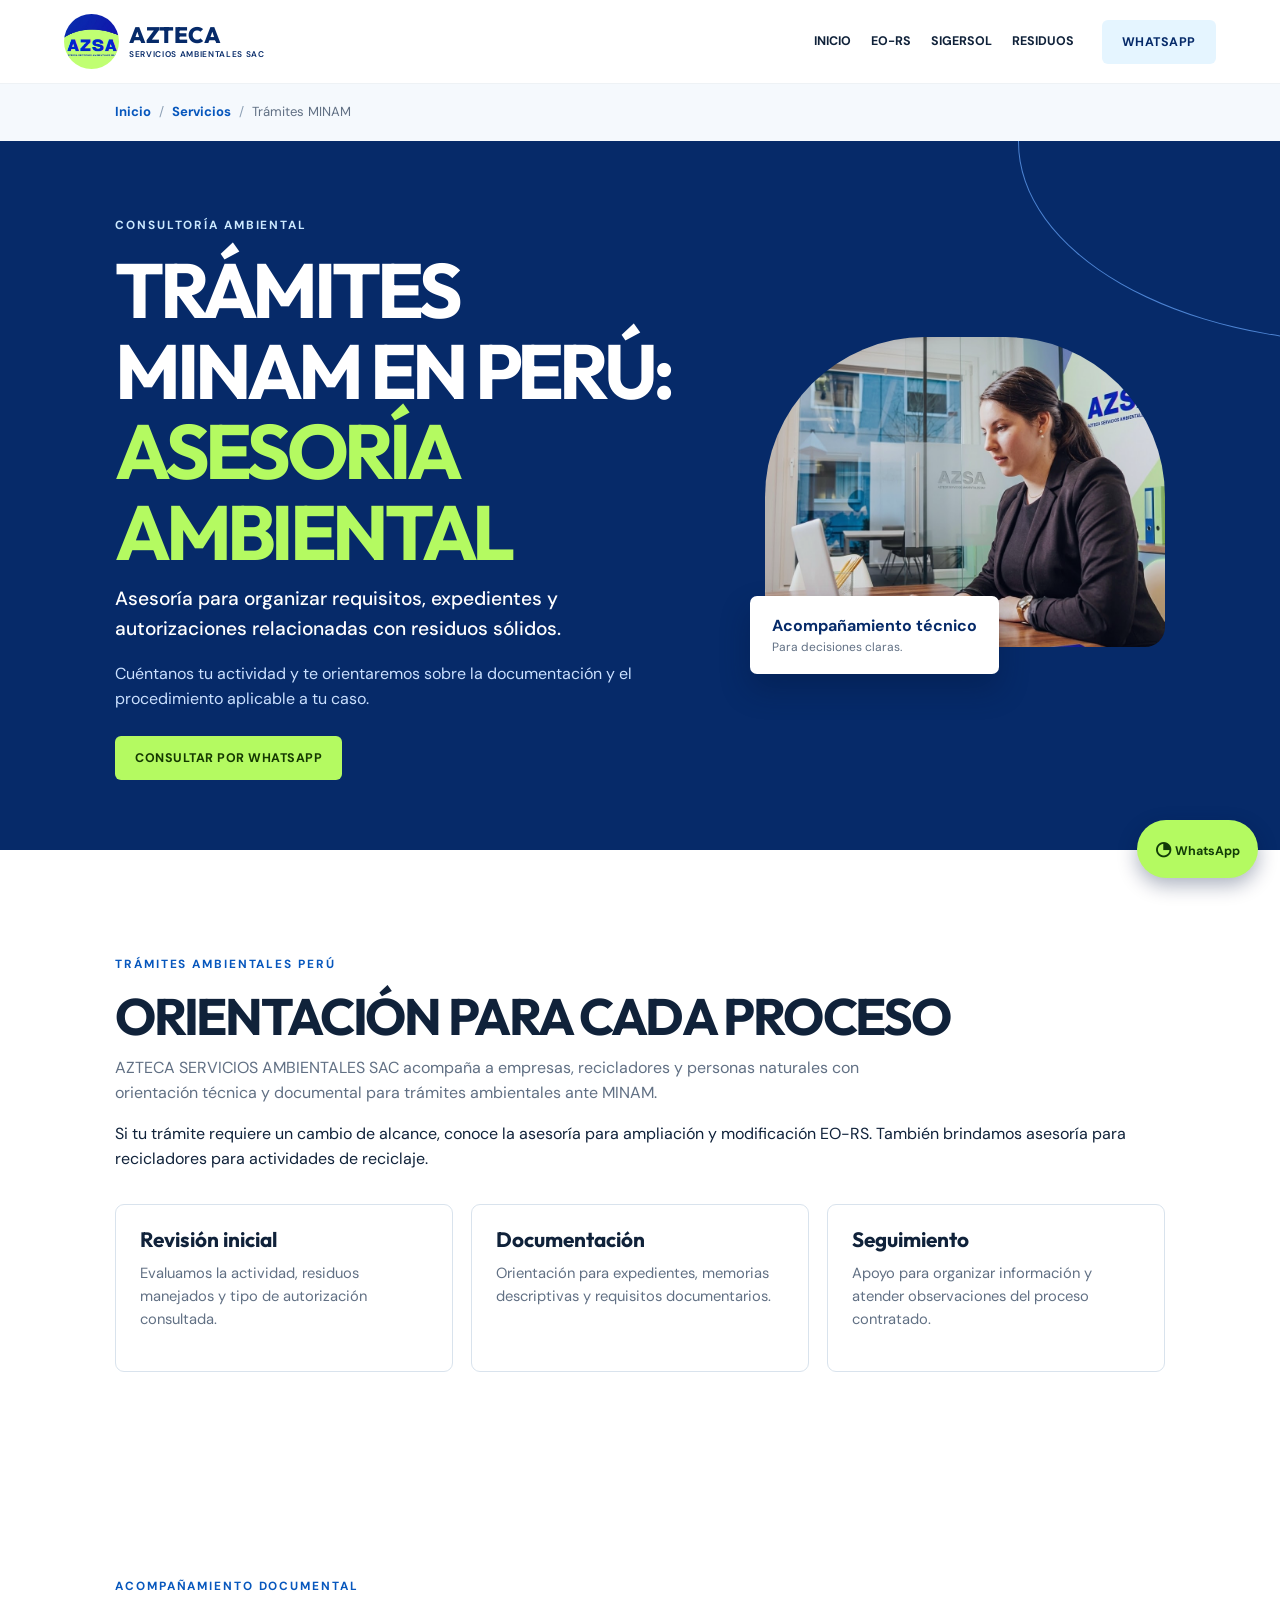
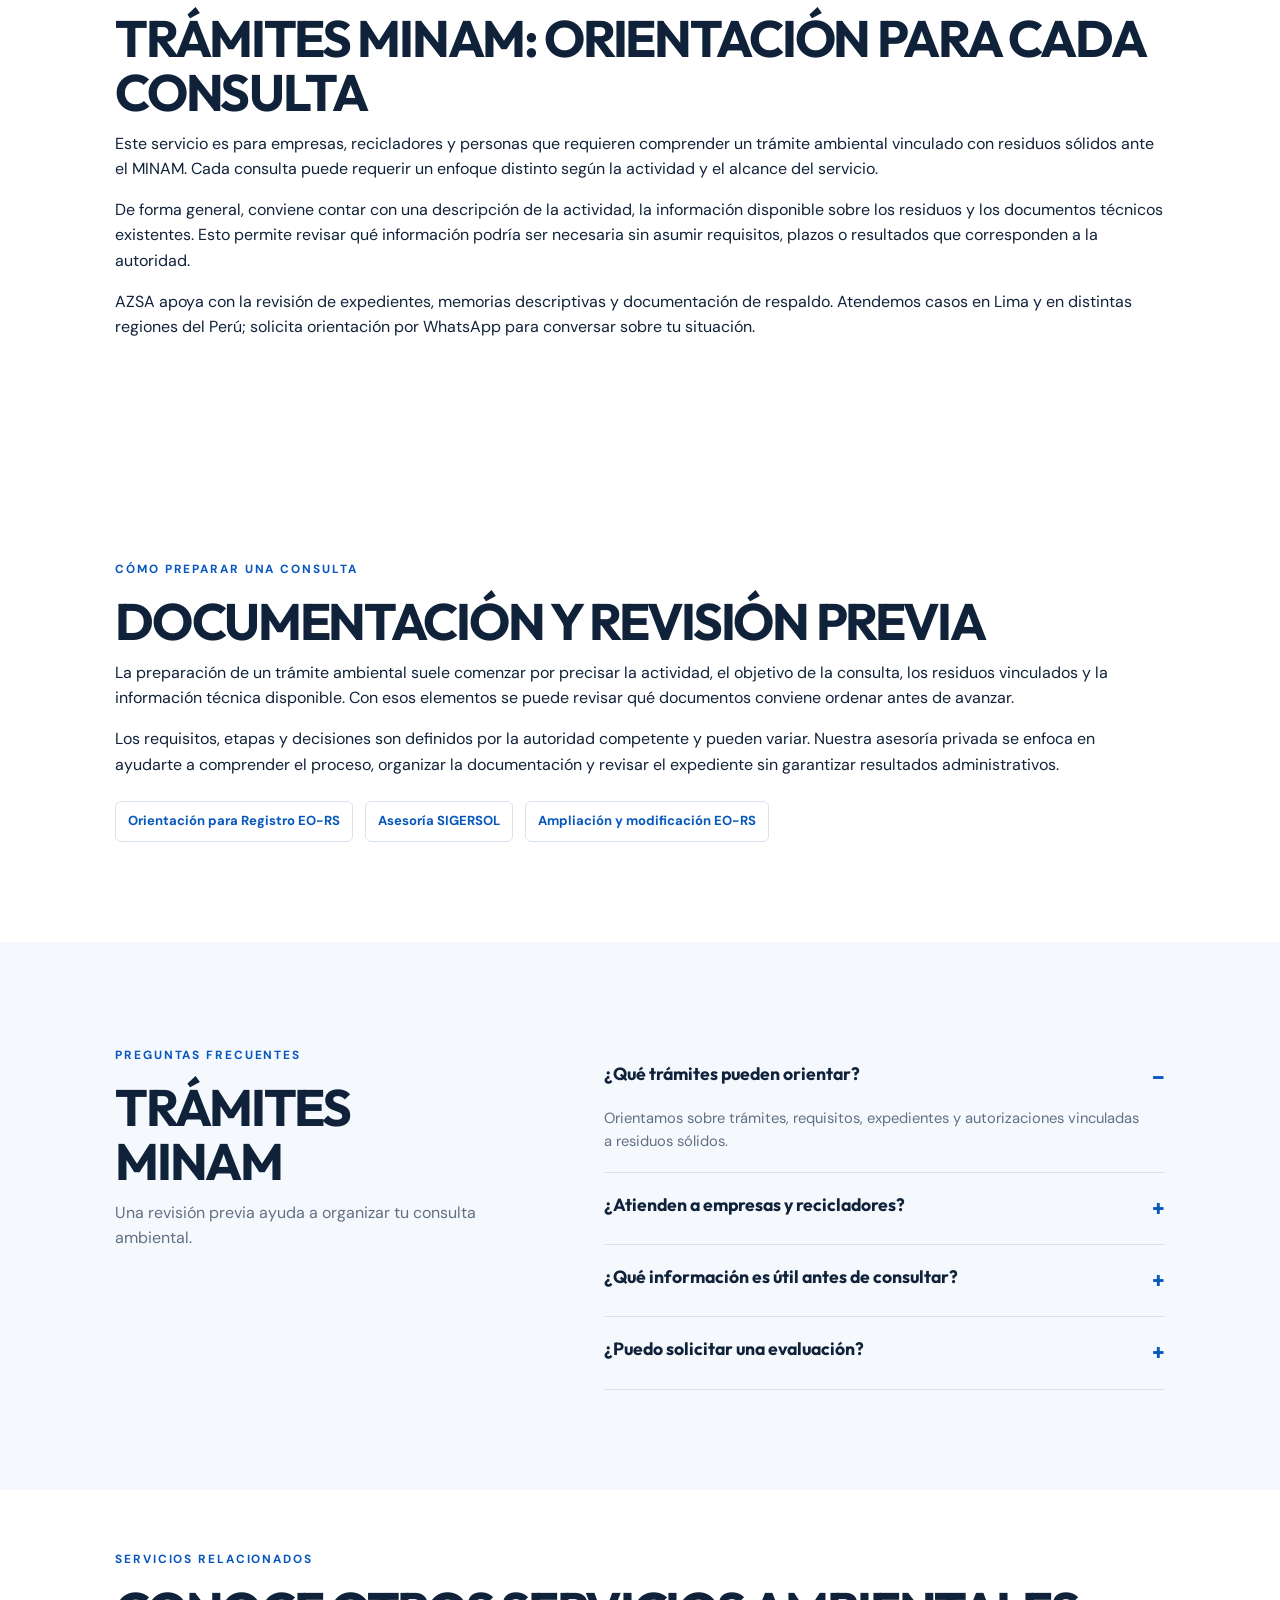
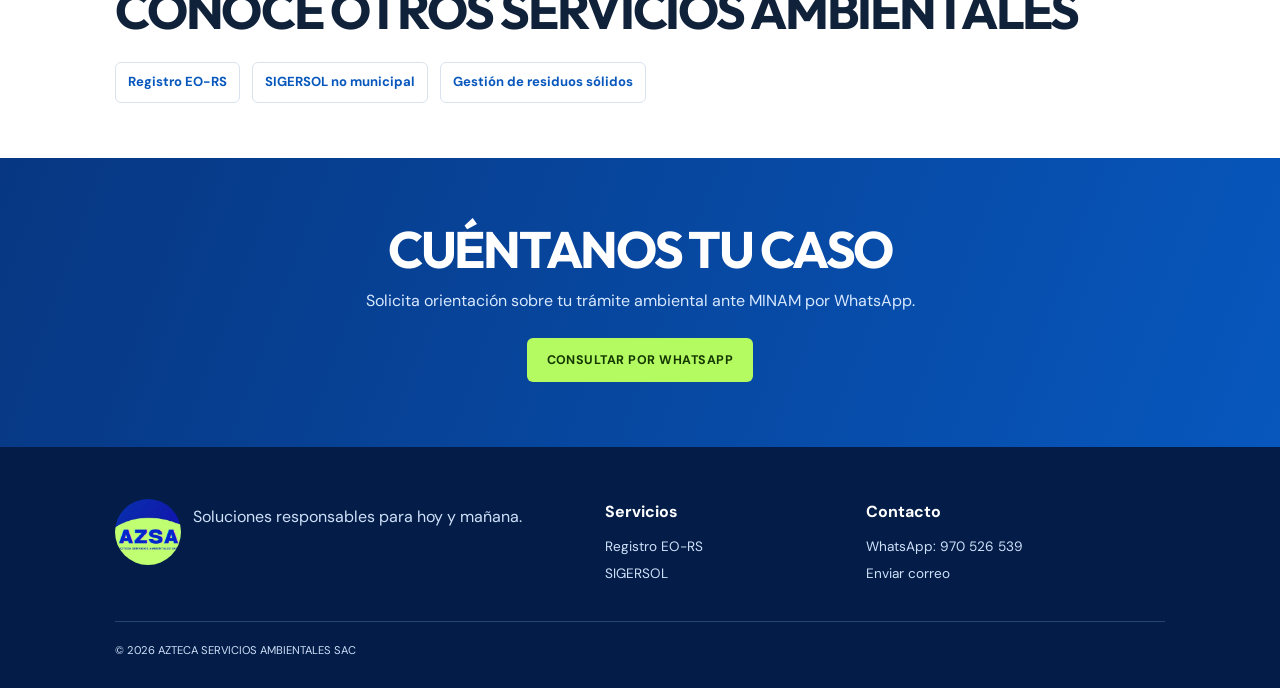
<file: tramites-minam/index.html>
<!doctype html>
<html lang="es">
<head>
<script>(function(c,l,a,r,i,t,y){c[a]=c[a]||function(){(c[a].q=c[a].q||[]).push(arguments)};t=l.createElement(r);t.async=1;t.src="https://www.clarity.ms/tag/"+i;y=l.getElementsByTagName(r)[0];y.parentNode.insertBefore(t,y);})(window,document,"clarity","script","ye6p9t5ojd");</script>
<meta charset="utf-8">
<meta name="viewport" content="width=device-width,initial-scale=1">
<meta name="robots" content="index, follow">
<meta name="description" content="Asesoría para trámites MINAM en Perú: orientación sobre requisitos, expedientes y documentación para gestiones ambientales vinculadas a residuos sólidos.">
<link rel="canonical" href="https://azsa.pe/tramites-minam/">
<meta property="og:type" content="website">
<meta property="og:locale" content="es_PE">
<meta property="og:site_name" content="AZTECA SERVICIOS AMBIENTALES S.A.C.">
<meta property="og:title" content="Trámites MINAM en Perú | Asesoría Ambiental | AZSA">
<meta property="og:description" content="Orientación para trámites ambientales, requisitos, expedientes y documentación vinculada a residuos sólidos.">
<meta property="og:url" content="https://azsa.pe/tramites-minam/">
<meta property="og:image" content="https://azsa.pe/hero-azsa.jpg">
<meta name="twitter:card" content="summary_large_image">
<meta name="twitter:title" content="Trámites MINAM en Perú | Asesoría Ambiental | AZSA">
<meta name="twitter:description" content="Orientación para trámites ambientales, requisitos, expedientes y documentación vinculada a residuos sólidos.">
<meta name="twitter:image" content="https://azsa.pe/hero-azsa.jpg">
<title>Trámites MINAM en Perú | Asesoría Ambiental | AZSA</title>
<link rel="stylesheet" href="../styles.css">
<link rel="stylesheet" href="../service-page.css">
<script type="application/ld+json">{"@context":"https://schema.org","@type":"ProfessionalService","name":"AZTECA SERVICIOS AMBIENTALES SAC","url":"https://azsa.pe/tramites-minam/","telephone":"+51970526539","email":"aztecaserviciosambientales@gmail.com","areaServed":{"@type":"Country","name":"Perú"},"serviceType":"Asesoría para trámites ante MINAM"}</script>
<script type="application/ld+json">{"@context":"https://schema.org","@graph":[{"@type":"WebPage","@id":"https://azsa.pe/tramites-minam/#webpage","url":"https://azsa.pe/tramites-minam/","name":"Trámites MINAM en Perú | Asesoría Ambiental | AZSA","description":"Asesoría para trámites MINAM en Perú: orientación sobre requisitos, expedientes y documentación para gestiones ambientales vinculadas a residuos sólidos.","inLanguage":"es-PE","isPartOf":{"@id":"https://azsa.pe/#website"}},{"@type":"Service","@id":"https://azsa.pe/tramites-minam/#service","name":"Asesoría para trámites MINAM en Perú","serviceType":"Asesoría para trámites ambientales","url":"https://azsa.pe/tramites-minam/","description":"Orientación para requisitos, expedientes y documentación en trámites ambientales.","provider":{"@id":"https://azsa.pe/#organization"},"areaServed":{"@type":"Country","name":"Perú"}},{"@type":"BreadcrumbList","itemListElement":[{"@type":"ListItem","position":1,"name":"Inicio","item":"https://azsa.pe/"},{"@type":"ListItem","position":2,"name":"Servicios","item":"https://azsa.pe/#servicios"},{"@type":"ListItem","position":3,"name":"Trámites MINAM","item":"https://azsa.pe/tramites-minam/"}]}]}</script>
</head>
<body>
<header class="header">
<a class="brand" href="/">
<img src="../azsa-logo.png" alt="Logo AZTECA SERVICIOS AMBIENTALES SAC" width="424" height="424" decoding="async">
<span>AZTECA <small>SERVICIOS AMBIENTALES SAC</small>
</span>
</a>
<button class="menu-toggle" aria-label="Abrir menú">☰</button>
<nav>
<a href="/">Inicio</a>
<a href="/registro-eo-rs/">EO-RS</a>
<a href="/sigersol/">SIGERSOL</a>
<a href="/gestion-residuos-solidos/">Residuos</a>
</nav>
<a class="button button-light header-cta" target="_blank" rel="noopener" href="https://wa.me/51970526539?text=Deseo%20consultar%20sobre%20un%20tr%C3%A1mite%20ante%20MINAM.">WhatsApp</a>
</header>
<nav class="breadcrumbs" aria-label="Migas de pan"><ol><li><a href="/">Inicio</a></li><li><a href="/#servicios">Servicios</a></li><li aria-current="page">Trámites MINAM</li></ol></nav>
<main>
<section class="hero service-hero">
<div class="hero-copy">
<p class="eyebrow">Consultoría ambiental</p>
<h1>TRÁMITES MINAM EN PERÚ: <em>ASESORÍA AMBIENTAL</em>
</h1>
<p class="lead">Asesoría para organizar requisitos, expedientes y autorizaciones relacionadas con residuos sólidos.</p>
<p>Cuéntanos tu actividad y te orientaremos sobre la documentación y el procedimiento aplicable a tu caso.</p>
<div class="actions">
<a class="button button-accent" target="_blank" rel="noopener" href="https://wa.me/51970526539?text=Deseo%20consultar%20sobre%20un%20tr%C3%A1mite%20ante%20MINAM.">Consultar por WhatsApp</a>
</div>
</div>
<div class="hero-media">
<img src="../hero-azsa.jpg" alt="Asesora de AZTECA SERVICIOS AMBIENTALES SAC en oficina" width="1024" height="1024" decoding="async">
<div class="hero-card">
<b>Acompañamiento técnico</b>
<span>Para decisiones claras.</span>
</div>
</div>
</section>
<section class="section">
<p class="eyebrow blue">Trámites ambientales Perú</p>
<h2>ORIENTACIÓN PARA CADA PROCESO</h2>
<p class="service-intro">AZTECA SERVICIOS AMBIENTALES SAC acompaña a empresas, recicladores y personas naturales con orientación técnica y documental para trámites ambientales ante MINAM.</p>
<p>Si tu trámite requiere un cambio de alcance, conoce la <a href="/ampliacion-modificacion-eo-rs/">asesoría para ampliación y modificación EO-RS</a>. También brindamos <a href="/asesoria-recicladores/">asesoría para recicladores</a> para actividades de reciclaje.</p>
<div class="benefits">
<article>
<h3>Revisión inicial</h3>
<p>Evaluamos la actividad, residuos manejados y tipo de autorización consultada.</p>
</article>
<article>
<h3>Documentación</h3>
<p>Orientación para expedientes, memorias descriptivas y requisitos documentarios.</p>
</article>
<article>
<h3>Seguimiento</h3>
<p>Apoyo para organizar información y atender observaciones del proceso contratado.</p>
</article>
</div>
</section>
<section class="section">
<p class="eyebrow blue">Acompañamiento documental</p>
<h2>TRÁMITES MINAM: ORIENTACIÓN PARA CADA CONSULTA</h2>
<p>Este servicio es para empresas, recicladores y personas que requieren comprender un trámite ambiental vinculado con residuos sólidos ante el MINAM. Cada consulta puede requerir un enfoque distinto según la actividad y el alcance del servicio.</p>
<p>De forma general, conviene contar con una descripción de la actividad, la información disponible sobre los residuos y los documentos técnicos existentes. Esto permite revisar qué información podría ser necesaria sin asumir requisitos, plazos o resultados que corresponden a la autoridad.</p>
<p>AZSA apoya con la revisión de expedientes, memorias descriptivas y documentación de respaldo. Atendemos casos en Lima y en distintas regiones del Perú; solicita orientación por WhatsApp para conversar sobre tu situación.</p>
</section>
<section class="section alt">
<p class="eyebrow blue">Cómo preparar una consulta</p>
<h2>DOCUMENTACIÓN Y REVISIÓN PREVIA</h2>
<p>La preparación de un trámite ambiental suele comenzar por precisar la actividad, el objetivo de la consulta, los residuos vinculados y la información técnica disponible. Con esos elementos se puede revisar qué documentos conviene ordenar antes de avanzar.</p>
<p>Los requisitos, etapas y decisiones son definidos por la autoridad competente y pueden variar. Nuestra asesoría privada se enfoca en ayudarte a comprender el proceso, organizar la documentación y revisar el expediente sin garantizar resultados administrativos.</p>
<div class="internal-links"><a href="/registro-eo-rs/">Orientación para Registro EO-RS</a><a href="/sigersol/">Asesoría SIGERSOL</a><a href="/ampliacion-modificacion-eo-rs/">Ampliación y modificación EO-RS</a></div>
</section>
<section class="section soft faq">
<div>
<p class="eyebrow blue">Preguntas frecuentes</p>
<h2>TRÁMITES MINAM</h2>
<p>Una revisión previa ayuda a organizar tu consulta ambiental.</p>
</div>
<div class="accordion">
<details open>
<summary>¿Qué trámites pueden orientar?</summary>
<p>Orientamos sobre trámites, requisitos, expedientes y autorizaciones vinculadas a residuos sólidos.</p>
</details>
<details>
<summary>¿Atienden a empresas y recicladores?</summary>
<p>Sí. Los servicios se adaptan a empresas, organizaciones, recicladores y personas naturales.</p>
</details>
<details>
<summary>¿Qué información es útil antes de consultar?</summary>
<p>Una descripción de la actividad, los residuos vinculados y los documentos técnicos disponibles permite revisar el caso con mayor claridad.</p>
</details>
<details>
<summary>¿Puedo solicitar una evaluación?</summary>
<p>Sí. Contáctanos por WhatsApp para iniciar la conversación.</p>
</details>
</div>
</section>
<section class="section related-services"><p class="eyebrow blue">Servicios relacionados</p><h2>CONOCE OTROS SERVICIOS AMBIENTALES</h2><div class="internal-links"><a href="/registro-eo-rs/">Registro EO-RS</a><a href="/sigersol/">SIGERSOL no municipal</a><a href="/gestion-residuos-solidos/">Gestión de residuos sólidos</a></div></section>
<section class="service-cta">
<h2>CUÉNTANOS TU CASO</h2>
<p>Solicita orientación sobre tu trámite ambiental ante MINAM por WhatsApp.</p>
<a class="button" target="_blank" rel="noopener" href="https://wa.me/51970526539?text=Deseo%20consultar%20sobre%20un%20tr%C3%A1mite%20ante%20MINAM.">Consultar por WhatsApp</a>
</section>
</main>
<footer>
<div class="footer-brand">
<img src="../azsa-logo.png" alt="AZTECA SERVICIOS AMBIENTALES SAC" width="424" height="424" loading="lazy" decoding="async">
<p>Soluciones responsables para hoy y mañana.</p>
</div>
<div>
<b>Servicios</b>
<a href="/registro-eo-rs/">Registro EO-RS</a>
<a href="/sigersol/">SIGERSOL</a>
</div>
<div>
<b>Contacto</b>
<a href="https://wa.me/51970526539">WhatsApp: 970 526 539</a>
<a href="mailto:aztecaserviciosambientales@gmail.com">Enviar correo</a>
</div>
<small>© 2026 AZTECA SERVICIOS AMBIENTALES SAC</small>
</footer>
<a class="whatsapp" target="_blank" rel="noopener" href="https://wa.me/51970526539?text=Deseo%20consultar%20sobre%20un%20tr%C3%A1mite%20ante%20MINAM." aria-label="Consultar por WhatsApp">◔ <span>WhatsApp</span>
</a>
<script src="../service-page.js">
</script>
</body>
</html>
</file>
<file: styles.css>
@import url('https://fonts.googleapis.com/css2?family=DM+Sans:wght@400;500;600;700&family=Outfit:wght@500;600;700;800&display=swap');
:root{--navy:#062a69;--blue:#0757bd;--sky:#eaf7fa;--lime:#b4fa61;--ink:#10223a;--muted:#617084;--white:#fff;--line:#d9e3ed;--soft:#f5f9fd}*{box-sizing:border-box}html{scroll-behavior:smooth}body{margin:0;font-family:'DM Sans',sans-serif;color:var(--ink);line-height:1.58}h1,h2,h3{font-family:Outfit,sans-serif;line-height:1.05;margin:0 0 .7rem}h1{font-size:clamp(3.2rem,7vw,6.5rem);letter-spacing:-.06em}h2{font-size:clamp(2rem,4vw,3.3rem);letter-spacing:-.045em}h3{font-size:1.3rem}p{margin:.3rem 0 1rem}a{text-decoration:none;color:inherit}.header{height:84px;display:flex;align-items:center;gap:28px;padding:8px max(5vw,30px);background:#fff;position:sticky;top:0;z-index:10;border-bottom:1px solid #eef2f5}.brand{display:flex;align-items:center;gap:10px;font-family:Outfit;font-weight:800;color:var(--navy);font-size:1.4rem;line-height:1}.brand img{width:55px;height:55px;border-radius:50%;object-fit:cover}.brand small{display:block;font-family:'DM Sans';font-weight:600;font-size:.52rem;text-transform:uppercase;letter-spacing:.08em;margin-top:4px}.header nav{display:flex;gap:20px;margin-left:auto;font-weight:700;font-size:.78rem;text-transform:uppercase}.header nav a:hover{color:var(--blue)}.button{border:0;cursor:pointer;display:inline-flex;align-items:center;justify-content:center;font:700 .78rem 'DM Sans';text-transform:uppercase;letter-spacing:.04em;padding:14px 20px;border-radius:6px;transition:.2s}.button:hover{transform:translateY(-2px)}.button-light{background:#e5f5ff;color:var(--navy)}.button-accent,.button-lime{background:var(--lime);color:#143800}.button-blue{background:var(--blue);color:white}.button-outline{border:1px solid currentColor;color:white;background:transparent}.header-cta{white-space:nowrap}.menu-toggle{display:none}.hero{background:var(--navy);color:#fff;min-height:620px;padding:86px max(9vw,38px) 72px;display:grid;grid-template-columns:1.05fr .75fr;align-items:center;gap:7vw;position:relative;overflow:hidden}.hero:after{content:"";position:absolute;width:700px;height:400px;border-radius:50%;border:1px solid #4c83d2;right:-440px;top:-200px}.hero-copy,.hero-media{position:relative;z-index:1}.eyebrow{font-size:.74rem;font-weight:700;letter-spacing:.16em;text-transform:uppercase;color:#cce9ff}.eyebrow.blue{color:var(--blue)}h1 em{color:var(--lime);font-style:normal;display:block}.lead{font-size:1.2rem;max-width:590px;font-weight:500}.hero-copy>p:not(.eyebrow):not(.lead){max-width:570px;color:#cae0ff}.actions{display:flex;gap:12px;flex-wrap:wrap;margin-top:25px}.hero-pills{display:flex;gap:10px;flex-wrap:wrap;margin-top:40px}.hero-pills span{border:1px solid #4477bd;border-radius:99px;padding:7px 12px;font-size:.75rem}.hero-media img{width:100%;height:385px;object-fit:cover;border-radius:160px 160px 20px 20px;opacity:.92}.hero-card{position:absolute;bottom:-20px;left:-45px;background:#fff;color:var(--navy);padding:17px 22px;border-radius:7px;box-shadow:0 15px 30px #01163855}.hero-card b,.hero-card span{display:block}.hero-card span{font-size:.75rem;color:var(--muted)}.trust{padding:25px max(9vw,38px);display:flex;gap:8vw;justify-content:center;background:var(--lime)}.trust div{display:flex;align-items:baseline;gap:8px}.trust strong{font-family:Outfit;font-size:1.15rem}.trust span{font-size:.8rem}.section{padding:100px max(9vw,38px)}.soft{background:var(--soft)}.split{display:grid;grid-template-columns:1fr 1fr;gap:8vw;align-items:center}.split p{color:var(--muted)}.image-frame img{width:100%;height:390px;object-fit:cover;border-radius:10px}.text-link,.card-link{color:var(--blue);font-weight:700;border:0;background:none;padding:0;cursor:pointer;font:inherit}.text-link b{font-size:1.2rem}.section-heading{display:flex;justify-content:space-between;align-items:end;gap:30px;margin-bottom:37px}.section-heading>p{max-width:360px;color:var(--muted)}.service-grid{display:grid;grid-template-columns:repeat(3,1fr);gap:17px}.service{background:#fff;border:1px solid var(--line);border-radius:9px;padding:27px;min-height:255px;display:flex;flex-direction:column;align-items:start}.service .icon{width:40px;height:40px;background:#e7f2ff;color:var(--blue);display:grid;place-items:center;border-radius:6px;font-weight:bold;font-size:1.25rem;margin-bottom:20px}.service p{font-size:.92rem;color:var(--muted)}.service .card-link{margin-top:auto}.service.featured{background:var(--blue);color:#fff;border-color:var(--blue)}.service.featured .icon{background:var(--lime);color:var(--navy)}.service.featured p,.service.featured .card-link{color:#d9ecff}.minam{background:linear-gradient(110deg,#073782,#0757bd);color:#fff;padding:72px max(9vw,38px);display:grid;grid-template-columns:1.25fr .75fr;gap:6vw;align-items:center}.minam h2{max-width:720px}.minam>div>p:not(.eyebrow){max-width:680px;color:#d8e9ff}.minam img{width:100%;height:270px;object-fit:cover;border-radius:100px 10px 100px 10px}.center{text-align:center}.audience{display:grid;grid-template-columns:repeat(4,1fr);gap:18px;margin-top:35px}.audience div{border-top:2px solid var(--blue);padding-top:18px}.audience b,.steps span{color:var(--blue);font:800 1rem Outfit}.audience p{font-size:.9rem;color:var(--muted)}.process{background:#fff}.steps{display:grid;grid-template-columns:repeat(4,1fr);gap:18px;counter-reset:step}.steps article{background:#f0f7fd;padding:25px;border-radius:8px}.steps h3{margin-top:12px;font-size:1.15rem}.steps p{font-size:.86rem;color:var(--muted)}.blog-grid{display:grid;grid-template-columns:repeat(3,1fr);gap:20px}.blog-grid article{background:#fff;border-radius:8px;overflow:hidden;border:1px solid var(--line)}.blog-grid img{width:100%;height:180px;object-fit:cover}.blog-grid article div{padding:22px}.blog-grid small{font-weight:bold;font-size:.67rem;letter-spacing:.08em;color:var(--blue)}.blog-grid h3{font-size:1.3rem;margin-top:9px}.blog-grid a{color:var(--blue);font-size:.85rem;font-weight:700}.faq{display:grid;grid-template-columns:.8fr 1.2fr;gap:9vw}.faq>div>p:not(.eyebrow){color:var(--muted)}details{border-bottom:1px solid var(--line);padding:18px 0}summary{font-family:Outfit;font-size:1.1rem;font-weight:700;cursor:pointer;list-style:none;display:flex;justify-content:space-between;gap:10px}summary:after{content:'+';color:var(--blue);font-size:1.4rem}details[open] summary:after{content:'−'}details p{color:var(--muted);font-size:.92rem;margin:12px 25px 0 0}.contact{color:#fff;background:var(--navy);padding:75px max(9vw,38px);display:grid;grid-template-columns:1.1fr .9fr;align-items:center;gap:7vw}.contact h2{font-size:clamp(2.5rem,5vw,4rem)}.contact a{text-decoration:underline;text-underline-offset:3px}.contact-data{border-left:2px solid var(--lime);padding-left:18px;margin-top:20px}.contact img{width:100%;height:330px;object-fit:cover;border-radius:20px 130px 20px 130px}footer{background:#041d48;color:#cfe0f9;padding:52px max(9vw,38px) 28px;display:grid;grid-template-columns:2fr 1fr 1.3fr;gap:30px;position:relative}footer img{width:66px;height:66px;border-radius:50%;object-fit:cover;float:left;margin-right:12px}footer b{display:block;color:#fff;margin-bottom:12px}footer a{display:block;font-size:.85rem;margin-bottom:6px}footer small{grid-column:1/-1;border-top:1px solid #24466f;padding-top:20px;font-size:.7rem}.whatsapp{position:fixed;bottom:22px;right:22px;z-index:9;background:var(--lime);color:#123b08;border-radius:99px;padding:14px 18px;font-weight:bold;font-size:.78rem;box-shadow:0 7px 20px #00154055}.whatsapp:first-letter{font-size:1.2rem}dialog{border:0;border-radius:12px;max-width:600px;width:calc(100% - 32px);padding:34px;box-shadow:0 30px 80px #00142c66;color:var(--ink)}dialog::backdrop{background:#011c488c}.close{position:absolute;right:18px;top:14px;border:0;background:none;font-size:2rem;color:var(--blue);cursor:pointer}.modal-head p{margin-bottom:5px}.modal-head h2{font-size:2.3rem}form{margin-top:20px}label{display:block;font-size:.78rem;font-weight:700;margin:12px 0}input,select,textarea{font:400 .95rem 'DM Sans';display:block;width:100%;border:1px solid #ccd9e6;border-radius:5px;padding:11px;margin-top:5px;color:var(--ink)}textarea{resize:vertical}.two{display:grid;grid-template-columns:1fr 1fr;gap:15px}form .button{width:100%;margin-top:8px}@media(max-width:900px){.header nav{display:none}.header nav.open{display:flex;position:absolute;top:83px;left:0;right:0;padding:20px 5vw;flex-direction:column;background:#fff}.menu-toggle{display:block;margin-left:auto;border:0;background:#e5f5ff;color:var(--navy);font-size:1.3rem;padding:6px 10px;border-radius:5px}.header-cta{display:none}.hero,.split,.minam,.contact,.faq{grid-template-columns:1fr}.hero{padding-top:60px}.hero-media{max-width:540px}.hero-card{left:10px}.service-grid{grid-template-columns:repeat(2,1fr)}.audience,.steps{grid-template-columns:repeat(2,1fr)}.contact img{max-height:270px}.faq{gap:40px}}@media(max-width:560px){.header{padding:8px 18px}.brand span{font-size:1.15rem}.hero,.section,.minam,.contact{padding-left:22px;padding-right:22px}.hero{min-height:auto}.hero-media img{height:270px;border-radius:80px 80px 16px 16px}.trust{padding:20px 22px;justify-content:flex-start;flex-wrap:wrap;gap:10px 25px}.section{padding-top:67px;padding-bottom:67px}.section-heading{display:block}.service-grid,.blog-grid{grid-template-columns:1fr}.service{min-height:0}.audience,.steps{grid-template-columns:1fr}.minam{padding-top:55px;padding-bottom:55px}.minam img{height:200px}.contact img{display:none}footer{grid-template-columns:1fr;padding:40px 22px 22px}.whatsapp span{display:none}.whatsapp{width:53px;height:53px;padding:13px;display:grid;place-items:center;font-size:1.4rem}.two{grid-template-columns:1fr}}
</file>
<file: service-page.css>
.service-hero{min-height:420px;padding-top:70px;padding-bottom:70px}.service-hero h1{font-size:clamp(2.8rem,6vw,5.5rem);max-width:850px}.service-hero .hero-media img{height:310px}.service-hero .hero-card{left:-15px}.service-intro{max-width:780px;color:var(--muted)}.benefits{display:grid;grid-template-columns:repeat(3,1fr);gap:18px;margin-top:32px}.benefits article{padding:24px;background:#fff;border:1px solid var(--line);border-radius:9px}.benefits p{font-size:.92rem;color:var(--muted)}.service-listing{margin:22px 0 0;padding-left:20px;color:var(--muted)}.service-listing li{margin:8px 0}.service-cta{background:linear-gradient(110deg,#073782,#0757bd);color:#fff;padding:65px max(9vw,38px);text-align:center}.service-cta p{max-width:700px;margin:12px auto 24px;color:#d8e9ff}.service-cta .button{background:var(--lime);color:#143800}.breadcrumbs{padding:18px max(9vw,38px);background:var(--soft);font-size:.82rem;color:var(--muted)}.breadcrumbs ol{display:flex;gap:8px;flex-wrap:wrap;list-style:none;margin:0;padding:0}.breadcrumbs li+li:before{content:'/';margin-right:8px;color:#8da0b5}.breadcrumbs a{color:var(--blue);font-weight:700}.related-services{padding-top:55px;padding-bottom:55px}.internal-links{display:flex;gap:12px;flex-wrap:wrap;margin-top:24px}.internal-links a{border:1px solid var(--line);padding:9px 12px;border-radius:6px;color:var(--blue);font-size:.82rem;font-weight:700}.internal-links a:hover{background:#e7f2ff}@media(max-width:900px){.benefits{grid-template-columns:1fr 1fr}}@media(max-width:560px){.benefits{grid-template-columns:1fr}.service-hero .hero-media img{height:240px}.breadcrumbs{padding-left:22px;padding-right:22px}}
</file>
